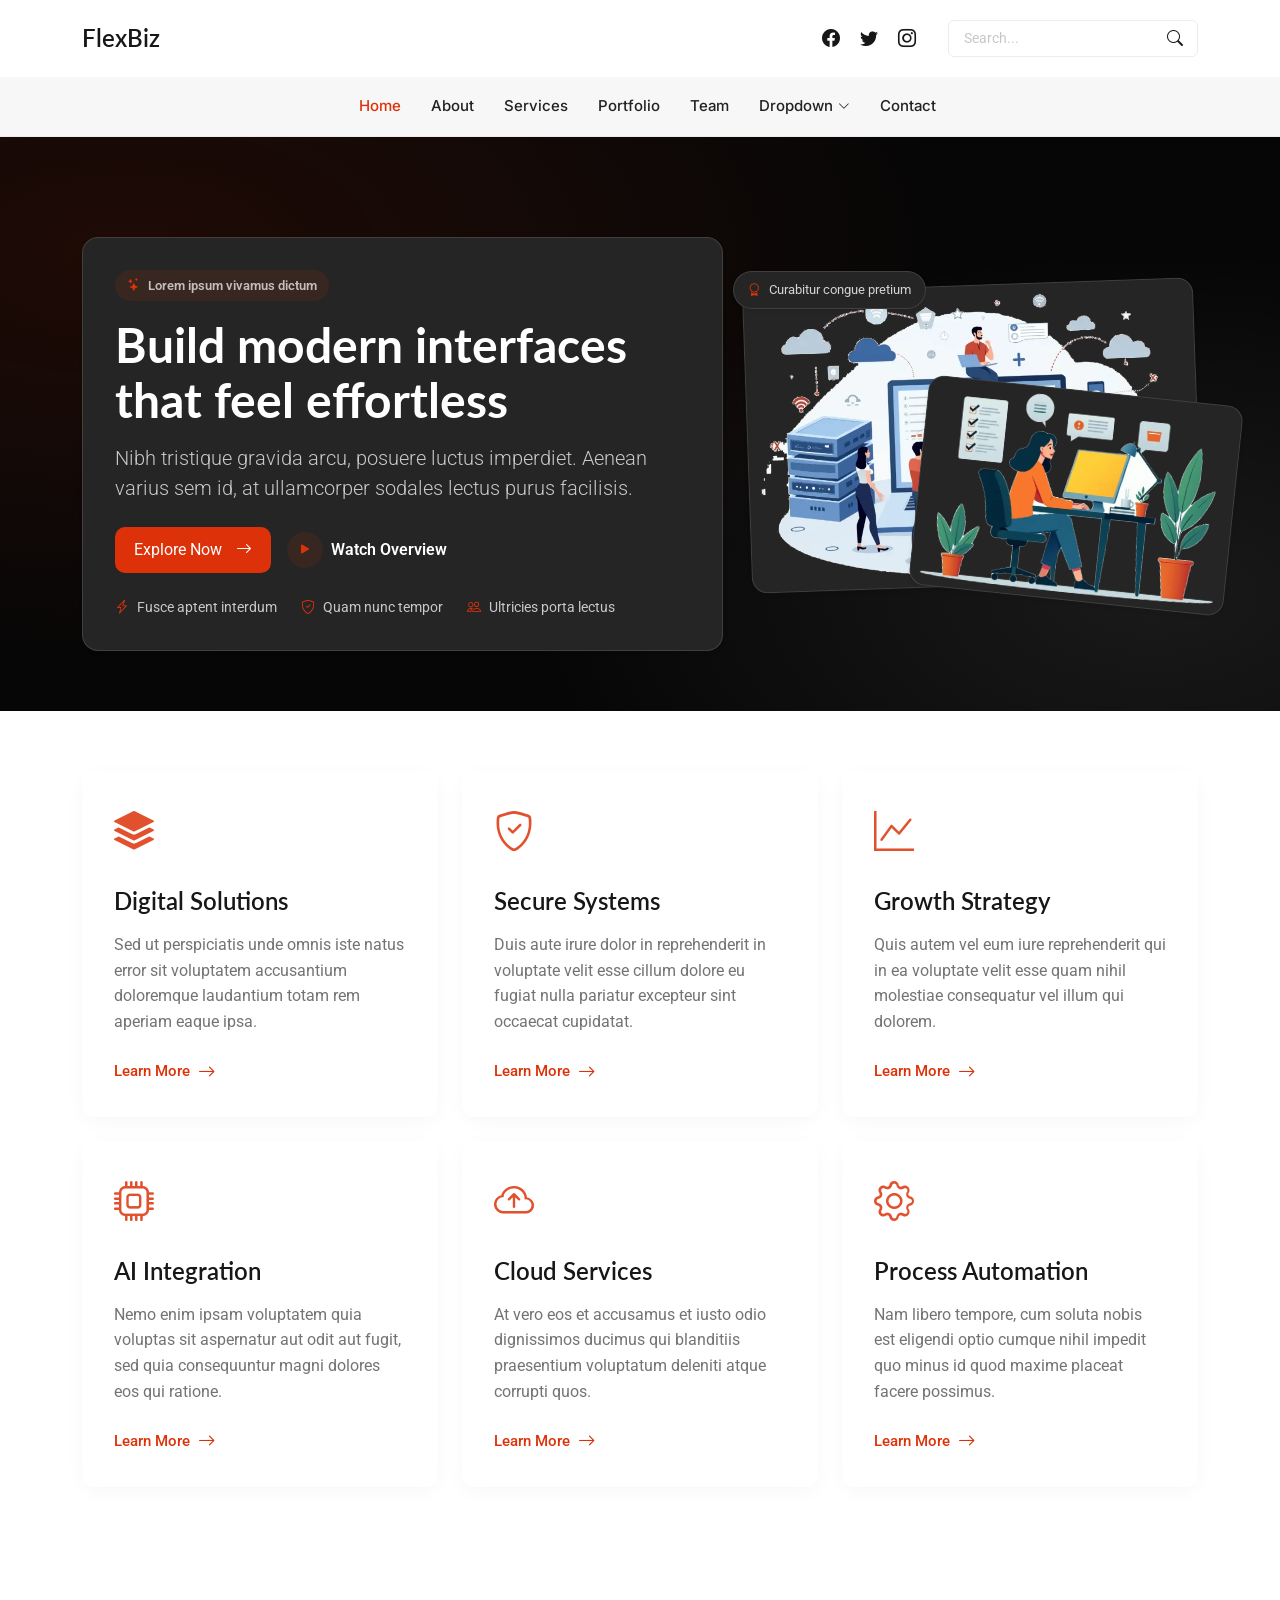
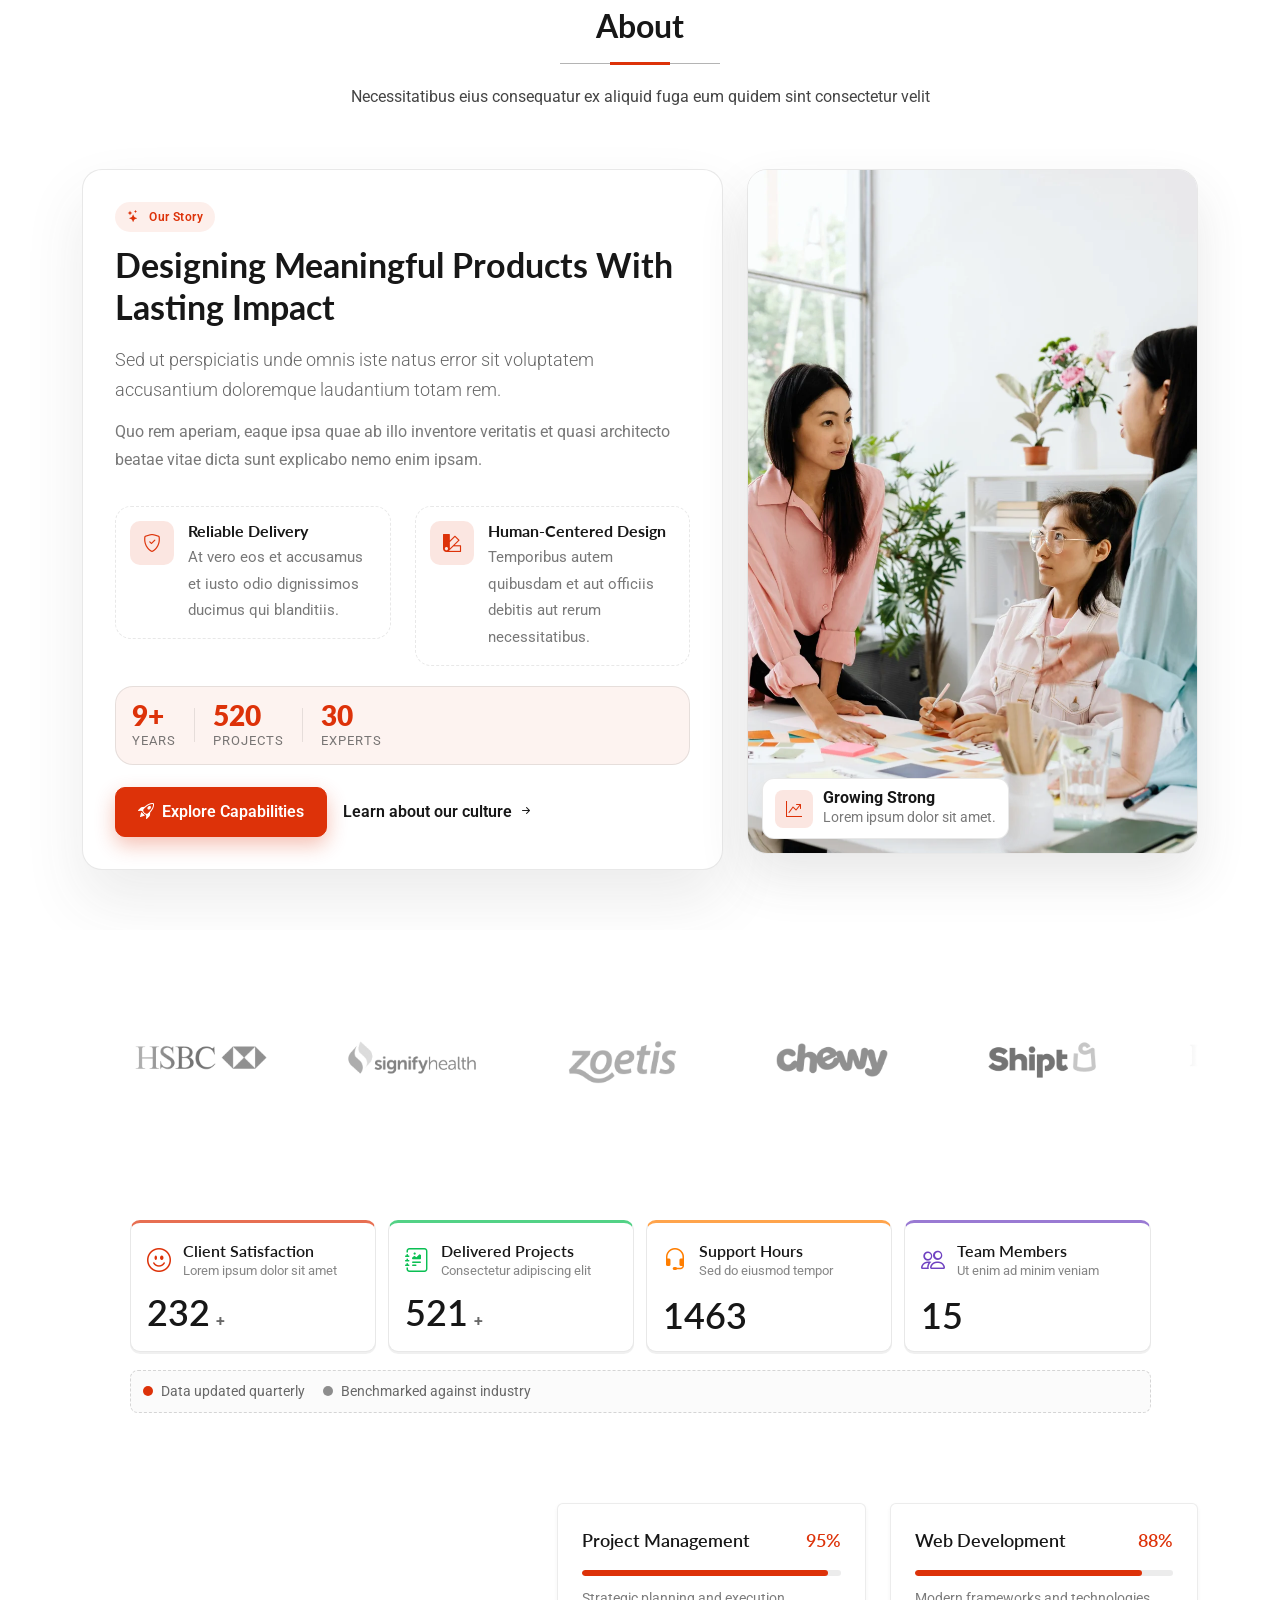
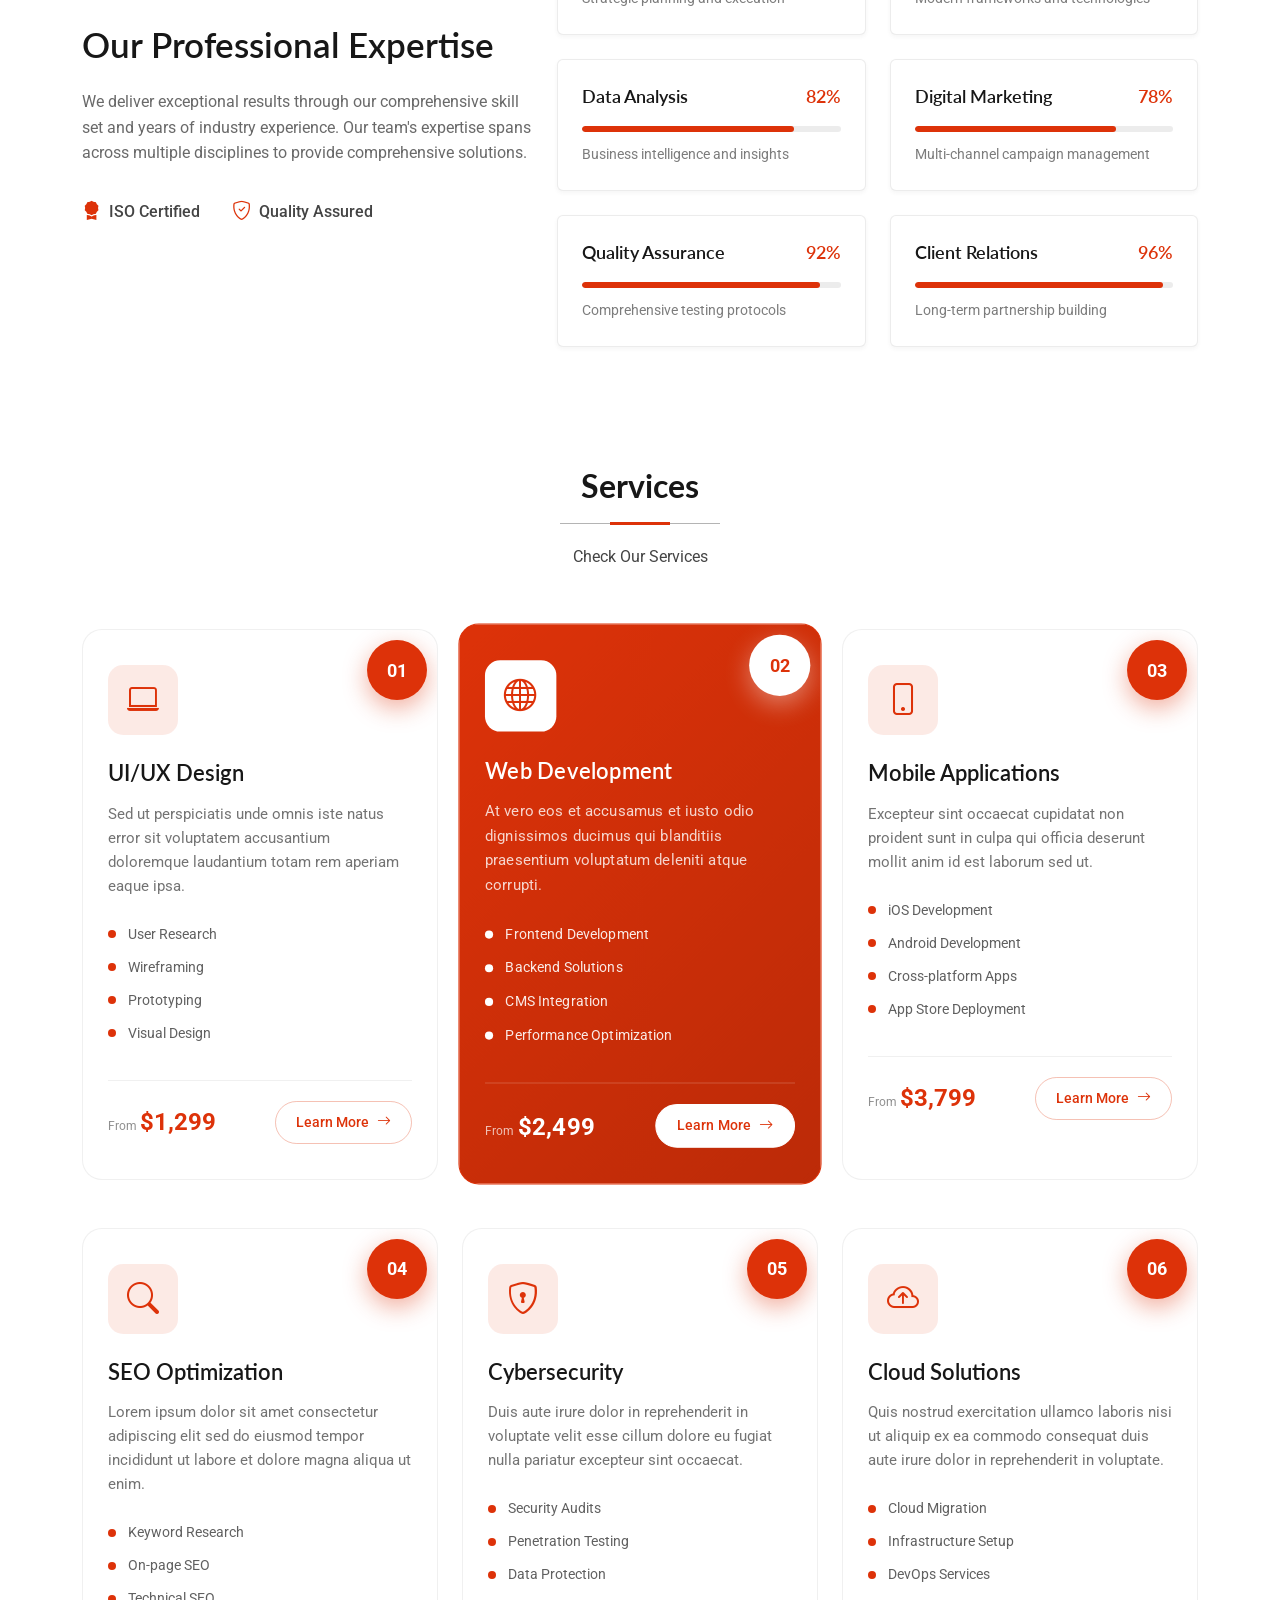
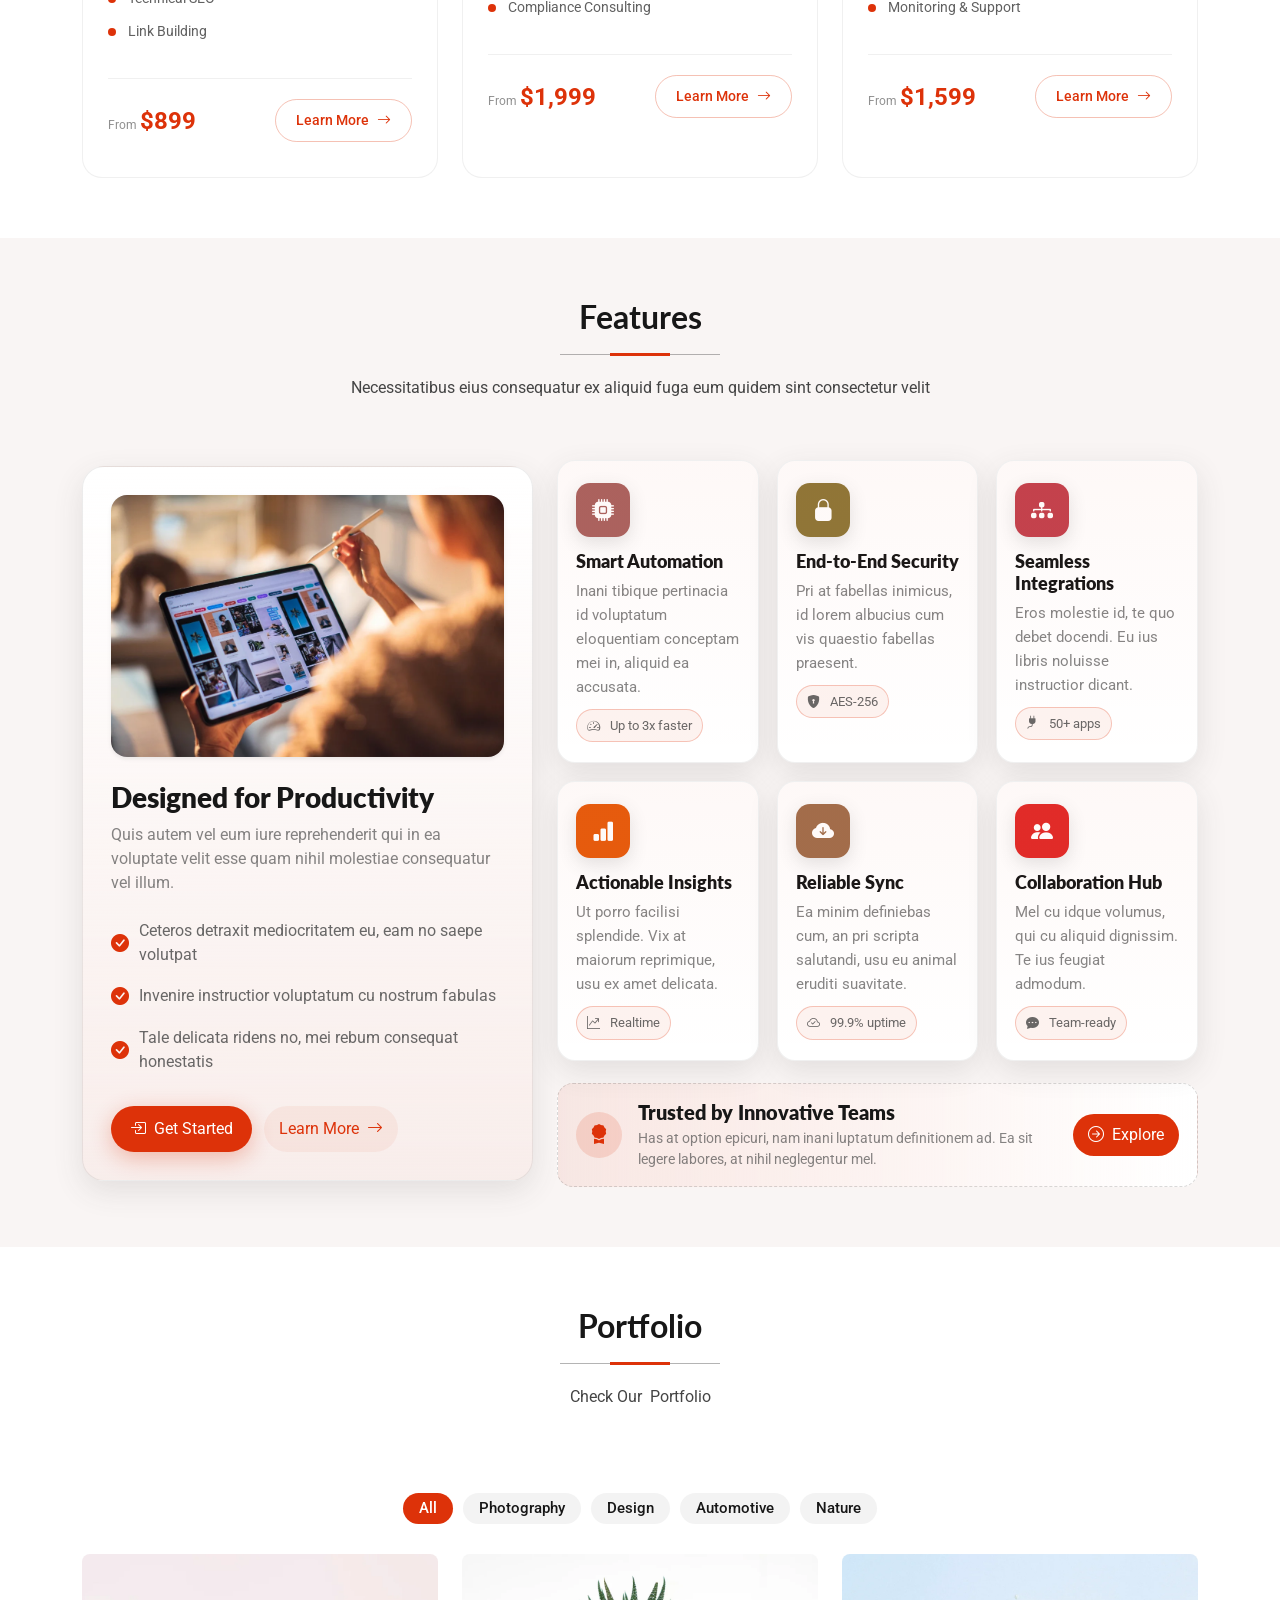
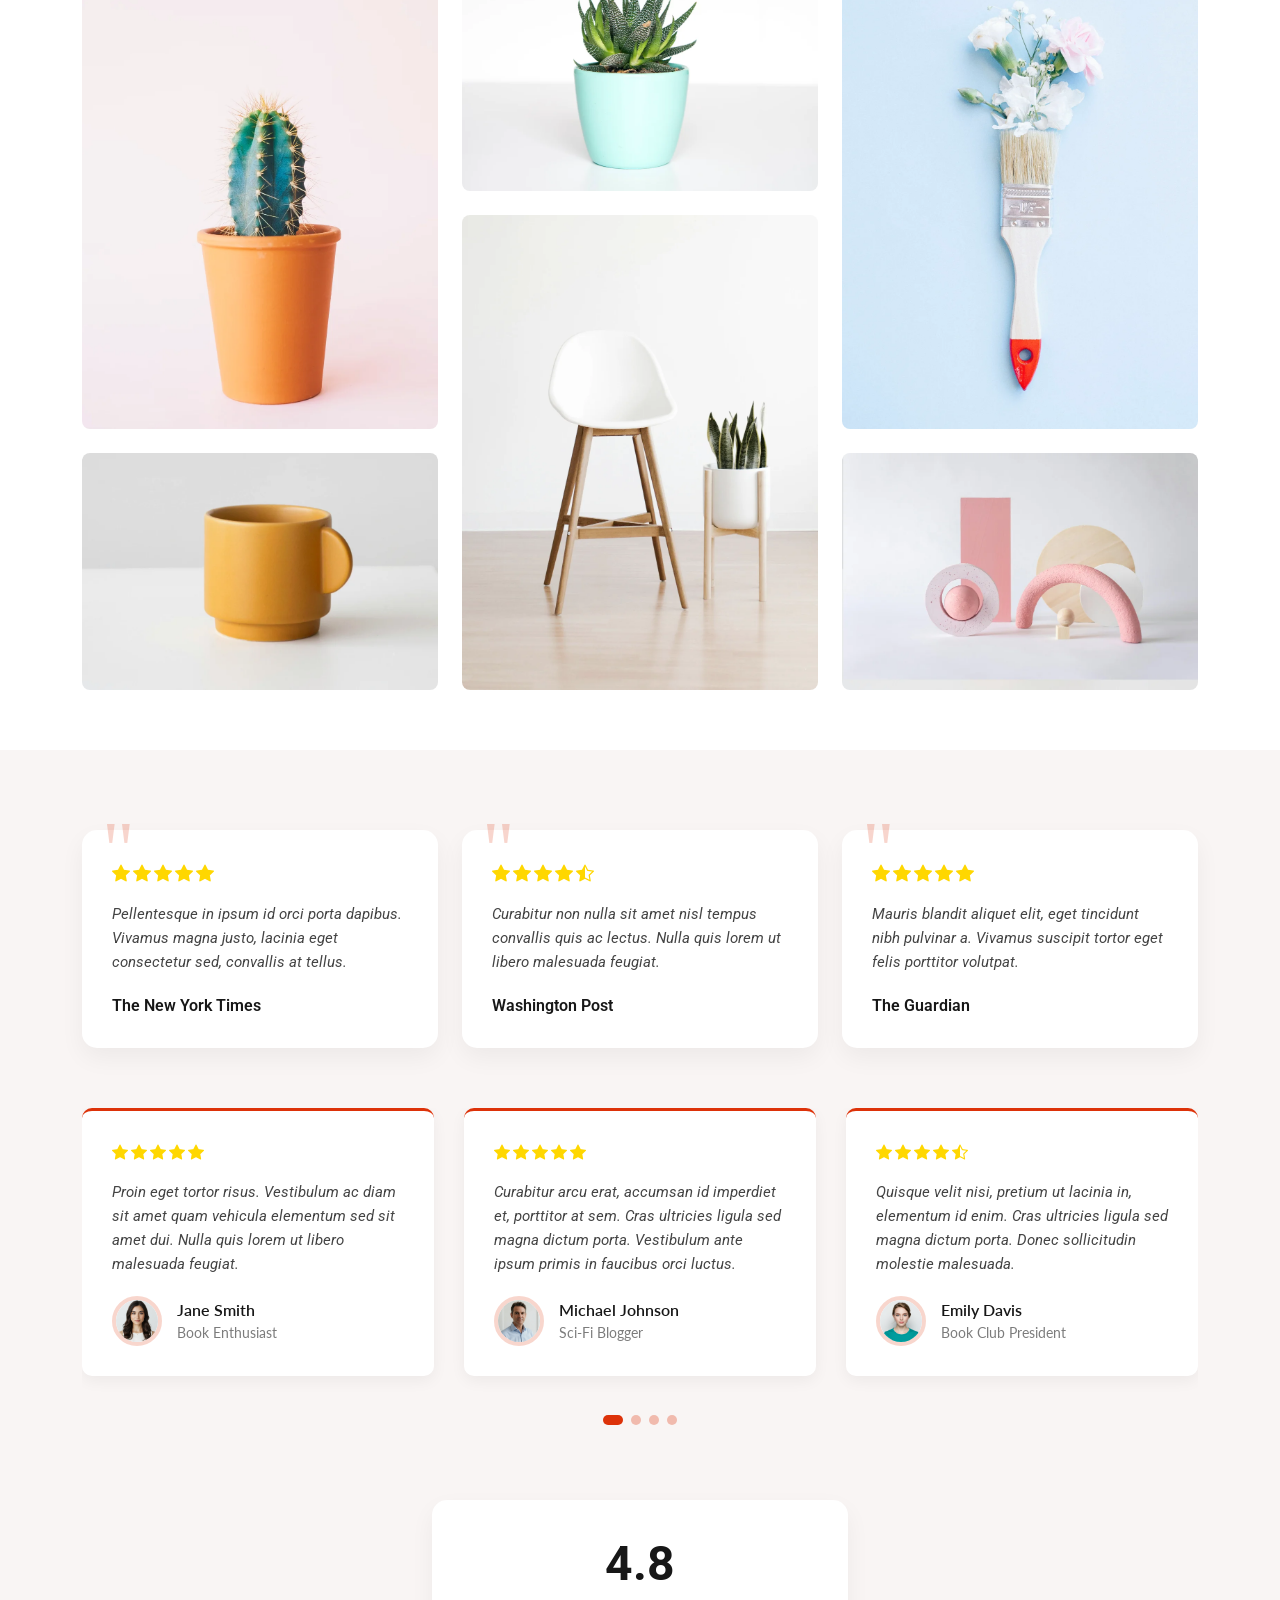
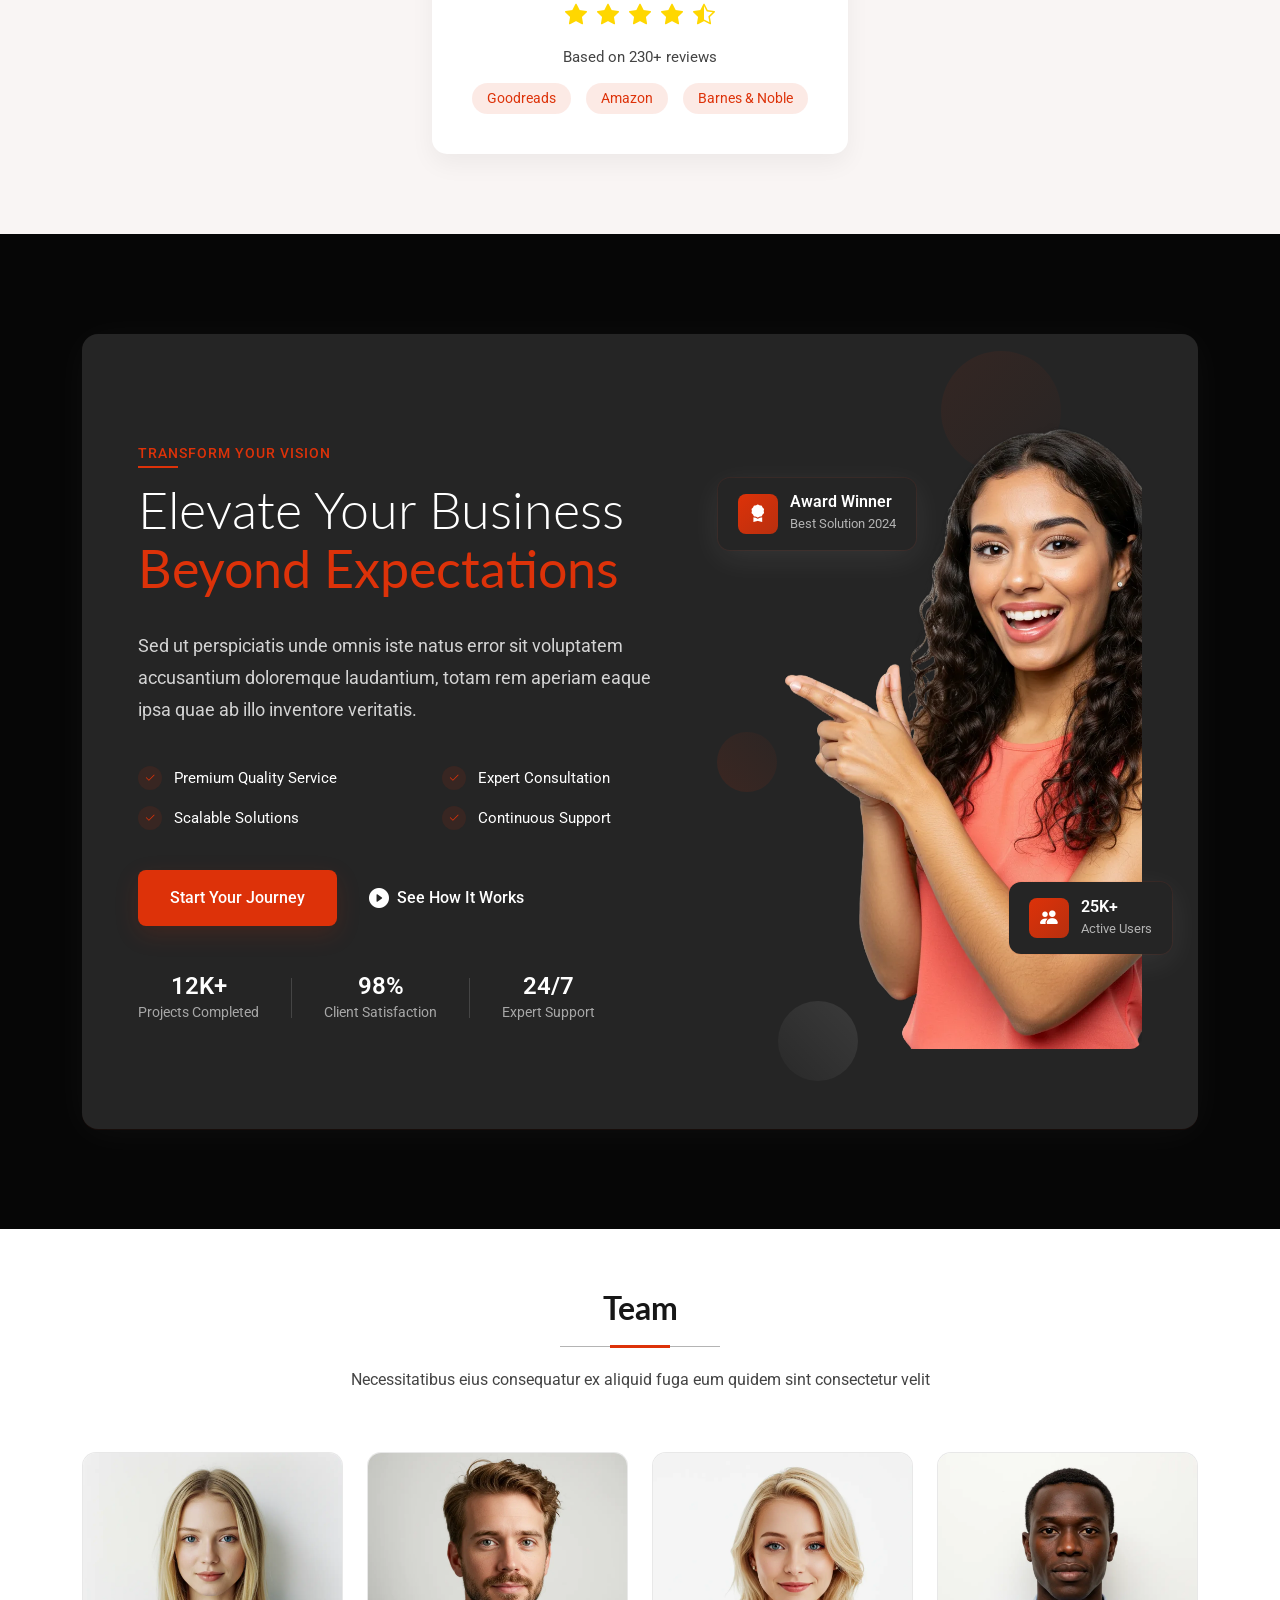
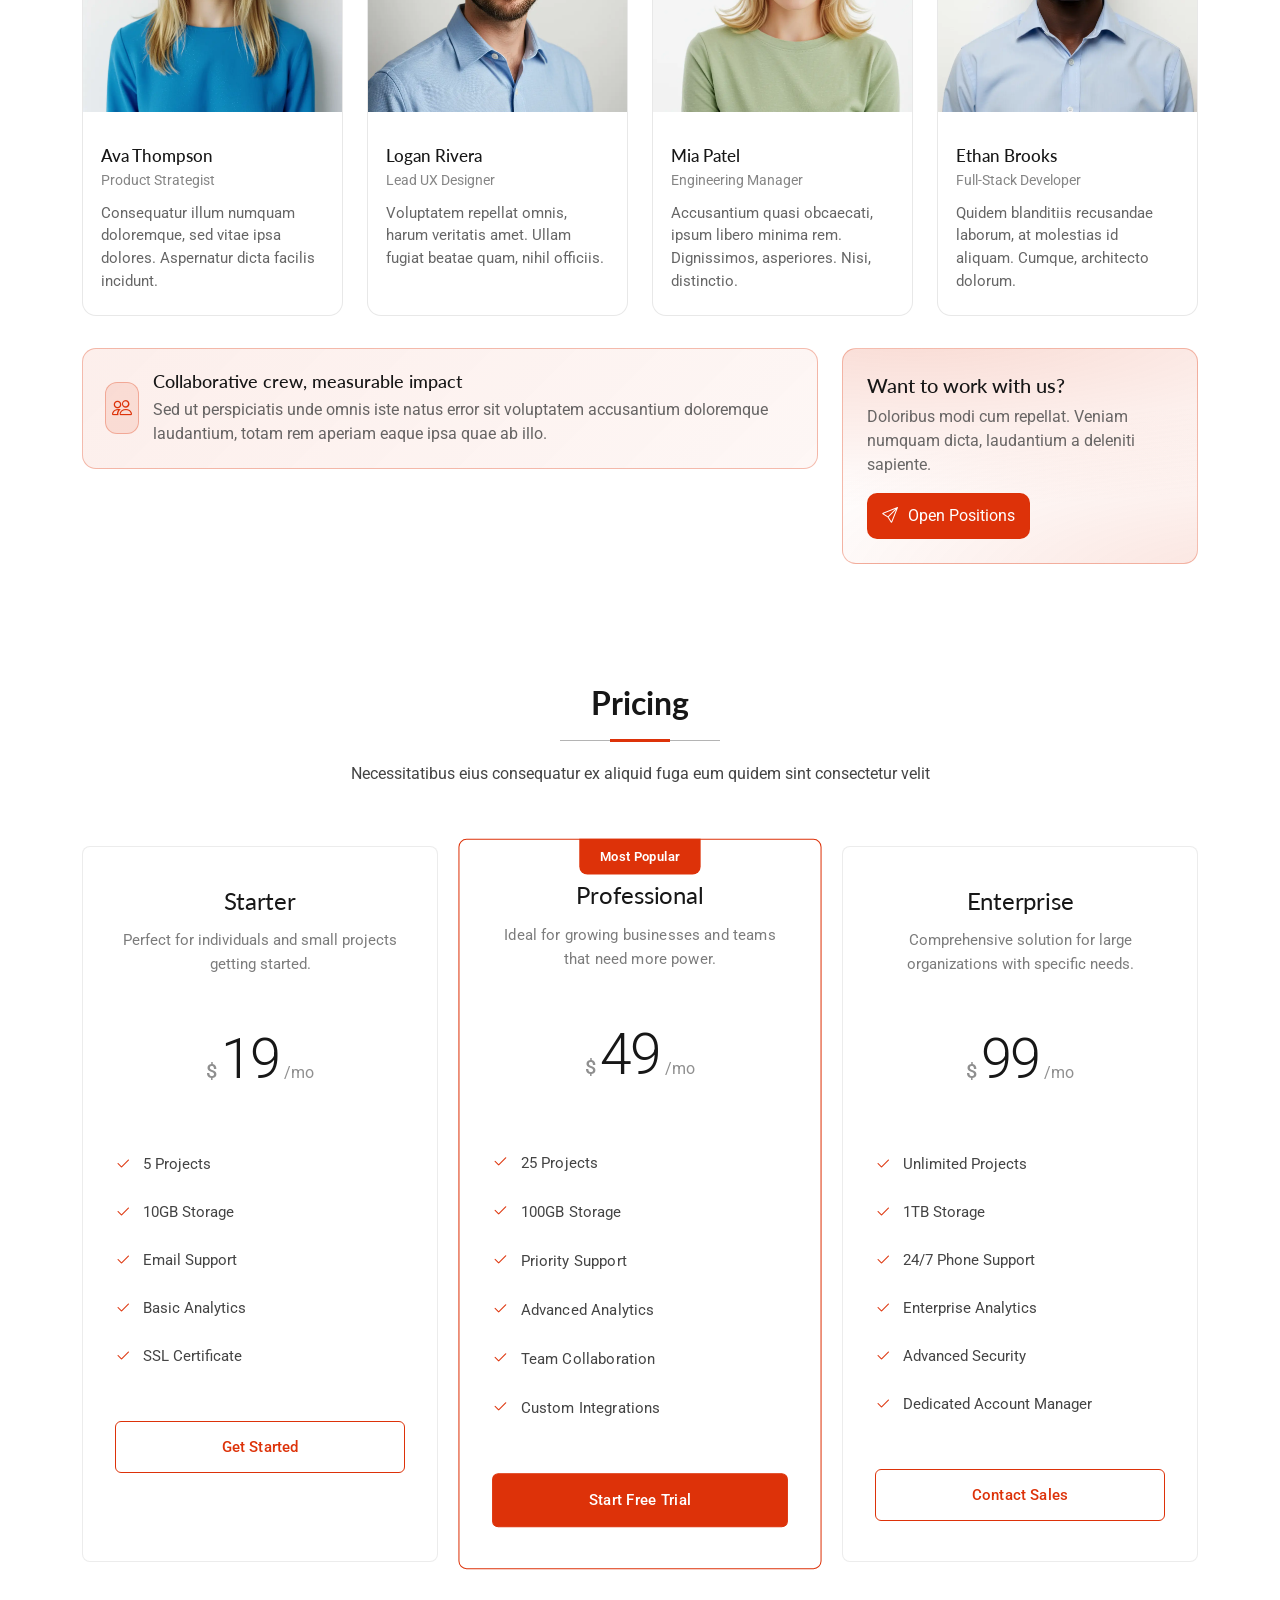
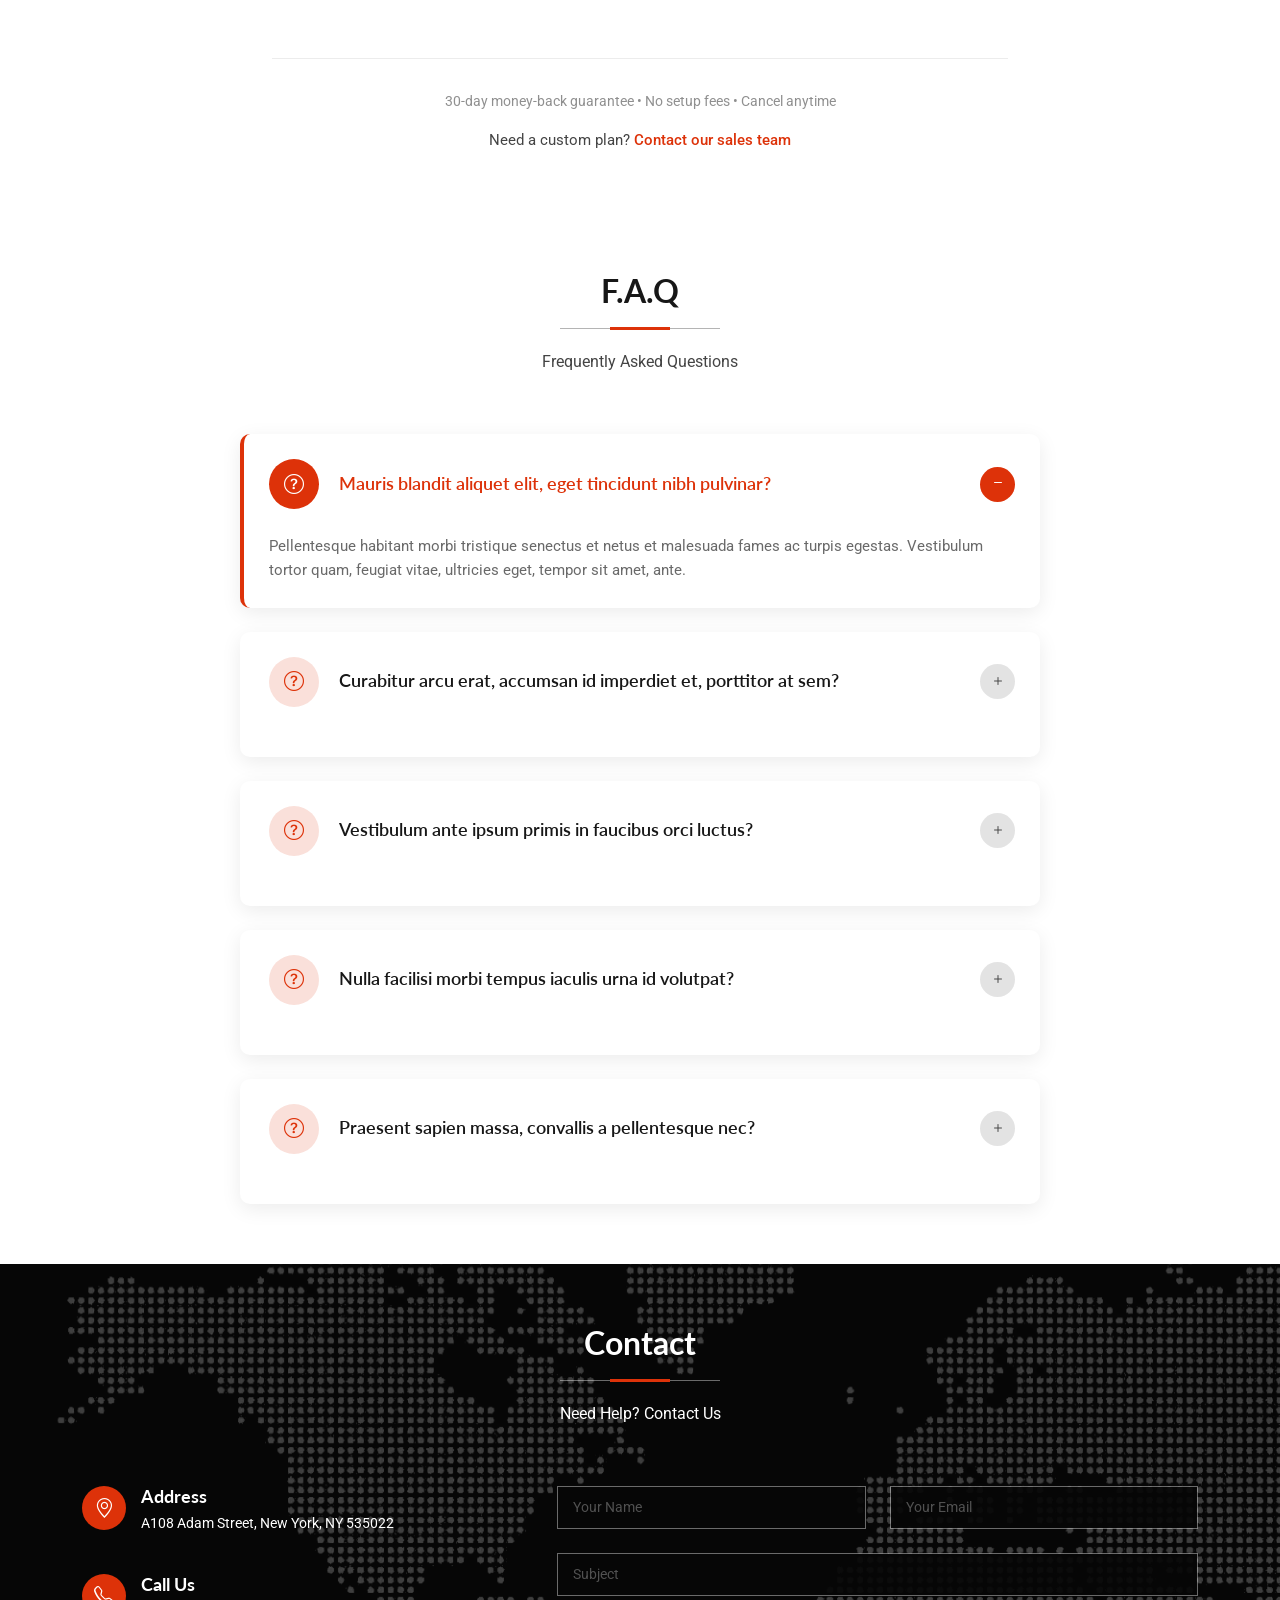
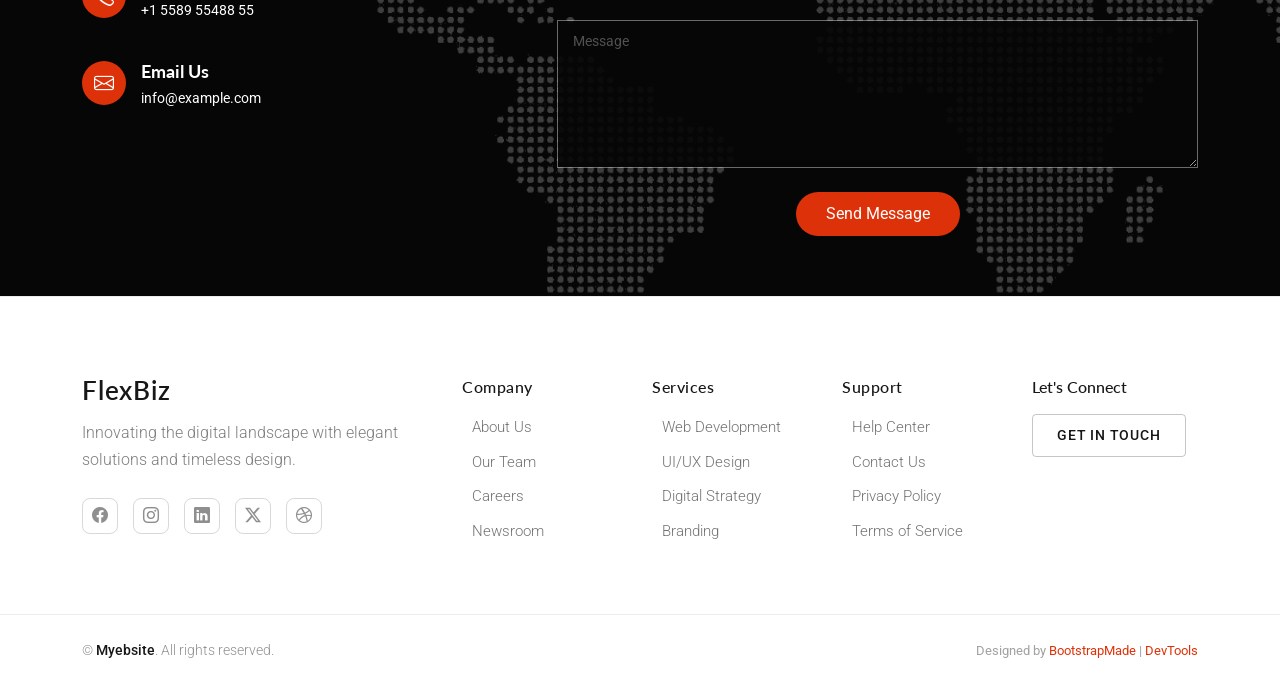
<file: public/FlexBiz/index.html>
<!DOCTYPE html>
<html lang="en">

<head>
  <meta charset="utf-8">
  <meta content="width=device-width, initial-scale=1.0" name="viewport">
  <title>Index - FlexBiz Bootstrap Template</title>
  <meta name="description" content="">
  <meta name="keywords" content="">

  <!-- Favicons -->
  <link href="assets/img/favicon.png" rel="icon">
  <link href="assets/img/apple-touch-icon.png" rel="apple-touch-icon">

  <!-- Fonts -->
  <link href="https://fonts.googleapis.com" rel="preconnect">
  <link href="https://fonts.gstatic.com" rel="preconnect" crossorigin>
  <link href="https://fonts.googleapis.com/css2?family=Roboto:ital,wght@0,100;0,300;0,400;0,500;0,700;0,900;1,100;1,300;1,400;1,500;1,700;1,900&family=Lato:ital,wght@0,100;0,300;0,400;0,700;0,900;1,100;1,300;1,400;1,700;1,900&family=Inter:wght@100;200;300;400;500;600;700;800;900&display=swap" rel="stylesheet">

  <!-- Vendor CSS Files -->
  <link href="assets/vendor/bootstrap/css/bootstrap.min.css" rel="stylesheet">
  <link href="assets/vendor/bootstrap-icons/bootstrap-icons.css" rel="stylesheet">
  <link href="assets/vendor/aos/aos.css" rel="stylesheet">
  <link href="assets/vendor/glightbox/css/glightbox.min.css" rel="stylesheet">
  <link href="assets/vendor/swiper/swiper-bundle.min.css" rel="stylesheet">

  <!-- Main CSS File -->
  <link href="assets/css/main.css" rel="stylesheet">

  <!-- =======================================================
  * Template Name: FlexBiz
  * Template URL: https://bootstrapmade.com/flexbiz-bootstrap-business-template/
  * Updated: Aug 04 2025 with Bootstrap v5.3.7
  * Author: BootstrapMade.com
  * License: https://bootstrapmade.com/license/
  ======================================================== -->
</head>

<body class="index-page">

  <header id="header" class="header sticky-top">
    <div class="container-fluid container-xl position-relative">

      <div class="top-row d-flex align-items-center justify-content-between">
        <a href="index.html" class="logo d-flex align-items-center">
          <!-- Uncomment the line below if you also wish to use an image logo -->
          <!-- <img src="assets/img/logo.webp" alt=""> -->
          <h1 class="sitename">FlexBiz</h1>
        </a>

        <div class="d-flex align-items-center">
          <div class="social-links">
            <a href="#" class="facebook"><i class="bi bi-facebook"></i></a>
            <a href="#" class="twitter"><i class="bi bi-twitter"></i></a>
            <a href="#" class="instagram"><i class="bi bi-instagram"></i></a>
          </div>

          <form class="search-form ms-4">
            <input type="text" placeholder="Search..." class="form-control">
            <button type="submit" class="btn"><i class="bi bi-search"></i></button>
          </form>
        </div>
      </div>

    </div>

    <div class="nav-wrap">
      <div class="container d-flex justify-content-center position-relative">
        <nav id="navmenu" class="navmenu">
          <ul>
            <li><a href="#hero" class="active">Home</a></li>
            <li><a href="#about">About</a></li>
            <li><a href="#services">Services</a></li>
            <li><a href="#portfolio">Portfolio</a></li>
            <li><a href="#team">Team</a></li>
            <li class="dropdown"><a href="#"><span>Dropdown</span> <i class="bi bi-chevron-down toggle-dropdown"></i></a>
              <ul>
                <li><a href="#">Dropdown 1</a></li>
                <li class="dropdown"><a href="#"><span>Deep Dropdown</span> <i class="bi bi-chevron-down toggle-dropdown"></i></a>
                  <ul>
                    <li><a href="#">Deep Dropdown 1</a></li>
                    <li><a href="#">Deep Dropdown 2</a></li>
                    <li><a href="#">Deep Dropdown 3</a></li>
                    <li><a href="#">Deep Dropdown 4</a></li>
                    <li><a href="#">Deep Dropdown 5</a></li>
                  </ul>
                </li>
                <li><a href="#">Dropdown 2</a></li>
                <li><a href="#">Dropdown 3</a></li>
                <li><a href="#">Dropdown 4</a></li>
              </ul>
            </li>
            <li><a href="#contact">Contact</a></li>
          </ul>
          <i class="mobile-nav-toggle d-xl-none bi bi-list"></i>
        </nav>
      </div>
    </div>

  </header>

  <main class="main">

    <!-- Hero Section -->
    <section id="hero" class="hero section dark-background">

      <div class="container" data-aos="fade-up" data-aos-delay="100">

        <div class="row align-items-center gy-5">
          <div class="col-lg-7">
            <div class="hero-card shadow-sm" data-aos="fade-right" data-aos-delay="150">
              <div class="eyebrow d-inline-flex align-items-center mb-3">
                <i class="bi bi-stars me-2"></i>
                <span>Lorem ipsum vivamus dictum</span>
              </div>
              <div class="content">
                <h2 class="display-5 fw-bold mb-3">Build modern interfaces that feel effortless</h2>
                <p class="lead mb-4">Nibh tristique gravida arcu, posuere luctus imperdiet. Aenean varius sem id, at ullamcorper sodales lectus purus facilisis.</p>
                <div class="d-flex flex-wrap gap-3">
                  <a href="#about" class="btn btn-primary-ghost">
                    <span>Explore Now</span>
                    <i class="bi bi-arrow-right ms-2"></i>
                  </a>
                  <a href="https://www.youtube.com/watch?v=Y7f98aduVJ8" class="glightbox btn-video d-inline-flex align-items-center">
                    <span class="play-icon d-inline-flex align-items-center justify-content-center me-2">
                      <i class="bi bi-play-fill"></i>
                    </span>
                    <span>Watch Overview</span>
                  </a>
                </div>
                <div class="mini-stats d-flex flex-wrap gap-4 mt-4" data-aos="zoom-in" data-aos-delay="250">
                  <div class="stat d-flex align-items-center">
                    <i class="bi bi-lightning-charge me-2"></i>
                    <span>Fusce aptent interdum</span>
                  </div>
                  <div class="stat d-flex align-items-center">
                    <i class="bi bi-shield-check me-2"></i>
                    <span>Quam nunc tempor</span>
                  </div>
                  <div class="stat d-flex align-items-center">
                    <i class="bi bi-people me-2"></i>
                    <span>Ultricies porta lectus</span>
                  </div>
                </div>
              </div>
            </div>
          </div>

          <div class="col-lg-5">
            <div class="media-stack" data-aos="zoom-in" data-aos-delay="200">
              <figure class="media primary shadow-sm">
                <img src="assets/img/illustration/illustration-8.webp" class="img-fluid" alt="Hero visual">
              </figure>
              <figure class="media secondary shadow-sm">
                <img src="assets/img/illustration/illustration-15.webp" class="img-fluid" alt="Supporting visual">
              </figure>
              <div class="floating-badge d-flex align-items-center shadow-sm" data-aos="fade-down" data-aos-delay="300">
                <i class="bi bi-award me-2"></i>
                <span>Curabitur congue pretium</span>
              </div>
            </div>
          </div>
        </div>

      </div>

    </section><!-- /Hero Section -->

    <!-- Featured Services Section -->
    <section id="featured-services" class="featured-services section">

      <div class="container" data-aos="fade-up" data-aos-delay="100">

        <div class="row g-4">

          <!-- Card 1 -->
          <div class="col-lg-4 col-md-6" data-aos="fade-up" data-aos-delay="100">
            <div class="service-item">
              <div class="icon">
                <i class="bi bi-stack"></i>
              </div>
              <h3>Digital Solutions</h3>
              <p>Sed ut perspiciatis unde omnis iste natus error sit voluptatem accusantium doloremque laudantium totam rem aperiam eaque ipsa.</p>
              <div class="card-links">
                <a href="#" class="link-item">
                  Learn More
                  <i class="bi bi-arrow-right"></i>
                </a>
              </div>
            </div>
          </div><!-- End Service Item -->

          <!-- Card 2 -->
          <div class="col-lg-4 col-md-6" data-aos="fade-up" data-aos-delay="200">
            <div class="service-item">
              <div class="icon">
                <i class="bi bi-shield-check"></i>
              </div>
              <h3>Secure Systems</h3>
              <p>Duis aute irure dolor in reprehenderit in voluptate velit esse cillum dolore eu fugiat nulla pariatur excepteur sint occaecat cupidatat.</p>
              <div class="card-links">
                <a href="#" class="link-item">
                  Learn More
                  <i class="bi bi-arrow-right"></i>
                </a>
              </div>
            </div>
          </div><!-- End Service Item -->

          <!-- Card 3 -->
          <div class="col-lg-4 col-md-6" data-aos="fade-up" data-aos-delay="300">
            <div class="service-item">
              <div class="icon">
                <i class="bi bi-graph-up"></i>
              </div>
              <h3>Growth Strategy</h3>
              <p>Quis autem vel eum iure reprehenderit qui in ea voluptate velit esse quam nihil molestiae consequatur vel illum qui dolorem.</p>
              <div class="card-links">
                <a href="#" class="link-item">
                  Learn More
                  <i class="bi bi-arrow-right"></i>
                </a>
              </div>
            </div>
          </div><!-- End Service Item -->

          <!-- Card 4 -->
          <div class="col-lg-4 col-md-6" data-aos="fade-up" data-aos-delay="100">
            <div class="service-item">
              <div class="icon">
                <i class="bi bi-cpu"></i>
              </div>
              <h3>AI Integration</h3>
              <p>Nemo enim ipsam voluptatem quia voluptas sit aspernatur aut odit aut fugit, sed quia consequuntur magni dolores eos qui ratione.</p>
              <div class="card-links">
                <a href="#" class="link-item">
                  Learn More
                  <i class="bi bi-arrow-right"></i>
                </a>
              </div>
            </div>
          </div><!-- End Service Item -->

          <!-- Card 5 -->
          <div class="col-lg-4 col-md-6" data-aos="fade-up" data-aos-delay="200">
            <div class="service-item">
              <div class="icon">
                <i class="bi bi-cloud-arrow-up"></i>
              </div>
              <h3>Cloud Services</h3>
              <p>At vero eos et accusamus et iusto odio dignissimos ducimus qui blanditiis praesentium voluptatum deleniti atque corrupti quos.</p>
              <div class="card-links">
                <a href="#" class="link-item">
                  Learn More
                  <i class="bi bi-arrow-right"></i>
                </a>
              </div>
            </div>
          </div><!-- End Service Item -->

          <!-- Card 6 -->
          <div class="col-lg-4 col-md-6" data-aos="fade-up" data-aos-delay="300">
            <div class="service-item">
              <div class="icon">
                <i class="bi bi-gear"></i>
              </div>
              <h3>Process Automation</h3>
              <p>Nam libero tempore, cum soluta nobis est eligendi optio cumque nihil impedit quo minus id quod maxime placeat facere possimus.</p>
              <div class="card-links">
                <a href="#" class="link-item">
                  Learn More
                  <i class="bi bi-arrow-right"></i>
                </a>
              </div>
            </div>
          </div><!-- End Service Item -->

        </div>

      </div>

    </section><!-- /Featured Services Section -->

    <!-- About Section -->
    <section id="about" class="about section">

      <!-- Section Title -->
      <div class="container section-title" data-aos="fade-up">
        <h2>About</h2>
        <p>Necessitatibus eius consequatur ex aliquid fuga eum quidem sint consectetur velit</p>
      </div><!-- End Section Title -->

      <div class="container" data-aos="fade-up" data-aos-delay="100">

        <div class="row g-4 align-items-stretch">

          <div class="col-lg-5 order-lg-2" data-aos="fade-left" data-aos-delay="200">
            <aside class="showcase">
              <figure class="showcase-main">
                <img src="assets/img/about/about-portrait-7.webp" alt="Our Journey" class="img-fluid">
                <figcaption class="badge-note" data-aos="zoom-in" data-aos-delay="350">
                  <i class="bi bi-graph-up-arrow"></i>
                  <div>
                    <strong>Growing Strong</strong>
                    <small>Lorem ipsum dolor sit amet.</small>
                  </div>
                </figcaption>
              </figure>
            </aside>
          </div>

          <div class="col-lg-7 order-lg-1" data-aos="fade-right" data-aos-delay="200">
            <article class="intro-card">
              <div class="intro-head">
                <span class="kicker"><i class="bi bi-stars me-1"></i>Our Story</span>
                <h2>Designing Meaningful Products With Lasting Impact</h2>
              </div>

              <div class="intro-body">
                <p class="lead">Sed ut perspiciatis unde omnis iste natus error sit voluptatem accusantium doloremque laudantium totam rem.</p>
                <p>Quo rem aperiam, eaque ipsa quae ab illo inventore veritatis et quasi architecto beatae vitae dicta sunt explicabo nemo enim ipsam.</p>

                <div class="feature-list row gy-3">
                  <div class="col-md-6" data-aos="fade-up" data-aos-delay="250">
                    <div class="feature-item">
                      <i class="bi bi-shield-check"></i>
                      <div class="text">
                        <h6>Reliable Delivery</h6>
                        <p>At vero eos et accusamus et iusto odio dignissimos ducimus qui blanditiis.</p>
                      </div>
                    </div>
                  </div>
                  <div class="col-md-6" data-aos="fade-up" data-aos-delay="300">
                    <div class="feature-item">
                      <i class="bi bi-palette2"></i>
                      <div class="text">
                        <h6>Human-Centered Design</h6>
                        <p>Temporibus autem quibusdam et aut officiis debitis aut rerum necessitatibus.</p>
                      </div>
                    </div>
                  </div>
                </div>

                <div class="metric-band" data-aos="fade-up" data-aos-delay="350">
                  <div class="metric">
                    <span class="value">9+</span>
                    <span class="label">Years</span>
                  </div>
                  <div class="divider"></div>
                  <div class="metric">
                    <span class="value">520</span>
                    <span class="label">Projects</span>
                  </div>
                  <div class="divider"></div>
                  <div class="metric">
                    <span class="value">30</span>
                    <span class="label">Experts</span>
                  </div>
                </div>

                <div class="actions d-flex flex-wrap align-items-center gap-3" data-aos="fade-up" data-aos-delay="400">
                  <a href="#" class="btn btn-accent">
                    <i class="bi bi-rocket-takeoff me-1"></i> Explore Capabilities
                  </a>
                  <a href="#" class="link-more">
                    Learn about our culture <i class="bi bi-arrow-right-short"></i>
                  </a>
                </div>
              </div>
            </article>
          </div>

        </div>

      </div>

    </section><!-- /About Section -->

    <!-- Clients Section -->
    <section id="clients" class="clients section">

      <div class="container" data-aos="fade-up">
        <div class="clients-wrapper">
          <div class="clients-track">
            <div class="client-logo">
              <img src="assets/img/clients/clients-2.webp" class="img-fluid" alt="Client 1" loading="lazy">
            </div>

            <div class="client-logo">
              <img src="assets/img/clients/clients-5.webp" class="img-fluid" alt="Client 2" loading="lazy">
            </div>

            <div class="client-logo">
              <img src="assets/img/clients/clients-8.webp" class="img-fluid" alt="Client 3" loading="lazy">
            </div>

            <div class="client-logo">
              <img src="assets/img/clients/clients-11.webp" class="img-fluid" alt="Client 4" loading="lazy">
            </div>

            <div class="client-logo">
              <img src="assets/img/clients/clients-14.webp" class="img-fluid" alt="Client 5" loading="lazy">
            </div>

            <div class="client-logo">
              <img src="assets/img/clients/clients-3.webp" class="img-fluid" alt="Client 6" loading="lazy">
            </div>

            <div class="client-logo">
              <img src="assets/img/clients/clients-6.webp" class="img-fluid" alt="Client 7" loading="lazy">
            </div>

            <div class="client-logo">
              <img src="assets/img/clients/clients-9.webp" class="img-fluid" alt="Client 8" loading="lazy">
            </div>
          </div>
        </div>

      </div>

    </section><!-- /Clients Section -->

    <!-- Stats Section -->
    <section id="stats" class="stats section">

      <div class="container" data-aos="fade-up" data-aos-delay="100">

        <div class="row justify-content-center">
          <div class="col-lg-11">
            <div class="stats-board">
              <article class="stat-tile" data-aos="fade-up" data-aos-delay="150">
                <div class="tile-head">
                  <i class="bi bi-emoji-smile"></i>
                  <div class="label">
                    <h6 class="title">Client Satisfaction</h6>
                    <small class="hint">Lorem ipsum dolor sit amet</small>
                  </div>
                </div>
                <div class="tile-metric">
                  <span class="metric-number purecounter" data-purecounter-start="0" data-purecounter-end="232" data-purecounter-duration="1"></span>
                  <span class="metric-suffix">+</span>
                </div>
              </article><!-- End Stat Tile -->

              <article class="stat-tile" data-aos="fade-up" data-aos-delay="200">
                <div class="tile-head">
                  <i class="bi bi-journal-richtext"></i>
                  <div class="label">
                    <h6 class="title">Delivered Projects</h6>
                    <small class="hint">Consectetur adipiscing elit</small>
                  </div>
                </div>
                <div class="tile-metric">
                  <span class="metric-number purecounter" data-purecounter-start="0" data-purecounter-end="521" data-purecounter-duration="1"></span>
                  <span class="metric-suffix">+</span>
                </div>
              </article><!-- End Stat Tile -->

              <article class="stat-tile" data-aos="fade-up" data-aos-delay="250">
                <div class="tile-head">
                  <i class="bi bi-headset"></i>
                  <div class="label">
                    <h6 class="title">Support Hours</h6>
                    <small class="hint">Sed do eiusmod tempor</small>
                  </div>
                </div>
                <div class="tile-metric">
                  <span class="metric-number purecounter" data-purecounter-start="0" data-purecounter-end="1463" data-purecounter-duration="1"></span>
                </div>
              </article><!-- End Stat Tile -->

              <article class="stat-tile" data-aos="fade-up" data-aos-delay="300">
                <div class="tile-head">
                  <i class="bi bi-people"></i>
                  <div class="label">
                    <h6 class="title">Team Members</h6>
                    <small class="hint">Ut enim ad minim veniam</small>
                  </div>
                </div>
                <div class="tile-metric">
                  <span class="metric-number purecounter" data-purecounter-start="0" data-purecounter-end="15" data-purecounter-duration="1"></span>
                </div>
              </article><!-- End Stat Tile -->
            </div>

            <div class="legend-row" data-aos="fade-down" data-aos-delay="350">
              <div class="legend-item">
                <span class="dot dot-primary"></span>
                <span class="text">Data updated quarterly</span>
              </div>
              <div class="legend-item">
                <span class="dot dot-neutral"></span>
                <span class="text">Benchmarked against industry</span>
              </div>
            </div>
          </div>
        </div>

      </div>

    </section><!-- /Stats Section -->

    <!-- Skills Section -->
    <section id="skills" class="skills section">

      <div class="container" data-aos="fade-up" data-aos-delay="100">

        <div class="row align-items-center">

          <div class="col-lg-5">
            <div class="skills-header">
              <h3>Our Professional Expertise</h3>
              <p>
                We deliver exceptional results through our comprehensive skill set and years of industry experience. Our team's expertise spans across multiple disciplines to provide comprehensive solutions.
              </p>
              <div class="certifications">
                <div class="cert-item" data-aos="fade-right" data-aos-delay="200">
                  <i class="bi bi-award-fill"></i>
                  <span>ISO Certified</span>
                </div>
                <div class="cert-item" data-aos="fade-right" data-aos-delay="250">
                  <i class="bi bi-shield-check"></i>
                  <span>Quality Assured</span>
                </div>
              </div>
            </div>
          </div>

          <div class="col-lg-7">
            <div class="skills-grid skills-animation" data-aos="fade-left" data-aos-delay="200">

              <div class="skill-item">
                <div class="skill-header">
                  <h4>Project Management</h4>
                  <span class="skill-value">95%</span>
                </div>
                <div class="skill-bar progress">
                  <div class="progress-bar" role="progressbar" aria-valuenow="95" aria-valuemin="0" aria-valuemax="100"></div>
                </div>
                <p>Strategic planning and execution</p>
              </div><!-- End Skills Item -->

              <div class="skill-item">
                <div class="skill-header">
                  <h4>Web Development</h4>
                  <span class="skill-value">88%</span>
                </div>
                <div class="skill-bar progress">
                  <div class="progress-bar" role="progressbar" aria-valuenow="88" aria-valuemin="0" aria-valuemax="100"></div>
                </div>
                <p>Modern frameworks and technologies</p>
              </div><!-- End Skills Item -->

              <div class="skill-item">
                <div class="skill-header">
                  <h4>Data Analysis</h4>
                  <span class="skill-value">82%</span>
                </div>
                <div class="skill-bar progress">
                  <div class="progress-bar" role="progressbar" aria-valuenow="82" aria-valuemin="0" aria-valuemax="100"></div>
                </div>
                <p>Business intelligence and insights</p>
              </div><!-- End Skills Item -->

              <div class="skill-item">
                <div class="skill-header">
                  <h4>Digital Marketing</h4>
                  <span class="skill-value">78%</span>
                </div>
                <div class="skill-bar progress">
                  <div class="progress-bar" role="progressbar" aria-valuenow="78" aria-valuemin="0" aria-valuemax="100"></div>
                </div>
                <p>Multi-channel campaign management</p>
              </div><!-- End Skills Item -->

              <div class="skill-item">
                <div class="skill-header">
                  <h4>Quality Assurance</h4>
                  <span class="skill-value">92%</span>
                </div>
                <div class="skill-bar progress">
                  <div class="progress-bar" role="progressbar" aria-valuenow="92" aria-valuemin="0" aria-valuemax="100"></div>
                </div>
                <p>Comprehensive testing protocols</p>
              </div><!-- End Skills Item -->

              <div class="skill-item">
                <div class="skill-header">
                  <h4>Client Relations</h4>
                  <span class="skill-value">96%</span>
                </div>
                <div class="skill-bar progress">
                  <div class="progress-bar" role="progressbar" aria-valuenow="96" aria-valuemin="0" aria-valuemax="100"></div>
                </div>
                <p>Long-term partnership building</p>
              </div><!-- End Skills Item -->

            </div>
          </div>

        </div>

      </div>

    </section><!-- /Skills Section -->

    <!-- Services Section -->
    <section id="services" class="services section">

      <!-- Section Title -->
      <div class="container section-title" data-aos="fade-up">
        <h2>Services</h2>
        <p>Check Our Services</p>
      </div><!-- End Section Title -->

      <div class="container" data-aos="fade-up" data-aos-delay="100">

        <!-- Services Grid -->
        <div class="row gy-5">
          <div class="col-lg-4 col-md-6" data-aos="fade-up" data-aos-delay="100">
            <div class="service-card">
              <div class="service-number">01</div>
              <div class="service-icon-wrapper">
                <div class="service-icon">
                  <i class="bi bi-laptop"></i>
                </div>
              </div>
              <div class="service-content">
                <h4>UI/UX Design</h4>
                <p>Sed ut perspiciatis unde omnis iste natus error sit voluptatem accusantium doloremque laudantium totam rem aperiam eaque ipsa.</p>
                <ul class="service-list">
                  <li>User Research</li>
                  <li>Wireframing</li>
                  <li>Prototyping</li>
                  <li>Visual Design</li>
                </ul>
                <div class="service-pricing">
                  <span class="price-tag">$1,299</span>
                  <a href="#" class="service-btn">
                    <span>Learn More</span>
                    <i class="bi bi-arrow-right"></i>
                  </a>
                </div>
              </div>
            </div>
          </div>

          <div class="col-lg-4 col-md-6" data-aos="fade-up" data-aos-delay="200">
            <div class="service-card featured">
              <div class="service-number">02</div>
              <div class="service-icon-wrapper">
                <div class="service-icon">
                  <i class="bi bi-globe"></i>
                </div>
              </div>
              <div class="service-content">
                <h4>Web Development</h4>
                <p>At vero eos et accusamus et iusto odio dignissimos ducimus qui blanditiis praesentium voluptatum deleniti atque corrupti.</p>
                <ul class="service-list">
                  <li>Frontend Development</li>
                  <li>Backend Solutions</li>
                  <li>CMS Integration</li>
                  <li>Performance Optimization</li>
                </ul>
                <div class="service-pricing">
                  <span class="price-tag">$2,499</span>
                  <a href="#" class="service-btn">
                    <span>Learn More</span>
                    <i class="bi bi-arrow-right"></i>
                  </a>
                </div>
              </div>
            </div>
          </div>

          <div class="col-lg-4 col-md-6" data-aos="fade-up" data-aos-delay="300">
            <div class="service-card">
              <div class="service-number">03</div>
              <div class="service-icon-wrapper">
                <div class="service-icon">
                  <i class="bi bi-phone"></i>
                </div>
              </div>
              <div class="service-content">
                <h4>Mobile Applications</h4>
                <p>Excepteur sint occaecat cupidatat non proident sunt in culpa qui officia deserunt mollit anim id est laborum sed ut.</p>
                <ul class="service-list">
                  <li>iOS Development</li>
                  <li>Android Development</li>
                  <li>Cross-platform Apps</li>
                  <li>App Store Deployment</li>
                </ul>
                <div class="service-pricing">
                  <span class="price-tag">$3,799</span>
                  <a href="#" class="service-btn">
                    <span>Learn More</span>
                    <i class="bi bi-arrow-right"></i>
                  </a>
                </div>
              </div>
            </div>
          </div>

          <div class="col-lg-4 col-md-6" data-aos="fade-up" data-aos-delay="400">
            <div class="service-card">
              <div class="service-number">04</div>
              <div class="service-icon-wrapper">
                <div class="service-icon">
                  <i class="bi bi-search"></i>
                </div>
              </div>
              <div class="service-content">
                <h4>SEO Optimization</h4>
                <p>Lorem ipsum dolor sit amet consectetur adipiscing elit sed do eiusmod tempor incididunt ut labore et dolore magna aliqua ut enim.</p>
                <ul class="service-list">
                  <li>Keyword Research</li>
                  <li>On-page SEO</li>
                  <li>Technical SEO</li>
                  <li>Link Building</li>
                </ul>
                <div class="service-pricing">
                  <span class="price-tag">$899</span>
                  <a href="#" class="service-btn">
                    <span>Learn More</span>
                    <i class="bi bi-arrow-right"></i>
                  </a>
                </div>
              </div>
            </div>
          </div>

          <div class="col-lg-4 col-md-6" data-aos="fade-up" data-aos-delay="500">
            <div class="service-card">
              <div class="service-number">05</div>
              <div class="service-icon-wrapper">
                <div class="service-icon">
                  <i class="bi bi-shield-lock"></i>
                </div>
              </div>
              <div class="service-content">
                <h4>Cybersecurity</h4>
                <p>Duis aute irure dolor in reprehenderit in voluptate velit esse cillum dolore eu fugiat nulla pariatur excepteur sint occaecat.</p>
                <ul class="service-list">
                  <li>Security Audits</li>
                  <li>Penetration Testing</li>
                  <li>Data Protection</li>
                  <li>Compliance Consulting</li>
                </ul>
                <div class="service-pricing">
                  <span class="price-tag">$1,999</span>
                  <a href="#" class="service-btn">
                    <span>Learn More</span>
                    <i class="bi bi-arrow-right"></i>
                  </a>
                </div>
              </div>
            </div>
          </div>

          <div class="col-lg-4 col-md-6" data-aos="fade-up" data-aos-delay="600">
            <div class="service-card">
              <div class="service-number">06</div>
              <div class="service-icon-wrapper">
                <div class="service-icon">
                  <i class="bi bi-cloud-arrow-up"></i>
                </div>
              </div>
              <div class="service-content">
                <h4>Cloud Solutions</h4>
                <p>Quis nostrud exercitation ullamco laboris nisi ut aliquip ex ea commodo consequat duis aute irure dolor in reprehenderit in voluptate.</p>
                <ul class="service-list">
                  <li>Cloud Migration</li>
                  <li>Infrastructure Setup</li>
                  <li>DevOps Services</li>
                  <li>Monitoring &amp; Support</li>
                </ul>
                <div class="service-pricing">
                  <span class="price-tag">$1,599</span>
                  <a href="#" class="service-btn">
                    <span>Learn More</span>
                    <i class="bi bi-arrow-right"></i>
                  </a>
                </div>
              </div>
            </div>
          </div>
        </div>

      </div>

    </section><!-- /Services Section -->

    <!-- Features Section -->
    <section id="features" class="features section light-background">

      <!-- Section Title -->
      <div class="container section-title" data-aos="fade-up">
        <h2>Features</h2>
        <p>Necessitatibus eius consequatur ex aliquid fuga eum quidem sint consectetur velit</p>
      </div><!-- End Section Title -->

      <div class="container" data-aos="fade-up" data-aos-delay="100">

        <div class="row gy-5 align-items-center">

          <div class="col-lg-5">
            <article class="intro-panel" data-aos="fade-right" data-aos-delay="200">
              <figure class="preview-visual mb-4">
                <img src="assets/img/features/features-3.webp" alt="App preview" class="img-fluid rounded-4 shadow-sm">
              </figure>
              <div class="intro-content">
                <h3 class="intro-title">Designed for Productivity</h3>
                <p class="intro-text">Quis autem vel eum iure reprehenderit qui in ea voluptate velit esse quam nihil molestiae consequatur vel illum.</p>
                <ul class="intro-highlights list-unstyled mt-3">
                  <li><i class="bi bi-check-circle-fill"></i> Ceteros detraxit mediocritatem eu, eam no saepe volutpat</li>
                  <li><i class="bi bi-check-circle-fill"></i> Invenire instructior voluptatum cu nostrum fabulas</li>
                  <li><i class="bi bi-check-circle-fill"></i> Tale delicata ridens no, mei rebum consequat honestatis</li>
                </ul>
                <div class="mt-4">
                  <a href="#" class="btn cta-btn">
                    <i class="bi bi-box-arrow-in-right me-2"></i>Get Started
                  </a>
                  <a href="#" class="btn link-btn ms-2">
                    Learn More <i class="bi bi-arrow-right ms-1"></i>
                  </a>
                </div>
              </div>
            </article>
          </div>

          <div class="col-lg-7">
            <div class="feature-grid">
              <div class="feature-item" data-aos="zoom-in" data-aos-delay="200">
                <div class="f-icon badge-blue">
                  <i class="bi bi-cpu-fill"></i>
                </div>
                <div class="f-body">
                  <h4 class="f-title">Smart Automation</h4>
                  <p class="f-text">Inani tibique pertinacia id voluptatum eloquentiam conceptam mei in, aliquid ea accusata.</p>
                  <div class="f-meta">
                    <span><i class="bi bi-speedometer2 me-1"></i>Up to 3x faster</span>
                  </div>
                </div>
              </div><!-- End Feature Item -->

              <div class="feature-item" data-aos="zoom-in" data-aos-delay="250">
                <div class="f-icon badge-green">
                  <i class="bi bi-lock-fill"></i>
                </div>
                <div class="f-body">
                  <h4 class="f-title">End-to-End Security</h4>
                  <p class="f-text">Pri at fabellas inimicus, id lorem albucius cum vis quaestio fabellas praesent.</p>
                  <div class="f-meta">
                    <span><i class="bi bi-shield-lock-fill me-1"></i>AES-256</span>
                  </div>
                </div>
              </div><!-- End Feature Item -->

              <div class="feature-item" data-aos="zoom-in" data-aos-delay="300">
                <div class="f-icon badge-purple">
                  <i class="bi bi-diagram-3-fill"></i>
                </div>
                <div class="f-body">
                  <h4 class="f-title">Seamless Integrations</h4>
                  <p class="f-text">Eros molestie id, te quo debet docendi. Eu ius libris noluisse instructior dicant.</p>
                  <div class="f-meta">
                    <span><i class="bi bi-plug-fill me-1"></i>50+ apps</span>
                  </div>
                </div>
              </div><!-- End Feature Item -->

              <div class="feature-item" data-aos="zoom-in" data-aos-delay="350">
                <div class="f-icon badge-orange">
                  <i class="bi bi-bar-chart-fill"></i>
                </div>
                <div class="f-body">
                  <h4 class="f-title">Actionable Insights</h4>
                  <p class="f-text">Ut porro facilisi splendide. Vix at maiorum reprimique, usu ex amet delicata.</p>
                  <div class="f-meta">
                    <span><i class="bi bi-graph-up-arrow me-1"></i>Realtime</span>
                  </div>
                </div>
              </div><!-- End Feature Item -->

              <div class="feature-item" data-aos="zoom-in" data-aos-delay="400">
                <div class="f-icon badge-cyan">
                  <i class="bi bi-cloud-arrow-down-fill"></i>
                </div>
                <div class="f-body">
                  <h4 class="f-title">Reliable Sync</h4>
                  <p class="f-text">Ea minim definiebas cum, an pri scripta salutandi, usu eu animal eruditi suavitate.</p>
                  <div class="f-meta">
                    <span><i class="bi bi-cloud-check me-1"></i>99.9% uptime</span>
                  </div>
                </div>
              </div><!-- End Feature Item -->

              <div class="feature-item" data-aos="zoom-in" data-aos-delay="450">
                <div class="f-icon badge-pink">
                  <i class="bi bi-people-fill"></i>
                </div>
                <div class="f-body">
                  <h4 class="f-title">Collaboration Hub</h4>
                  <p class="f-text">Mel cu idque volumus, qui cu aliquid dignissim. Te ius feugiat admodum.</p>
                  <div class="f-meta">
                    <span><i class="bi bi-chat-dots-fill me-1"></i>Team-ready</span>
                  </div>
                </div>
              </div><!-- End Feature Item -->
            </div>

            <div class="assurance-banner" data-aos="fade-up" data-aos-delay="480">
              <div class="assurance-icon">
                <i class="bi bi-award-fill"></i>
              </div>
              <div class="assurance-content">
                <h5>Trusted by Innovative Teams</h5>
                <p>Has at option epicuri, nam inani luptatum definitionem ad. Ea sit legere labores, at nihil neglegentur mel.</p>
              </div>
              <a href="#" class="btn banner-btn">
                <i class="bi bi-arrow-right-circle me-1"></i> Explore
              </a>
            </div><!-- End Assurance Banner -->

          </div>

        </div>

      </div>

    </section><!-- /Features Section -->

    <!-- Portfolio Section -->
    <section id="portfolio" class="portfolio section">

      <!-- Section Title -->
      <div class="container section-title" data-aos="fade-up">
        <h2>Portfolio</h2>
        <p>Check Our&nbsp; Portfolio</p>
      </div><!-- End Section Title -->

      <div class="container">

        <div class="isotope-layout" data-default-filter="*" data-layout="masonry" data-sort="original-order">

          <div class="row" data-aos="fade-up" data-aos-delay="100">
            <div class="col-lg-12 d-flex justify-content-center mt-4">
              <ul class="portfolio-filters isotope-filters">
                <li data-filter="*" class="filter-active">All</li>
                <li data-filter=".filter-photography">Photography</li>
                <li data-filter=".filter-design">Design</li>
                <li data-filter=".filter-automotive">Automotive</li>
                <li data-filter=".filter-nature">Nature</li>
              </ul>
            </div>
          </div>

          <div class="row gy-4 portfolio-container isotope-container" data-aos="fade-up" data-aos-delay="200">

            <div class="col-lg-4 col-md-6 portfolio-item isotope-item filter-photography">
              <div class="portfolio-wrap">
                <img src="assets/img/portfolio/portfolio-portrait-1.webp" class="img-fluid" alt="Portfolio Image" loading="lazy">
                <div class="portfolio-info">
                  <h4>Capturing Moments</h4>
                  <p>Photography</p>
                  <div class="portfolio-links">
                    <a href="assets/img/portfolio/portfolio-portrait-1.webp" class="glightbox" title="Capturing Moments"><i class="bi bi-zoom-in"></i></a>
                    <a href="portfolio-details.html" title="More Details"><i class="bi bi-link-45deg"></i></a>
                  </div>
                </div>
              </div>
            </div><!-- End Portfolio Item -->

            <div class="col-lg-4 col-md-6 portfolio-item isotope-item filter-design">
              <div class="portfolio-wrap">
                <img src="assets/img/portfolio/portfolio-2.webp" class="img-fluid" alt="Portfolio Image" loading="lazy">
                <div class="portfolio-info">
                  <h4>Woodcraft Design</h4>
                  <p>Web Design</p>
                  <div class="portfolio-links">
                    <a href="assets/img/portfolio/portfolio-2.webp" class="glightbox" title="Woodcraft Design"><i class="bi bi-zoom-in"></i></a>
                    <a href="portfolio-details.html" title="More Details"><i class="bi bi-link-45deg"></i></a>
                  </div>
                </div>
              </div>
            </div><!-- End Portfolio Item -->

            <div class="col-lg-4 col-md-6 portfolio-item isotope-item filter-automotive">
              <div class="portfolio-wrap">
                <img src="assets/img/portfolio/portfolio-portrait-2.webp" class="img-fluid" alt="Portfolio Image" loading="lazy">
                <div class="portfolio-info">
                  <h4>Classic Beauty</h4>
                  <p>Automotive</p>
                  <div class="portfolio-links">
                    <a href="assets/img/portfolio/portfolio-portrait-2.webp" class="glightbox" title="Classic Beauty"><i class="bi bi-zoom-in"></i></a>
                    <a href="portfolio-details.html" title="More Details"><i class="bi bi-link-45deg"></i></a>
                  </div>
                </div>
              </div>
            </div><!-- End Portfolio Item -->

            <div class="col-lg-4 col-md-6 portfolio-item isotope-item filter-nature">
              <div class="portfolio-wrap">
                <img src="assets/img/portfolio/portfolio-portrait-4.webp" class="img-fluid" alt="Portfolio Image" loading="lazy">
                <div class="portfolio-info">
                  <h4>Natural Growth</h4>
                  <p>Nature</p>
                  <div class="portfolio-links">
                    <a href="assets/img/portfolio/portfolio-portrait-4.webp" class="glightbox" title="Natural Growth"><i class="bi bi-zoom-in"></i></a>
                    <a href="portfolio-details.html" title="More Details"><i class="bi bi-link-45deg"></i></a>
                  </div>
                </div>
              </div>
            </div><!-- End Portfolio Item -->

            <div class="col-lg-4 col-md-6 portfolio-item isotope-item filter-photography">
              <div class="portfolio-wrap">
                <img src="assets/img/portfolio/portfolio-5.webp" class="img-fluid" alt="Portfolio Image" loading="lazy">
                <div class="portfolio-info">
                  <h4>Urban Stories</h4>
                  <p>Photography</p>
                  <div class="portfolio-links">
                    <a href="assets/img/portfolio/portfolio-5.webp" class="glightbox" title="Urban Stories"><i class="bi bi-zoom-in"></i></a>
                    <a href="portfolio-details.html" title="More Details"><i class="bi bi-link-45deg"></i></a>
                  </div>
                </div>
              </div>
            </div><!-- End Portfolio Item -->

            <div class="col-lg-4 col-md-6 portfolio-item isotope-item filter-design">
              <div class="portfolio-wrap">
                <img src="assets/img/portfolio/portfolio-6.webp" class="img-fluid" alt="Portfolio Image" loading="lazy">
                <div class="portfolio-info">
                  <h4>Digital Experience</h4>
                  <p>Web Design</p>
                  <div class="portfolio-links">
                    <a href="assets/img/portfolio/portfolio-6.webp" class="glightbox" title="Digital Experience"><i class="bi bi-zoom-in"></i></a>
                    <a href="portfolio-details.html" title="More Details"><i class="bi bi-link-45deg"></i></a>
                  </div>
                </div>
              </div>
            </div><!-- End Portfolio Item -->

          </div><!-- End Portfolio Container -->

        </div>

      </div>

    </section><!-- /Portfolio Section -->

    <!-- Testimonials Section -->
    <section id="testimonials" class="testimonials section light-background">

      <div class="container" data-aos="fade-up" data-aos-delay="100">

        <div class="row">
          <div class="col-12">
            <div class="critic-reviews" data-aos="fade-up" data-aos-delay="300">
              <div class="row">
                <div class="col-md-4">
                  <div class="critic-review">
                    <div class="review-quote">"</div>
                    <div class="stars">
                      <i class="bi bi-star-fill"></i>
                      <i class="bi bi-star-fill"></i>
                      <i class="bi bi-star-fill"></i>
                      <i class="bi bi-star-fill"></i>
                      <i class="bi bi-star-fill"></i>
                    </div>
                    <p>Pellentesque in ipsum id orci porta dapibus. Vivamus magna justo, lacinia eget consectetur sed, convallis at tellus.</p>
                    <div class="critic-info">
                      <div class="critic-name">The New York Times</div>
                    </div>
                  </div>
                </div>
                <div class="col-md-4">
                  <div class="critic-review">
                    <div class="review-quote">"</div>
                    <div class="stars">
                      <i class="bi bi-star-fill"></i>
                      <i class="bi bi-star-fill"></i>
                      <i class="bi bi-star-fill"></i>
                      <i class="bi bi-star-fill"></i>
                      <i class="bi bi-star-half"></i>
                    </div>
                    <p>Curabitur non nulla sit amet nisl tempus convallis quis ac lectus. Nulla quis lorem ut libero malesuada feugiat.</p>
                    <div class="critic-info">
                      <div class="critic-name">Washington Post</div>
                    </div>
                  </div>
                </div>
                <div class="col-md-4">
                  <div class="critic-review">
                    <div class="review-quote">"</div>
                    <div class="stars">
                      <i class="bi bi-star-fill"></i>
                      <i class="bi bi-star-fill"></i>
                      <i class="bi bi-star-fill"></i>
                      <i class="bi bi-star-fill"></i>
                      <i class="bi bi-star-fill"></i>
                    </div>
                    <p>Mauris blandit aliquet elit, eget tincidunt nibh pulvinar a. Vivamus suscipit tortor eget felis porttitor volutpat.</p>
                    <div class="critic-info">
                      <div class="critic-name">The Guardian</div>
                    </div>
                  </div>
                </div>
              </div>
            </div>

            <div class="testimonials-container">
              <div class="swiper testimonials-slider init-swiper" data-aos="fade-up" data-aos-delay="400">
                <script type="application/json" class="swiper-config">
                  {
                    "loop": true,
                    "speed": 600,
                    "autoplay": {
                      "delay": 5000
                    },
                    "slidesPerView": 1,
                    "spaceBetween": 30,
                    "pagination": {
                      "el": ".swiper-pagination",
                      "type": "bullets",
                      "clickable": true
                    },
                    "breakpoints": {
                      "768": {
                        "slidesPerView": 2
                      },
                      "992": {
                        "slidesPerView": 3
                      }
                    }
                  }
                </script>

                <div class="swiper-wrapper">
                  <div class="swiper-slide">
                    <div class="testimonial-item">
                      <div class="stars">
                        <i class="bi bi-star-fill"></i>
                        <i class="bi bi-star-fill"></i>
                        <i class="bi bi-star-fill"></i>
                        <i class="bi bi-star-fill"></i>
                        <i class="bi bi-star-fill"></i>
                      </div>
                      <p>
                        Proin eget tortor risus. Vestibulum ac diam sit amet quam vehicula elementum sed sit amet dui. Nulla quis lorem ut libero malesuada feugiat.
                      </p>
                      <div class="testimonial-profile">
                        <img src="assets/img/person/person-f-1.webp" alt="Reviewer" class="img-fluid rounded-circle">
                        <div>
                          <h3>Jane Smith</h3>
                          <h4>Book Enthusiast</h4>
                        </div>
                      </div>
                    </div>
                  </div><!-- End testimonial item -->

                  <div class="swiper-slide">
                    <div class="testimonial-item">
                      <div class="stars">
                        <i class="bi bi-star-fill"></i>
                        <i class="bi bi-star-fill"></i>
                        <i class="bi bi-star-fill"></i>
                        <i class="bi bi-star-fill"></i>
                        <i class="bi bi-star-fill"></i>
                      </div>
                      <p>
                        Curabitur arcu erat, accumsan id imperdiet et, porttitor at sem. Cras ultricies ligula sed magna dictum porta. Vestibulum ante ipsum primis in faucibus orci luctus.
                      </p>
                      <div class="testimonial-profile">
                        <img src="assets/img/person/person-m-2.webp" alt="Reviewer" class="img-fluid rounded-circle">
                        <div>
                          <h3>Michael Johnson</h3>
                          <h4>Sci-Fi Blogger</h4>
                        </div>
                      </div>
                    </div>
                  </div><!-- End testimonial item -->

                  <div class="swiper-slide">
                    <div class="testimonial-item">
                      <div class="stars">
                        <i class="bi bi-star-fill"></i>
                        <i class="bi bi-star-fill"></i>
                        <i class="bi bi-star-fill"></i>
                        <i class="bi bi-star-fill"></i>
                        <i class="bi bi-star-half"></i>
                      </div>
                      <p>
                        Quisque velit nisi, pretium ut lacinia in, elementum id enim. Cras ultricies ligula sed magna dictum porta. Donec sollicitudin molestie malesuada.
                      </p>
                      <div class="testimonial-profile">
                        <img src="assets/img/person/person-f-3.webp" alt="Reviewer" class="img-fluid rounded-circle">
                        <div>
                          <h3>Emily Davis</h3>
                          <h4>Book Club President</h4>
                        </div>
                      </div>
                    </div>
                  </div><!-- End testimonial item -->

                  <div class="swiper-slide">
                    <div class="testimonial-item">
                      <div class="stars">
                        <i class="bi bi-star-fill"></i>
                        <i class="bi bi-star-fill"></i>
                        <i class="bi bi-star-fill"></i>
                        <i class="bi bi-star-fill"></i>
                        <i class="bi bi-star-fill"></i>
                      </div>
                      <p>
                        Mauris blandit aliquet elit, eget tincidunt nibh pulvinar a. Curabitur aliquet quam id dui posuere blandit. Lorem ipsum dolor sit amet, consectetur.
                      </p>
                      <div class="testimonial-profile">
                        <img src="assets/img/person/person-m-4.webp" alt="Reviewer" class="img-fluid rounded-circle">
                        <div>
                          <h3>Robert Wilson</h3>
                          <h4>Literary Reviewer</h4>
                        </div>
                      </div>
                    </div>
                  </div><!-- End testimonial item -->

                </div>
                <div class="swiper-pagination"></div>
              </div>
            </div>
          </div>
        </div>

        <div class="row">
          <div class="col-12 text-center" data-aos="fade-up">
            <div class="overall-rating">
              <div class="rating-number">4.8</div>
              <div class="rating-stars">
                <i class="bi bi-star-fill"></i>
                <i class="bi bi-star-fill"></i>
                <i class="bi bi-star-fill"></i>
                <i class="bi bi-star-fill"></i>
                <i class="bi bi-star-half"></i>
              </div>
              <p>Based on 230+ reviews</p>
              <div class="rating-platforms">
                <span>Goodreads</span>
                <span>Amazon</span>
                <span>Barnes &amp; Noble</span>
              </div>
            </div>
          </div>
        </div>
      </div>
    </section><!-- /Testimonials Section -->

    <!-- Call To Action Section -->
    <section id="call-to-action" class="call-to-action section dark-background">

      <div class="container" data-aos="fade-up" data-aos-delay="100">

        <div class="cta-wrapper">
          <div class="content-block">
            <div class="row align-items-center">
              <div class="col-lg-7">
                <div class="text-content" data-aos="fade-right" data-aos-delay="200">
                  <div class="section-label" data-aos="fade-up" data-aos-delay="250">
                    <span>Transform Your Vision</span>
                  </div>

                  <h2 data-aos="fade-up" data-aos-delay="300">
                    Elevate Your Business
                    <span class="accent-text">Beyond Expectations</span>
                  </h2>

                  <p data-aos="fade-up" data-aos-delay="350">Sed ut perspiciatis unde omnis iste natus error sit voluptatem accusantium doloremque laudantium, totam rem aperiam eaque ipsa quae ab illo inventore veritatis.</p>

                  <div class="benefits-list" data-aos="fade-up" data-aos-delay="400">
                    <div class="benefit-row">
                      <div class="benefit-item">
                        <div class="check-icon">
                          <i class="bi bi-check2"></i>
                        </div>
                        <span>Premium Quality Service</span>
                      </div>
                      <div class="benefit-item">
                        <div class="check-icon">
                          <i class="bi bi-check2"></i>
                        </div>
                        <span>Expert Consultation</span>
                      </div>
                    </div>
                    <div class="benefit-row">
                      <div class="benefit-item">
                        <div class="check-icon">
                          <i class="bi bi-check2"></i>
                        </div>
                        <span>Scalable Solutions</span>
                      </div>
                      <div class="benefit-item">
                        <div class="check-icon">
                          <i class="bi bi-check2"></i>
                        </div>
                        <span>Continuous Support</span>
                      </div>
                    </div>
                  </div>

                  <div class="action-group" data-aos="fade-up" data-aos-delay="450">
                    <a href="#" class="btn btn-primary-action">Start Your Journey</a>
                    <a href="https://www.youtube.com/watch?v=Y7f98aduVJ8" class="btn btn-text-link glightbox">
                      <i class="bi bi-play-circle-fill"></i>
                      See How It Works
                    </a>
                  </div>

                  <div class="trust-indicators" data-aos="fade-up" data-aos-delay="500">
                    <div class="indicator">
                      <div class="metric">12K+</div>
                      <div class="label">Projects Completed</div>
                    </div>
                    <div class="separator"></div>
                    <div class="indicator">
                      <div class="metric">98%</div>
                      <div class="label">Client Satisfaction</div>
                    </div>
                    <div class="separator"></div>
                    <div class="indicator">
                      <div class="metric">24/7</div>
                      <div class="label">Expert Support</div>
                    </div>
                  </div>
                </div>
              </div>

              <div class="col-lg-5">
                <div class="visual-section" data-aos="fade-left" data-aos-delay="300">
                  <div class="image-container">
                    <img src="assets/img/cta/cta-4.webp" alt="Business Growth" class="main-visual">

                    <div class="floating-badge badge-1" data-aos="zoom-in" data-aos-delay="600">
                      <div class="badge-icon">
                        <i class="bi bi-award-fill"></i>
                      </div>
                      <div class="badge-text">
                        <div class="badge-title">Award Winner</div>
                        <div class="badge-subtitle">Best Solution 2024</div>
                      </div>
                    </div>

                    <div class="floating-badge badge-2" data-aos="zoom-in" data-aos-delay="700">
                      <div class="badge-icon">
                        <i class="bi bi-people-fill"></i>
                      </div>
                      <div class="badge-text">
                        <div class="badge-title">25K+</div>
                        <div class="badge-subtitle">Active Users</div>
                      </div>
                    </div>
                  </div>

                  <div class="decorative-elements">
                    <div class="element element-1"></div>
                    <div class="element element-2"></div>
                    <div class="element element-3"></div>
                  </div>
                </div>
              </div>
            </div>
          </div>
        </div>

      </div>

    </section><!-- /Call To Action Section -->

    <!-- Team Section -->
    <section id="team" class="team section">

      <!-- Section Title -->
      <div class="container section-title" data-aos="fade-up">
        <h2>Team</h2>
        <p>Necessitatibus eius consequatur ex aliquid fuga eum quidem sint consectetur velit</p>
      </div><!-- End Section Title -->

      <div class="container" data-aos="fade-up" data-aos-delay="100">

        <div class="row g-4 align-items-stretch">

          <div class="col-md-6 col-lg-3">
            <article class="member-card h-100" data-aos="zoom-in" data-aos-delay="150">
              <figure class="member-media">
                <img src="assets/img/person/person-f-9.webp" class="img-fluid" alt="Team member portrait">
                <ul class="social-list">
                  <li><a href="#" aria-label="Twitter"><i class="bi bi-twitter"></i></a></li>
                  <li><a href="#" aria-label="LinkedIn"><i class="bi bi-linkedin"></i></a></li>
                  <li><a href="#" aria-label="Github"><i class="bi bi-github"></i></a></li>
                </ul>
              </figure>
              <div class="member-content">
                <h3 class="member-name">Ava Thompson</h3>
                <p class="member-role">Product Strategist</p>
                <p class="member-bio">Consequatur illum numquam doloremque, sed vitae ipsa dolores. Aspernatur dicta facilis incidunt.</p>
              </div>
            </article><!-- End Team Member -->
          </div>

          <div class="col-md-6 col-lg-3">
            <article class="member-card h-100" data-aos="zoom-in" data-aos-delay="200">
              <figure class="member-media">
                <img src="assets/img/person/person-m-7.webp" class="img-fluid" alt="Team member portrait">
                <ul class="social-list">
                  <li><a href="#" aria-label="Twitter"><i class="bi bi-twitter"></i></a></li>
                  <li><a href="#" aria-label="LinkedIn"><i class="bi bi-linkedin"></i></a></li>
                  <li><a href="#" aria-label="Dribbble"><i class="bi bi-dribbble"></i></a></li>
                </ul>
              </figure>
              <div class="member-content">
                <h3 class="member-name">Logan Rivera</h3>
                <p class="member-role">Lead UX Designer</p>
                <p class="member-bio">Voluptatem repellat omnis, harum veritatis amet. Ullam fugiat beatae quam, nihil officiis.</p>
              </div>
            </article><!-- End Team Member -->
          </div>

          <div class="col-md-6 col-lg-3">
            <article class="member-card h-100" data-aos="zoom-in" data-aos-delay="250">
              <figure class="member-media">
                <img src="assets/img/person/person-f-12.webp" class="img-fluid" alt="Team member portrait">
                <ul class="social-list">
                  <li><a href="#" aria-label="Instagram"><i class="bi bi-instagram"></i></a></li>
                  <li><a href="#" aria-label="LinkedIn"><i class="bi bi-linkedin"></i></a></li>
                  <li><a href="#" aria-label="Behance"><i class="bi bi-behance"></i></a></li>
                </ul>
              </figure>
              <div class="member-content">
                <h3 class="member-name">Mia Patel</h3>
                <p class="member-role">Engineering Manager</p>
                <p class="member-bio">Accusantium quasi obcaecati, ipsum libero minima rem. Dignissimos, asperiores. Nisi, distinctio.</p>
              </div>
            </article><!-- End Team Member -->
          </div>

          <div class="col-md-6 col-lg-3">
            <article class="member-card h-100" data-aos="zoom-in" data-aos-delay="300">
              <figure class="member-media">
                <img src="assets/img/person/person-m-11.webp" class="img-fluid" alt="Team member portrait">
                <ul class="social-list">
                  <li><a href="#" aria-label="Facebook"><i class="bi bi-facebook"></i></a></li>
                  <li><a href="#" aria-label="LinkedIn"><i class="bi bi-linkedin"></i></a></li>
                  <li><a href="#" aria-label="Github"><i class="bi bi-github"></i></a></li>
                </ul>
              </figure>
              <div class="member-content">
                <h3 class="member-name">Ethan Brooks</h3>
                <p class="member-role">Full‑Stack Developer</p>
                <p class="member-bio">Quidem blanditiis recusandae laborum, at molestias id aliquam. Cumque, architecto dolorum.</p>
              </div>
            </article><!-- End Team Member -->
          </div>

        </div>

        <div class="row g-4 mt-2">
          <div class="col-lg-8">
            <div class="team-highlight d-flex align-items-center" data-aos="fade-right" data-aos-delay="200">
              <div class="icon-wrap">
                <i class="bi bi-people"></i>
              </div>
              <div class="copy">
                <h4 class="title">Collaborative crew, measurable impact</h4>
                <p class="desc mb-0">Sed ut perspiciatis unde omnis iste natus error sit voluptatem accusantium doloremque laudantium, totam rem aperiam eaque ipsa quae ab illo.</p>
              </div>
            </div>
          </div>

          <div class="col-lg-4 d-flex align-items-stretch">
            <aside class="join-card w-100" data-aos="fade-left" data-aos-delay="250">
              <div class="join-content">
                <h5 class="mb-2">Want to work with us?</h5>
                <p class="mb-3">Doloribus modi cum repellat. Veniam numquam dicta, laudantium a deleniti sapiente.</p>
                <a href="#" class="btn btn-join">
                  <i class="bi bi-send me-1"></i>
                  Open Positions
                </a>
              </div>
            </aside>
          </div>
        </div>

      </div>

    </section><!-- /Team Section -->

    <!-- Pricing Section -->
    <section id="pricing" class="pricing section">

      <!-- Section Title -->
      <div class="container section-title" data-aos="fade-up">
        <h2>Pricing</h2>
        <p>Necessitatibus eius consequatur ex aliquid fuga eum quidem sint consectetur velit</p>
      </div><!-- End Section Title -->

      <div class="container" data-aos="fade-up" data-aos-delay="100">

        <div class="row justify-content-center g-4">

          <div class="col-lg-4 col-md-6" data-aos="fade-up" data-aos-delay="300">
            <div class="pricing-card starter">
              <div class="plan-header">
                <h3 class="plan-name">Starter</h3>
                <p class="plan-description">Perfect for individuals and small projects getting started.</p>
              </div>
              <div class="pricing-display">
                <div class="price">
                  <span class="currency">$</span>
                  <span class="amount">19</span>
                  <span class="period">/mo</span>
                </div>
              </div>
              <div class="features-list">
                <div class="feature">
                  <i class="bi bi-check2"></i>
                  <span>5 Projects</span>
                </div>
                <div class="feature">
                  <i class="bi bi-check2"></i>
                  <span>10GB Storage</span>
                </div>
                <div class="feature">
                  <i class="bi bi-check2"></i>
                  <span>Email Support</span>
                </div>
                <div class="feature">
                  <i class="bi bi-check2"></i>
                  <span>Basic Analytics</span>
                </div>
                <div class="feature">
                  <i class="bi bi-check2"></i>
                  <span>SSL Certificate</span>
                </div>
              </div>
              <a href="#" class="btn-plan">Get Started</a>
            </div>
          </div><!-- End Starter Plan -->

          <div class="col-lg-4 col-md-6" data-aos="fade-up" data-aos-delay="400">
            <div class="pricing-card professional featured">
              <div class="plan-header">
                <div class="featured-badge">Most Popular</div>
                <h3 class="plan-name">Professional</h3>
                <p class="plan-description">Ideal for growing businesses and teams that need more power.</p>
              </div>
              <div class="pricing-display">
                <div class="price">
                  <span class="currency">$</span>
                  <span class="amount">49</span>
                  <span class="period">/mo</span>
                </div>
              </div>
              <div class="features-list">
                <div class="feature">
                  <i class="bi bi-check2"></i>
                  <span>25 Projects</span>
                </div>
                <div class="feature">
                  <i class="bi bi-check2"></i>
                  <span>100GB Storage</span>
                </div>
                <div class="feature">
                  <i class="bi bi-check2"></i>
                  <span>Priority Support</span>
                </div>
                <div class="feature">
                  <i class="bi bi-check2"></i>
                  <span>Advanced Analytics</span>
                </div>
                <div class="feature">
                  <i class="bi bi-check2"></i>
                  <span>Team Collaboration</span>
                </div>
                <div class="feature">
                  <i class="bi bi-check2"></i>
                  <span>Custom Integrations</span>
                </div>
              </div>
              <a href="#" class="btn-plan">Start Free Trial</a>
            </div>
          </div><!-- End Professional Plan -->

          <div class="col-lg-4 col-md-6" data-aos="fade-up" data-aos-delay="500">
            <div class="pricing-card enterprise">
              <div class="plan-header">
                <h3 class="plan-name">Enterprise</h3>
                <p class="plan-description">Comprehensive solution for large organizations with specific needs.</p>
              </div>
              <div class="pricing-display">
                <div class="price">
                  <span class="currency">$</span>
                  <span class="amount">99</span>
                  <span class="period">/mo</span>
                </div>
              </div>
              <div class="features-list">
                <div class="feature">
                  <i class="bi bi-check2"></i>
                  <span>Unlimited Projects</span>
                </div>
                <div class="feature">
                  <i class="bi bi-check2"></i>
                  <span>1TB Storage</span>
                </div>
                <div class="feature">
                  <i class="bi bi-check2"></i>
                  <span>24/7 Phone Support</span>
                </div>
                <div class="feature">
                  <i class="bi bi-check2"></i>
                  <span>Enterprise Analytics</span>
                </div>
                <div class="feature">
                  <i class="bi bi-check2"></i>
                  <span>Advanced Security</span>
                </div>
                <div class="feature">
                  <i class="bi bi-check2"></i>
                  <span>Dedicated Account Manager</span>
                </div>
              </div>
              <a href="#" class="btn-plan">Contact Sales</a>
            </div>
          </div><!-- End Enterprise Plan -->

        </div>

        <div class="row justify-content-center mt-5">
          <div class="col-lg-8 text-center" data-aos="fade-up" data-aos-delay="600">
            <div class="pricing-footer">
              <p class="guarantee-text">30-day money-back guarantee • No setup fees • Cancel anytime</p>
              <p class="contact-text">Need a custom plan? <a href="#">Contact our sales team</a></p>
            </div>
          </div>
        </div>

      </div>

    </section><!-- /Pricing Section -->

    <!-- Faq Section -->
    <section id="faq" class="faq section">

      <!-- Section Title -->
      <div class="container section-title" data-aos="fade-up">
        <h2>F.A.Q</h2>
        <p>Frequently Asked Questions</p>
      </div><!-- End Section Title -->

      <div class="container" data-aos="fade-up" data-aos-delay="100">

        <div class="row justify-content-center">
          <div class="col-lg-10">

            <div class="faq-wrapper">

              <div class="faq-item faq-active">
                <div class="faq-header">
                  <div class="faq-icon">
                    <i class="bi bi-question-circle"></i>
                  </div>
                  <h4>Mauris blandit aliquet elit, eget tincidunt nibh pulvinar?</h4>
                  <div class="faq-toggle">
                    <i class="bi bi-plus"></i>
                    <i class="bi bi-dash"></i>
                  </div>
                </div>
                <div class="faq-content">
                  <div class="content-inner">
                    <p>Pellentesque habitant morbi tristique senectus et netus et malesuada fames ac turpis egestas. Vestibulum tortor quam, feugiat vitae, ultricies eget, tempor sit amet, ante.</p>
                  </div>
                </div>
              </div><!-- End FAQ Item -->

              <div class="faq-item">
                <div class="faq-header">
                  <div class="faq-icon">
                    <i class="bi bi-question-circle"></i>
                  </div>
                  <h4>Curabitur arcu erat, accumsan id imperdiet et, porttitor at sem?</h4>
                  <div class="faq-toggle">
                    <i class="bi bi-plus"></i>
                    <i class="bi bi-dash"></i>
                  </div>
                </div>
                <div class="faq-content">
                  <div class="content-inner">
                    <p>Donec rutrum congue leo eget malesuada. Sed porttitor lectus nibh. Vestibulum ac diam sit amet quam vehicula elementum sed sit amet dui. Proin eget tortor risus. Curabitur aliquet quam id dui posuere blandit.</p>
                  </div>
                </div>
              </div><!-- End FAQ Item -->

              <div class="faq-item">
                <div class="faq-header">
                  <div class="faq-icon">
                    <i class="bi bi-question-circle"></i>
                  </div>
                  <h4>Vestibulum ante ipsum primis in faucibus orci luctus?</h4>
                  <div class="faq-toggle">
                    <i class="bi bi-plus"></i>
                    <i class="bi bi-dash"></i>
                  </div>
                </div>
                <div class="faq-content">
                  <div class="content-inner">
                    <p>Lorem ipsum dolor sit amet, consectetur adipiscing elit, sed do eiusmod tempor incididunt ut labore et dolore magna aliqua. Ut enim ad minim veniam, quis nostrud exercitation ullamco laboris.</p>
                  </div>
                </div>
              </div><!-- End FAQ Item -->

              <div class="faq-item">
                <div class="faq-header">
                  <div class="faq-icon">
                    <i class="bi bi-question-circle"></i>
                  </div>
                  <h4>Nulla facilisi morbi tempus iaculis urna id volutpat?</h4>
                  <div class="faq-toggle">
                    <i class="bi bi-plus"></i>
                    <i class="bi bi-dash"></i>
                  </div>
                </div>
                <div class="faq-content">
                  <div class="content-inner">
                    <p>Sed ut perspiciatis unde omnis iste natus error sit voluptatem accusantium doloremque laudantium. Totam rem aperiam, eaque ipsa quae ab illo inventore veritatis.</p>
                  </div>
                </div>
              </div><!-- End FAQ Item -->

              <div class="faq-item">
                <div class="faq-header">
                  <div class="faq-icon">
                    <i class="bi bi-question-circle"></i>
                  </div>
                  <h4>Praesent sapien massa, convallis a pellentesque nec?</h4>
                  <div class="faq-toggle">
                    <i class="bi bi-plus"></i>
                    <i class="bi bi-dash"></i>
                  </div>
                </div>
                <div class="faq-content">
                  <div class="content-inner">
                    <p>At vero eos et accusamus et iusto odio dignissimos ducimus qui blanditiis praesentium voluptatum deleniti atque corrupti quos dolores et quas molestias excepturi sint.</p>
                  </div>
                </div>
              </div><!-- End FAQ Item -->

            </div>

          </div>
        </div>

      </div>

    </section><!-- /Faq Section -->

    <!-- Contact Section -->
    <section id="contact" class="contact section dark-background">

      <!-- Section Title -->
      <div class="container section-title" data-aos="fade-up">
        <h2>Contact</h2>
        <p>Need Help? Contact Us</p>
      </div><!-- End Section Title -->

      <div class="container position-relative" data-aos="fade-up" data-aos-delay="100">

        <div class="row gy-4">

          <div class="col-lg-5">
            <div class="info-item d-flex">
              <i class="bi bi-geo-alt flex-shrink-0"></i>
              <div>
                <h3>Address</h3>
                <p>A108 Adam Street, New York, NY 535022</p>
              </div>
            </div><!-- End Info Item -->

            <div class="info-item d-flex">
              <i class="bi bi-telephone flex-shrink-0"></i>
              <div>
                <h3>Call Us</h3>
                <p>+1 5589 55488 55</p>
              </div>
            </div><!-- End Info Item -->

            <div class="info-item d-flex">
              <i class="bi bi-envelope flex-shrink-0"></i>
              <div>
                <h3>Email Us</h3>
                <p>info@example.com</p>
              </div>
            </div><!-- End Info Item -->

          </div>

          <div class="col-lg-7">
            <form action="forms/contact.php" method="post" class="php-email-form" data-aos="fade-up" data-aos-delay="200">
              <div class="row gy-4">

                <div class="col-md-6">
                  <input type="text" name="name" class="form-control" placeholder="Your Name" required="">
                </div>

                <div class="col-md-6 ">
                  <input type="email" class="form-control" name="email" placeholder="Your Email" required="">
                </div>

                <div class="col-md-12">
                  <input type="text" class="form-control" name="subject" placeholder="Subject" required="">
                </div>

                <div class="col-md-12">
                  <textarea class="form-control" name="message" rows="6" placeholder="Message" required=""></textarea>
                </div>

                <div class="col-md-12 text-center">
                  <div class="loading">Loading</div>
                  <div class="error-message"></div>
                  <div class="sent-message">Your message has been sent. Thank you!</div>

                  <button type="submit">Send Message</button>
                </div>

              </div>
            </form>
          </div><!-- End Contact Form -->

        </div>

      </div>

    </section><!-- /Contact Section -->

  </main>

  <footer id="footer" class="footer position-relative">

    <div class="container">
      <div class="row gy-5">

        <div class="col-lg-4">
          <div class="footer-brand">
            <a href="index.html" class="logo d-flex align-items-center mb-3">
              <span class="sitename">FlexBiz</span>
            </a>
            <p class="tagline">Innovating the digital landscape with elegant solutions and timeless design.</p>

            <div class="social-links mt-4">
              <a href="#" aria-label="Facebook"><i class="bi bi-facebook"></i></a>
              <a href="#" aria-label="Instagram"><i class="bi bi-instagram"></i></a>
              <a href="#" aria-label="LinkedIn"><i class="bi bi-linkedin"></i></a>
              <a href="#" aria-label="Twitter"><i class="bi bi-twitter-x"></i></a>
              <a href="#" aria-label="Dribbble"><i class="bi bi-dribbble"></i></a>
            </div>
          </div>
        </div>

        <div class="col-lg-6">
          <div class="footer-links-grid">
            <div class="row">
              <div class="col-6 col-md-4">
                <h5>Company</h5>
                <ul class="list-unstyled">
                  <li><a href="#">About Us</a></li>
                  <li><a href="#">Our Team</a></li>
                  <li><a href="#">Careers</a></li>
                  <li><a href="#">Newsroom</a></li>
                </ul>
              </div>
              <div class="col-6 col-md-4">
                <h5>Services</h5>
                <ul class="list-unstyled">
                  <li><a href="#">Web Development</a></li>
                  <li><a href="#">UI/UX Design</a></li>
                  <li><a href="#">Digital Strategy</a></li>
                  <li><a href="#">Branding</a></li>
                </ul>
              </div>
              <div class="col-6 col-md-4">
                <h5>Support</h5>
                <ul class="list-unstyled">
                  <li><a href="#">Help Center</a></li>
                  <li><a href="#">Contact Us</a></li>
                  <li><a href="#">Privacy Policy</a></li>
                  <li><a href="#">Terms of Service</a></li>
                </ul>
              </div>
            </div>
          </div>
        </div>

        <div class="col-lg-2">
          <div class="footer-cta">
            <h5>Let's Connect</h5>
            <a href="contact.html" class="btn btn-outline">Get in Touch</a>
          </div>
        </div>

      </div>
    </div>

    <div class="footer-bottom">
      <div class="container">
        <div class="row">
          <div class="col-12">
            <div class="footer-bottom-content">
              <p class="mb-0">© <span class="sitename">Myebsite</span>. All rights reserved.</p>
              <div class="credits">
                <!-- All the links in the footer should remain intact. -->
                <!-- You can delete the links only if you've purchased the pro version. -->
                <!-- Licensing information: https://bootstrapmade.com/license/ -->
                <!-- Purchase the pro version with working PHP/AJAX contact form: [buy-url] -->
                Designed by <a href="https://bootstrapmade.com/">BootstrapMade</a> | <a href="https://bootstrapmade.com/tools/">DevTools</a>
              </div>
            </div>
          </div>
        </div>
      </div>
    </div>

  </footer>

  <!-- Scroll Top -->
  <a href="#" id="scroll-top" class="scroll-top d-flex align-items-center justify-content-center"><i class="bi bi-arrow-up-short"></i></a>

  <!-- Preloader -->
  <div id="preloader">
    <div></div>
    <div></div>
    <div></div>
    <div></div>
  </div>

  <!-- Vendor JS Files -->
  <script src="assets/vendor/bootstrap/js/bootstrap.bundle.min.js"></script>
  <script src="assets/vendor/php-email-form/validate.js"></script>
  <script src="assets/vendor/aos/aos.js"></script>
  <script src="assets/vendor/glightbox/js/glightbox.min.js"></script>
  <script src="assets/vendor/purecounter/purecounter_vanilla.js"></script>
  <script src="assets/vendor/waypoints/noframework.waypoints.js"></script>
  <script src="assets/vendor/imagesloaded/imagesloaded.pkgd.min.js"></script>
  <script src="assets/vendor/isotope-layout/isotope.pkgd.min.js"></script>
  <script src="assets/vendor/swiper/swiper-bundle.min.js"></script>

  <!-- Main JS File -->
  <script src="assets/js/main.js"></script>

</body>

</html>
</file>
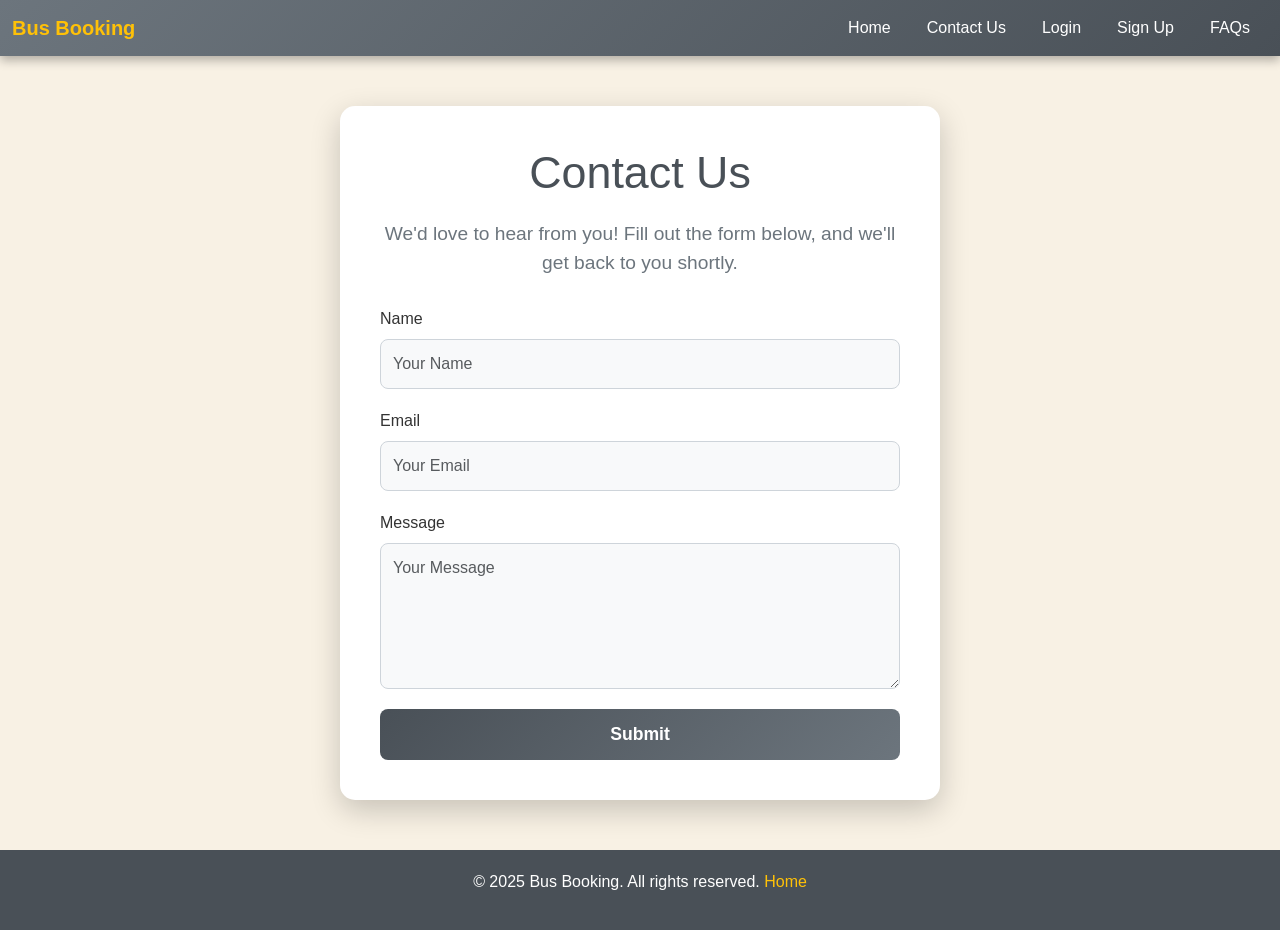
<file: public/bus-ticket-ui-main/contact.html>
<!DOCTYPE html>
<html lang="en">
  <head>
    <meta charset="UTF-8" />
    <meta name="viewport" content="width=device-width, initial-scale=1.0" />
    <title>Contact Us - Bus Booking</title>
    <link
      href="https://cdn.jsdelivr.net/npm/bootstrap@5.3.0/dist/css/bootstrap.min.css"
      rel="stylesheet"
    />
    <link rel="stylesheet" href="styles.css" />
    <style>
      .contact-card {
        background: #ffffff;
        color: #333;
        border-radius: 15px;
        box-shadow: 0 10px 30px rgba(0, 0, 0, 0.2);
        padding: 40px;
        max-width: 600px;
        width: 90%;
        margin: 50px auto;
      }
      .contact-card h1 {
        font-size: 2.8rem;
        margin-bottom: 20px;
        color: #495057;
        text-align: center;
      }
      .contact-card p {
        font-size: 1.2rem;
        margin-bottom: 30px;
        text-align: center;
        color: #6c757d;
      }
      .contact-card .form-control {
        background: #f8f9fa;
        border: 1px solid #ced4da;
        border-radius: 8px;
        padding: 12px;
        margin-bottom: 20px;
        font-size: 1rem;
        transition: border-color 0.3s ease, box-shadow 0.3s ease;
      }
      .contact-card .form-control:focus {
        border-color: #495057;
        box-shadow: 0 0 8px rgba(73, 80, 87, 0.5);
      }
      .contact-card button {
        background: linear-gradient(135deg, #495057, #6c757d);
        border: none;
        color: white;
        padding: 12px 25px;
        border-radius: 8px;
        font-size: 1.1rem;
        font-weight: bold;
        width: 100%;
        transition: background 0.3s ease, transform 0.3s ease;
      }
      .contact-card button:hover {
        background: linear-gradient(135deg, #6c757d, #495057);
        transform: translateY(-3px);
      }
    </style>
  </head>
  <body>
    <!-- Navbar -->
    <nav class="navbar navbar-expand-lg">
      <div class="container-fluid">
        <a class="navbar-brand" href="index.html">Bus Booking</a>
        <button
          class="navbar-toggler"
          type="button"
          data-bs-toggle="collapse"
          data-bs-target="#navbarNav"
          aria-controls="navbarNav"
          aria-expanded="false"
          aria-label="Toggle navigation"
        >
          <span class="navbar-toggler-icon"></span>
        </button>
        <div class="collapse navbar-collapse" id="navbarNav">
          <ul class="navbar-nav ms-auto">
            <li class="nav-item">
              <a class="nav-link" href="index.html">Home</a>
            </li>
            <li class="nav-item">
              <a class="nav-link active" href="contact.html">Contact Us</a>
            </li>
            <li class="nav-item">
              <a class="nav-link" href="login.html">Login</a>
            </li>
            <li class="nav-item">
              <a class="nav-link" href="signup.html">Sign Up</a>
            </li>
            <li class="nav-item">
              <a class="nav-link" href="faqs.html">FAQs</a>
            </li>
          </ul>
        </div>
      </div>
    </nav>

    <!-- Contact Section -->
    <div class="contact-card">
      <h1>Contact Us</h1>
      <p>
        We'd love to hear from you! Fill out the form below, and we'll get back
        to you shortly.
      </p>
      <form>
        <div class="mb-3">
          <label for="name" class="form-label">Name</label>
          <input
            type="text"
            class="form-control"
            id="name"
            placeholder="Your Name"
            required
          />
        </div>
        <div class="mb-3">
          <label for="email" class="form-label">Email</label>
          <input
            type="email"
            class="form-control"
            id="email"
            placeholder="Your Email"
            required
          />
        </div>
        <div class="mb-3">
          <label for="message" class="form-label">Message</label>
          <textarea
            class="form-control"
            id="message"
            rows="5"
            placeholder="Your Message"
            required
          ></textarea>
        </div>
        <button type="submit" class="btn">Submit</button>
      </form>
    </div>

    <!-- Footer -->
    <footer>
      <p>
        &copy; 2025 Bus Booking. All rights reserved.
        <a href="index.html">Home</a>
      </p>
    </footer>

    <script src="https://cdn.jsdelivr.net/npm/bootstrap@5.3.0/dist/js/bootstrap.bundle.min.js"></script>
  </body>
</html>
</file>
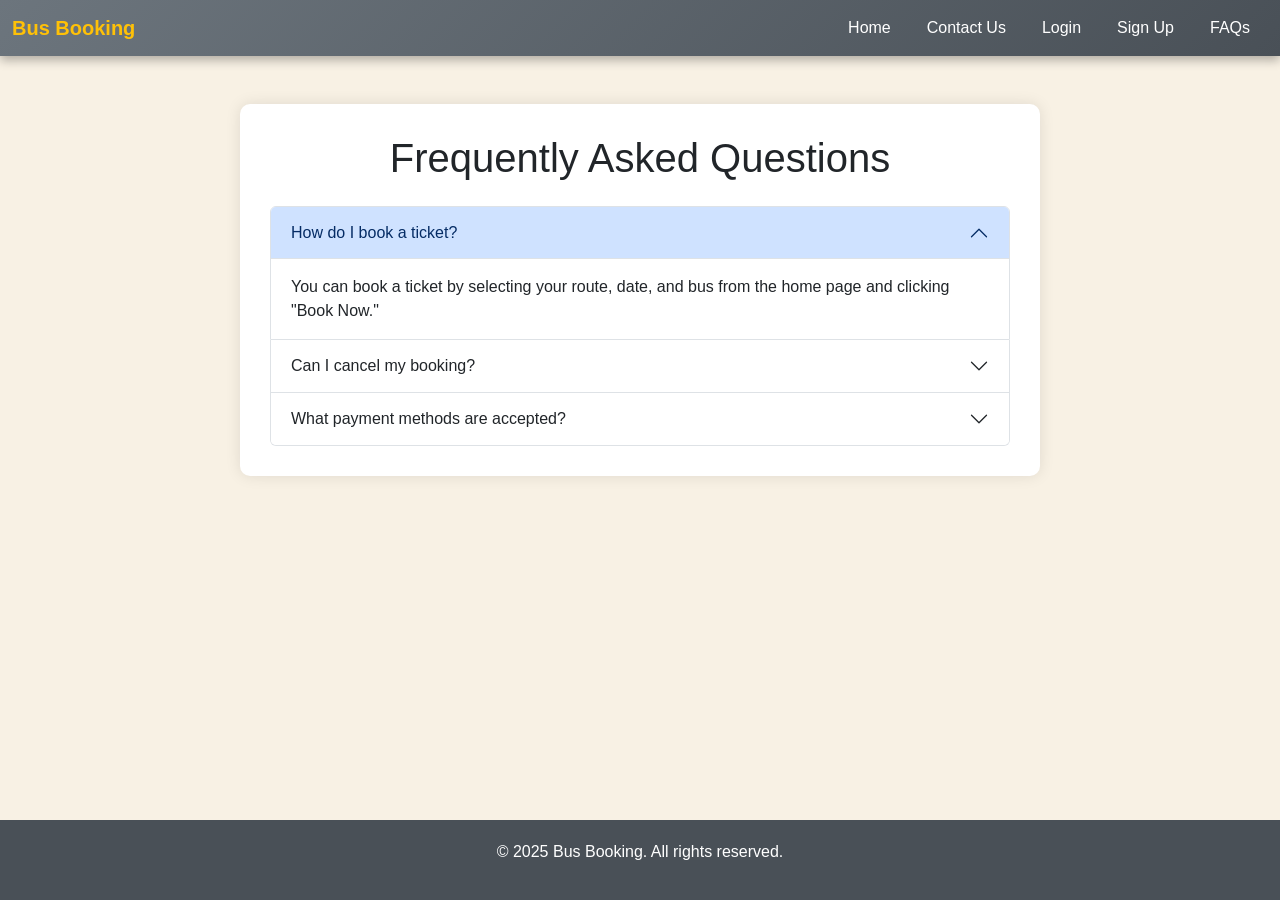
<file: public/bus-ticket-ui-main/faqs.html>
<!DOCTYPE html>
<html lang="en">
<head>
    <meta charset="UTF-8">
    <meta name="viewport" content="width=device-width, initial-scale=1.0">
    <title>FAQs</title>
    <link href="https://cdn.jsdelivr.net/npm/bootstrap@5.3.0/dist/css/bootstrap.min.css" rel="stylesheet">
    <link href="https://cdnjs.cloudflare.com/ajax/libs/animate.css/4.1.1/animate.min.css" rel="stylesheet">
    <link rel="stylesheet" href="styles.css">
    <style>
        .container {
            background: #ffffff;
            padding: 30px;
            border-radius: 10px;
            box-shadow: 0 0 15px rgba(0, 0, 0, 0.1);
            max-width: 800px;
            margin: auto;
            margin-bottom: 50px; /* Added bottom margin for spacing */
        }
    </style> 
</head>
<body>
    <!-- Navbar -->
    <nav class="navbar navbar-expand-lg">
        <div class="container-fluid">
            <a class="navbar-brand" href="index.html">Bus Booking</a>
            <button class="navbar-toggler" type="button" data-bs-toggle="collapse" data-bs-target="#navbarNav" aria-controls="navbarNav" aria-expanded="false" aria-label="Toggle navigation">
                <span class="navbar-toggler-icon"></span>
            </button>
            <div class="collapse navbar-collapse" id="navbarNav">
                <ul class="navbar-nav ms-auto">
                    <li class="nav-item"><a class="nav-link" href="index.html">Home</a></li>
                    <li class="nav-item"><a class="nav-link" href="contact.html">Contact Us</a></li>
                    <li class="nav-item"><a class="nav-link" href="login.html">Login</a></li>
                    <li class="nav-item"><a class="nav-link" href="signup.html">Sign Up</a></li>
                    <li class="nav-item"><a class="nav-link active" href="faqs.html">FAQs</a></li>
                </ul>
            </div>
        </div>
    </nav>

    <!-- Main Content -->
    <div class="container mt-5 animate__animated animate__fadeIn">
        <h1 class="text-center mb-4">Frequently Asked Questions</h1>
        <div class="accordion" id="faqAccordion">
            <div class="accordion-item">
                <h2 class="accordion-header" id="headingOne">
                    <button class="accordion-button" type="button" data-bs-toggle="collapse" data-bs-target="#collapseOne" aria-expanded="true" aria-controls="collapseOne">
                        How do I book a ticket?
                    </button>
                </h2>
                <div id="collapseOne" class="accordion-collapse collapse show" aria-labelledby="headingOne" data-bs-parent="#faqAccordion">
                    <div class="accordion-body">
                        You can book a ticket by selecting your route, date, and bus from the home page and clicking "Book Now."
                    </div>
                </div>
            </div>
            <div class="accordion-item">
                <h2 class="accordion-header" id="headingTwo">
                    <button class="accordion-button collapsed" type="button" data-bs-toggle="collapse" data-bs-target="#collapseTwo" aria-expanded="false" aria-controls="collapseTwo">
                        Can I cancel my booking?
                    </button>
                </h2>
                <div id="collapseTwo" class="accordion-collapse collapse" aria-labelledby="headingTwo" data-bs-parent="#faqAccordion">
                    <div class="accordion-body">
                        Yes, you can cancel your booking from your account dashboard. Cancellation charges may apply.
                    </div>
                </div>
            </div>
            <div class="accordion-item">
                <h2 class="accordion-header" id="headingThree">
                    <button class="accordion-button collapsed" type="button" data-bs-toggle="collapse" data-bs-target="#collapseThree" aria-expanded="false" aria-controls="collapseThree">
                        What payment methods are accepted?
                    </button>
                </h2>
                <div id="collapseThree" class="accordion-collapse collapse" aria-labelledby="headingThree" data-bs-parent="#faqAccordion">
                    <div class="accordion-body">
                        We accept all major credit/debit cards, UPI, and net banking.
                    </div>
                </div>
            </div>
        </div>
    </div>

    <!-- Footer -->
    <footer class="footer">
        <p>&copy; 2025 Bus Booking. All rights reserved.</p>
    </footer>

    <script src="https://cdn.jsdelivr.net/npm/bootstrap@5.3.0/dist/js/bootstrap.bundle.min.js"></script>
</body>
</html>
</file>
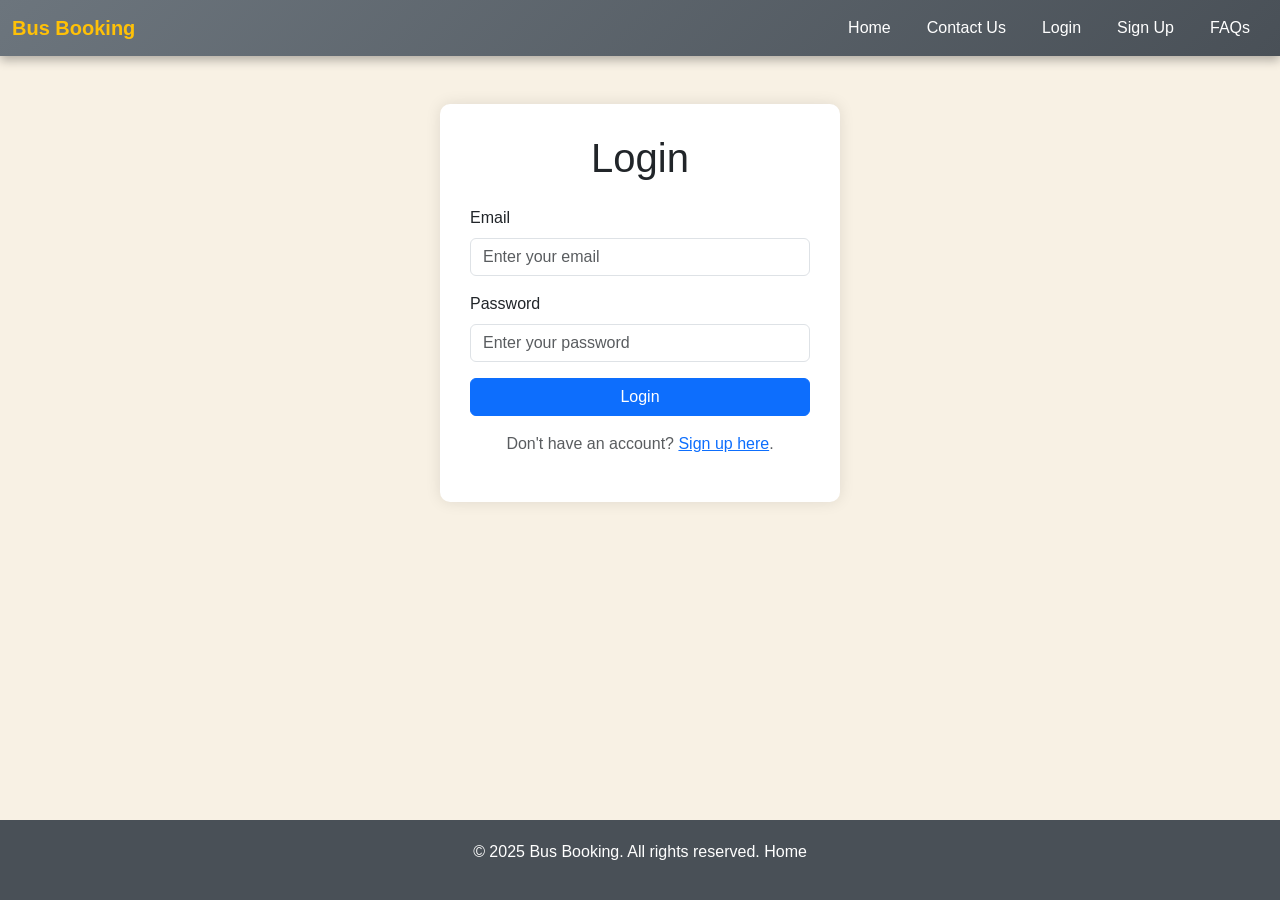
<file: public/bus-ticket-ui-main/login.html>
<!DOCTYPE html>
<html lang="en">
<head>
    <meta charset="UTF-8">
    <meta name="viewport" content="width=device-width, initial-scale=1.0">
    <title>Login</title>
    <link href="https://cdn.jsdelivr.net/npm/bootstrap@5.3.0/dist/css/bootstrap.min.css" rel="stylesheet">
    <link href="https://cdnjs.cloudflare.com/ajax/libs/animate.css/4.1.1/animate.min.css" rel="stylesheet">
    <link rel="stylesheet" href="styles.css">
    <style>
        .container {
            background: #ffffff;
            padding: 30px;
            border-radius: 10px;
            box-shadow: 0 0 15px rgba(0, 0, 0, 0.1);
            max-width: 400px;
            margin: auto;
            margin-bottom: 50px; 
        }
    </style>
</head>
<body>
    <nav class="navbar navbar-expand-lg">
        <div class="container-fluid">
            <a class="navbar-brand" href="index.html">Bus Booking</a>
            <button class="navbar-toggler" type="button" data-bs-toggle="collapse" data-bs-target="#navbarNav" aria-controls="navbarNav" aria-expanded="false" aria-label="Toggle navigation">
                <span class="navbar-toggler-icon"></span>
            </button>
            <div class="collapse navbar-collapse" id="navbarNav">
                <ul class="navbar-nav ms-auto">
                    <li class="nav-item"><a class="nav-link" href="index.html">Home</a></li>
                    <li class="nav-item"><a class="nav-link" href="contact.html">Contact Us</a></li>
                    <li class="nav-item"><a class="nav-link" href="login.html">Login</a></li>
                    <li class="nav-item"><a class="nav-link active" href="signup.html">Sign Up</a></li>
                    <li class="nav-item"><a class="nav-link" href="faqs.html">FAQs</a></li>
                </ul>
            </div>
        </div>
    </nav>
    <!-- Main Content -->
    <div class="container mt-5 animate__animated animate__fadeIn">
                <h1 class="text-center mb-4">Login</h1>
                <form action="index.html" method="get">
                    <div class="mb-3">
                        <label for="email" class="form-label">Email</label>
                        <input type="email" class="form-control" id="email" placeholder="Enter your email" required>
                    </div>
                    <div class="mb-3">
                        <label for="password" class="form-label">Password</label>
                        <input type="password" class="form-control" id="password" placeholder="Enter your password" required>
                    </div>
                    <button type="submit" class="btn btn-primary w-100">Login</button>
                </form>
                <p class="text-center mt-3 text-muted">Don't have an account? <a href="signup.html" class="text-primary">Sign up here</a>.</p>

    </div>

    <!-- Footer -->
    <footer class="footer">
        <p>&copy; 2025 Bus Booking. All rights reserved. <a href="index.html" class="text-white">Home</a></p>
    </footer>

    <script src="https://cdn.jsdelivr.net/npm/bootstrap@5.3.0/dist/js/bootstrap.bundle.min.js"></script>
</body>
</html>
</file>
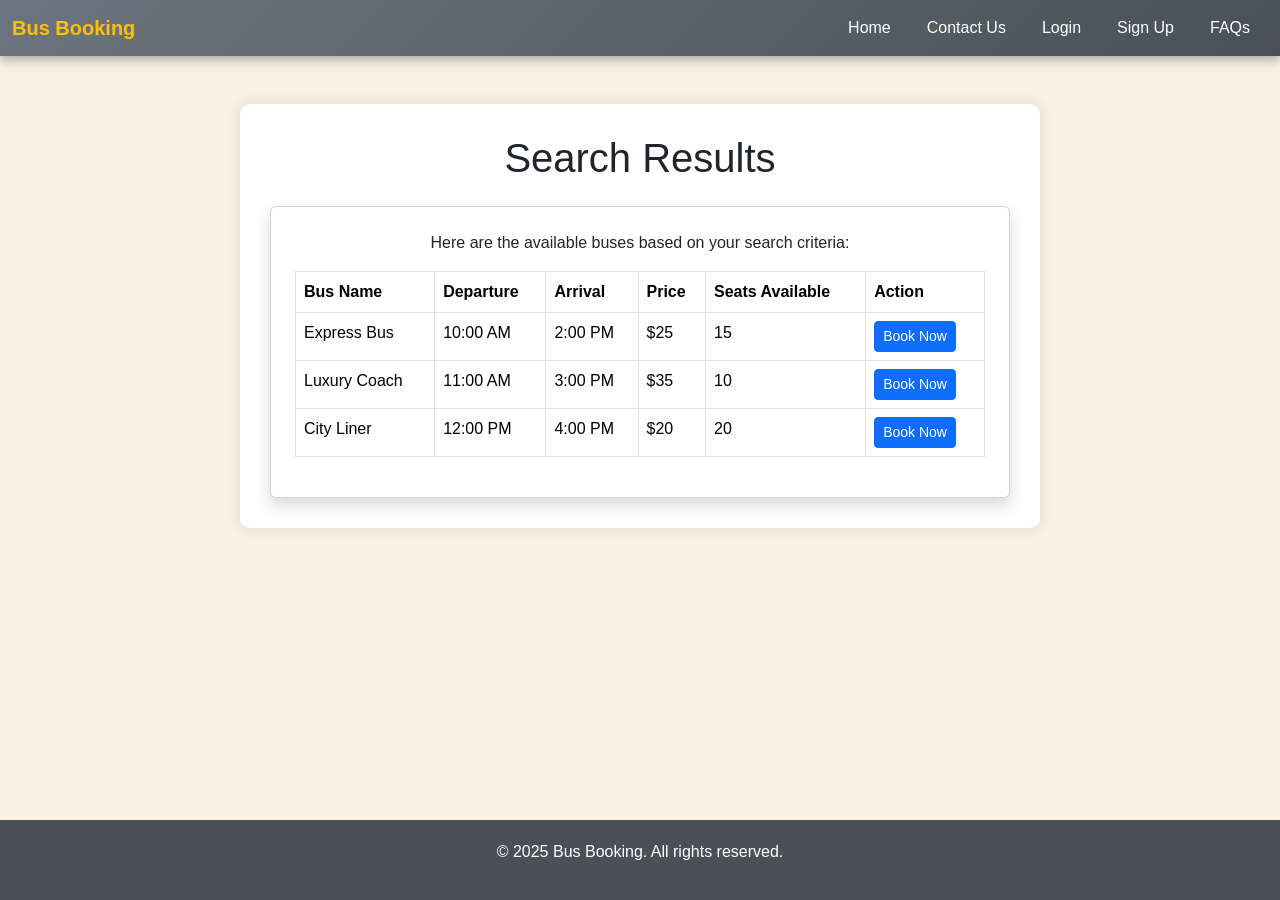
<file: public/bus-ticket-ui-main/search_result.html>
<!DOCTYPE html>
<html lang="en">
<head>
    <meta charset="UTF-8">
    <meta name="viewport" content="width=device-width, initial-scale=1.0">
    <title>Search Results</title>
    <link href="https://cdn.jsdelivr.net/npm/bootstrap@5.3.0/dist/css/bootstrap.min.css" rel="stylesheet">
    <link href="https://cdnjs.cloudflare.com/ajax/libs/animate.css/4.1.1/animate.min.css" rel="stylesheet">
    <style>
        body {
            font-family: 'Poppins', sans-serif;
            background: #f8f1e4;
            min-height: 100vh;
            margin: 0;
            display: flex;
            flex-direction: column;
        }
        .container {
            background: #ffffff;
            padding: 30px;
            border-radius: 10px;
            box-shadow: 0 0 15px rgba(0, 0, 0, 0.1);
            max-width: 800px;
            margin: auto;
            margin-bottom: 50px;
        }
        .navbar {
            background: linear-gradient(135deg, #6c757d, #495057);
            box-shadow: 0 4px 10px rgba(0, 0, 0, 0.3);
        }
        .navbar-brand {
            font-weight: bold;
            color: #ffc107 !important;
        }
        .navbar-nav .nav-link {
            color: #fff !important;
            margin: 0 10px;
        }
        .navbar-nav .nav-link:hover {
            color: #ffc107 !important;
        }
        .footer {
            background: #495057;
            color: white;
            text-align: center;
            padding: 20px 0;
            margin-top: auto;
        }
        .footer a {
            color: #ffc107;
            text-decoration: none;
        }
        .footer a:hover {
            text-decoration: underline;
        }
    </style>
</head>
<body>
    <!-- Navbar -->
    <nav class="navbar navbar-expand-lg">
        <div class="container-fluid">
            <a class="navbar-brand" href="index.html">Bus Booking</a>
            <button class="navbar-toggler" type="button" data-bs-toggle="collapse" data-bs-target="#navbarNav" aria-controls="navbarNav" aria-expanded="false" aria-label="Toggle navigation">
                <span class="navbar-toggler-icon"></span>
            </button>
            <div class="collapse navbar-collapse" id="navbarNav">
                <ul class="navbar-nav ms-auto">
                    <li class="nav-item"><a class="nav-link" href="index.html">Home</a></li>
                    <li class="nav-item"><a class="nav-link" href="contact.html">Contact Us</a></li>
                    <li class="nav-item"><a class="nav-link" href="login.html">Login</a></li>
                    <li class="nav-item"><a class="nav-link" href="signup.html">Sign Up</a></li>
                    <li class="nav-item"><a class="nav-link" href="faqs.html">FAQs</a></li>
                </ul>
            </div>
        </div>
    </nav>

    <!-- Main Content -->
    <div class="container mt-5 animate__animated animate__fadeIn">
        <h1 class="text-center mb-4">Search Results</h1>
        <div class="card p-4 shadow">
            <p class="text-center">Here are the available buses based on your search criteria:</p>
            <table class="table table-bordered">
                <thead>
                    <tr>
                        <th>Bus Name</th>
                        <th>Departure</th>
                        <th>Arrival</th>
                        <th>Price</th>
                        <th>Seats Available</th>
                        <th>Action</th>
                    </tr>
                </thead>
                <tbody>
                    <tr>
                        <td>Express Bus</td>
                        <td>10:00 AM</td>
                        <td>2:00 PM</td>
                        <td>$25</td>
                        <td>15</td>
                        <td><button class="btn btn-primary btn-sm">Book Now</button></td>
                    </tr>
                    <tr>
                        <td>Luxury Coach</td>
                        <td>11:00 AM</td>
                        <td>3:00 PM</td>
                        <td>$35</td>
                        <td>10</td>
                        <td><button class="btn btn-primary btn-sm">Book Now</button></td>
                    </tr>
                    <tr>
                        <td>City Liner</td>
                        <td>12:00 PM</td>
                        <td>4:00 PM</td>
                        <td>$20</td>
                        <td>20</td>
                        <td><button class="btn btn-primary btn-sm">Book Now</button></td>
                    </tr>
                </tbody>
            </table>
        </div>
    </div>

    <!-- Footer -->
    <footer class="footer">
        <p>&copy; 2025 Bus Booking. All rights reserved.</p>
    </footer>

    <script src="https://cdn.jsdelivr.net/npm/bootstrap@5.3.0/dist/js/bootstrap.bundle.min.js"></script>
</body>
</html>
</file>
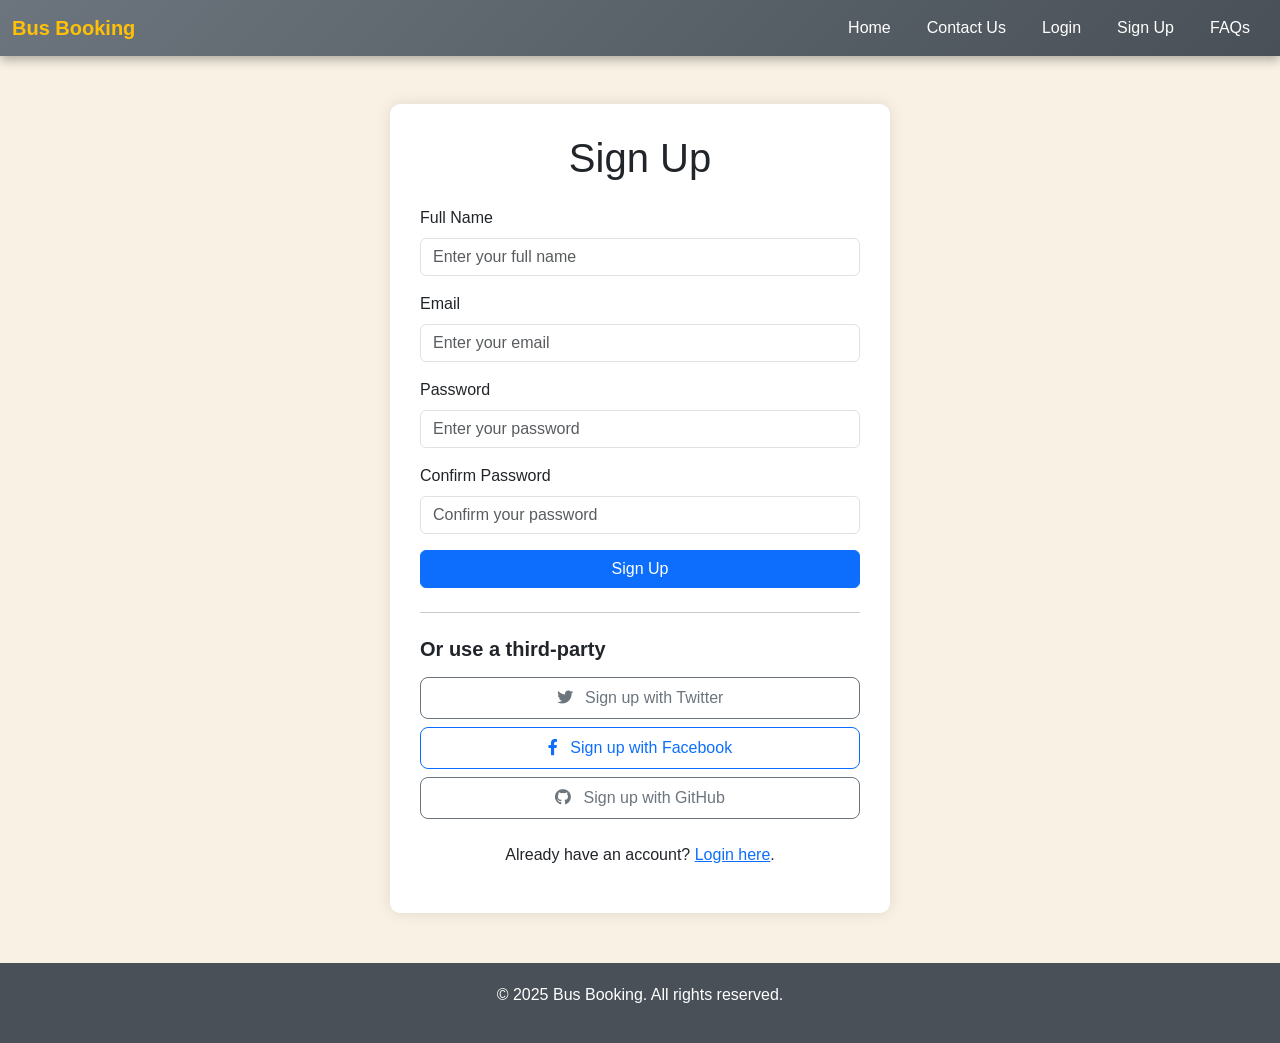
<file: public/bus-ticket-ui-main/signup.html>
<!DOCTYPE html>
<html lang="en">
<head>
    <meta charset="UTF-8">
    <meta name="viewport" content="width=device-width, initial-scale=1.0">
    <title>Sign Up</title>
    <link href="https://cdn.jsdelivr.net/npm/bootstrap@5.3.0/dist/css/bootstrap.min.css" rel="stylesheet">
    <link href="https://cdnjs.cloudflare.com/ajax/libs/animate.css/4.1.1/animate.min.css" rel="stylesheet">
    <link href="https://cdnjs.cloudflare.com/ajax/libs/font-awesome/5.15.4/css/all.min.css" rel="stylesheet"/>
    <link rel="stylesheet" href="styles.css">
    <style>
        .container {
            background: #ffffff;
            padding: 30px;
            border-radius: 10px;
            box-shadow: 0 0 15px rgba(0, 0, 0, 0.1);
            max-width: 500px;
            margin: auto;
            margin-bottom: 50px; 
        }
    </style>
</head>
<body>
    <!-- Navbar -->
    <nav class="navbar navbar-expand-lg">
        <div class="container-fluid">
            <a class="navbar-brand" href="index.html">Bus Booking</a>
            <button class="navbar-toggler" type="button" data-bs-toggle="collapse" data-bs-target="#navbarNav" aria-controls="navbarNav" aria-expanded="false" aria-label="Toggle navigation">
                <span class="navbar-toggler-icon"></span>
            </button>
            <div class="collapse navbar-collapse" id="navbarNav">
                <ul class="navbar-nav ms-auto">
                    <li class="nav-item"><a class="nav-link" href="index.html">Home</a></li>
                    <li class="nav-item"><a class="nav-link" href="contact.html">Contact Us</a></li>
                    <li class="nav-item"><a class="nav-link" href="login.html">Login</a></li>
                    <li class="nav-item"><a class="nav-link active" href="signup.html">Sign Up</a></li>
                    <li class="nav-item"><a class="nav-link" href="faqs.html">FAQs</a></li>
                </ul>
            </div>
        </div>
    </nav>

    <!-- Main Content -->
    <div class="container mt-5 animate__animated animate__fadeIn">
        <h1 class="text-center mb-4">Sign Up</h1>
        <form action="index.html" method="get">
            <div class="mb-3">
                <label for="name" class="form-label">Full Name</label>
                <input type="text" class="form-control" id="name" placeholder="Enter your full name" required>
            </div>
            <div class="mb-3">
                <label for="email" class="form-label">Email</label>
                <input type="email" class="form-control" id="email" placeholder="Enter your email" required>
            </div>
            <div class="mb-3">
                <label for="password" class="form-label">Password</label>
                <input type="password" class="form-control" id="password" placeholder="Enter your password" required>
            </div>
            <div class="mb-3">
                <label for="confirmPassword" class="form-label">Confirm Password</label>
                <input type="password" class="form-control" id="confirmPassword" placeholder="Confirm your password" required>
            </div>
            <button type="submit" class="btn btn-primary w-100">Sign Up</button>
            <hr class="my-4">
            <h2 class="fs-5 fw-bold mb-3">Or use a third-party</h2>
  
<button class="w-100 py-2 mb-2 btn btn-outline-secondary rounded-3" type="submit">
    <i class="fab fa-twitter me-2"></i> Sign up with Twitter
  </button>
  
  <button class="w-100 py-2 mb-2 btn btn-outline-primary rounded-3" type="submit">
    <i class="fab fa-facebook-f me-2"></i> Sign up with Facebook
  </button>
  
  <button class="w-100 py-2 mb-2 btn btn-outline-secondary rounded-3" type="submit">
    <i class="fab fa-github me-2"></i> Sign up with GitHub
  </button>
        </form>
        <p class="text-center mt-3">Already have an account? <a href="login.html">Login here</a>.</p>
    </div>

    <!-- Footer -->
    <footer class="footer">
        <p>&copy; 2025 Bus Booking. All rights reserved.</p>
    </footer>

    <script src="https://cdn.jsdelivr.net/npm/bootstrap@5.3.0/dist/js/bootstrap.bundle.min.js"></script>
</body>
</html>
</file>
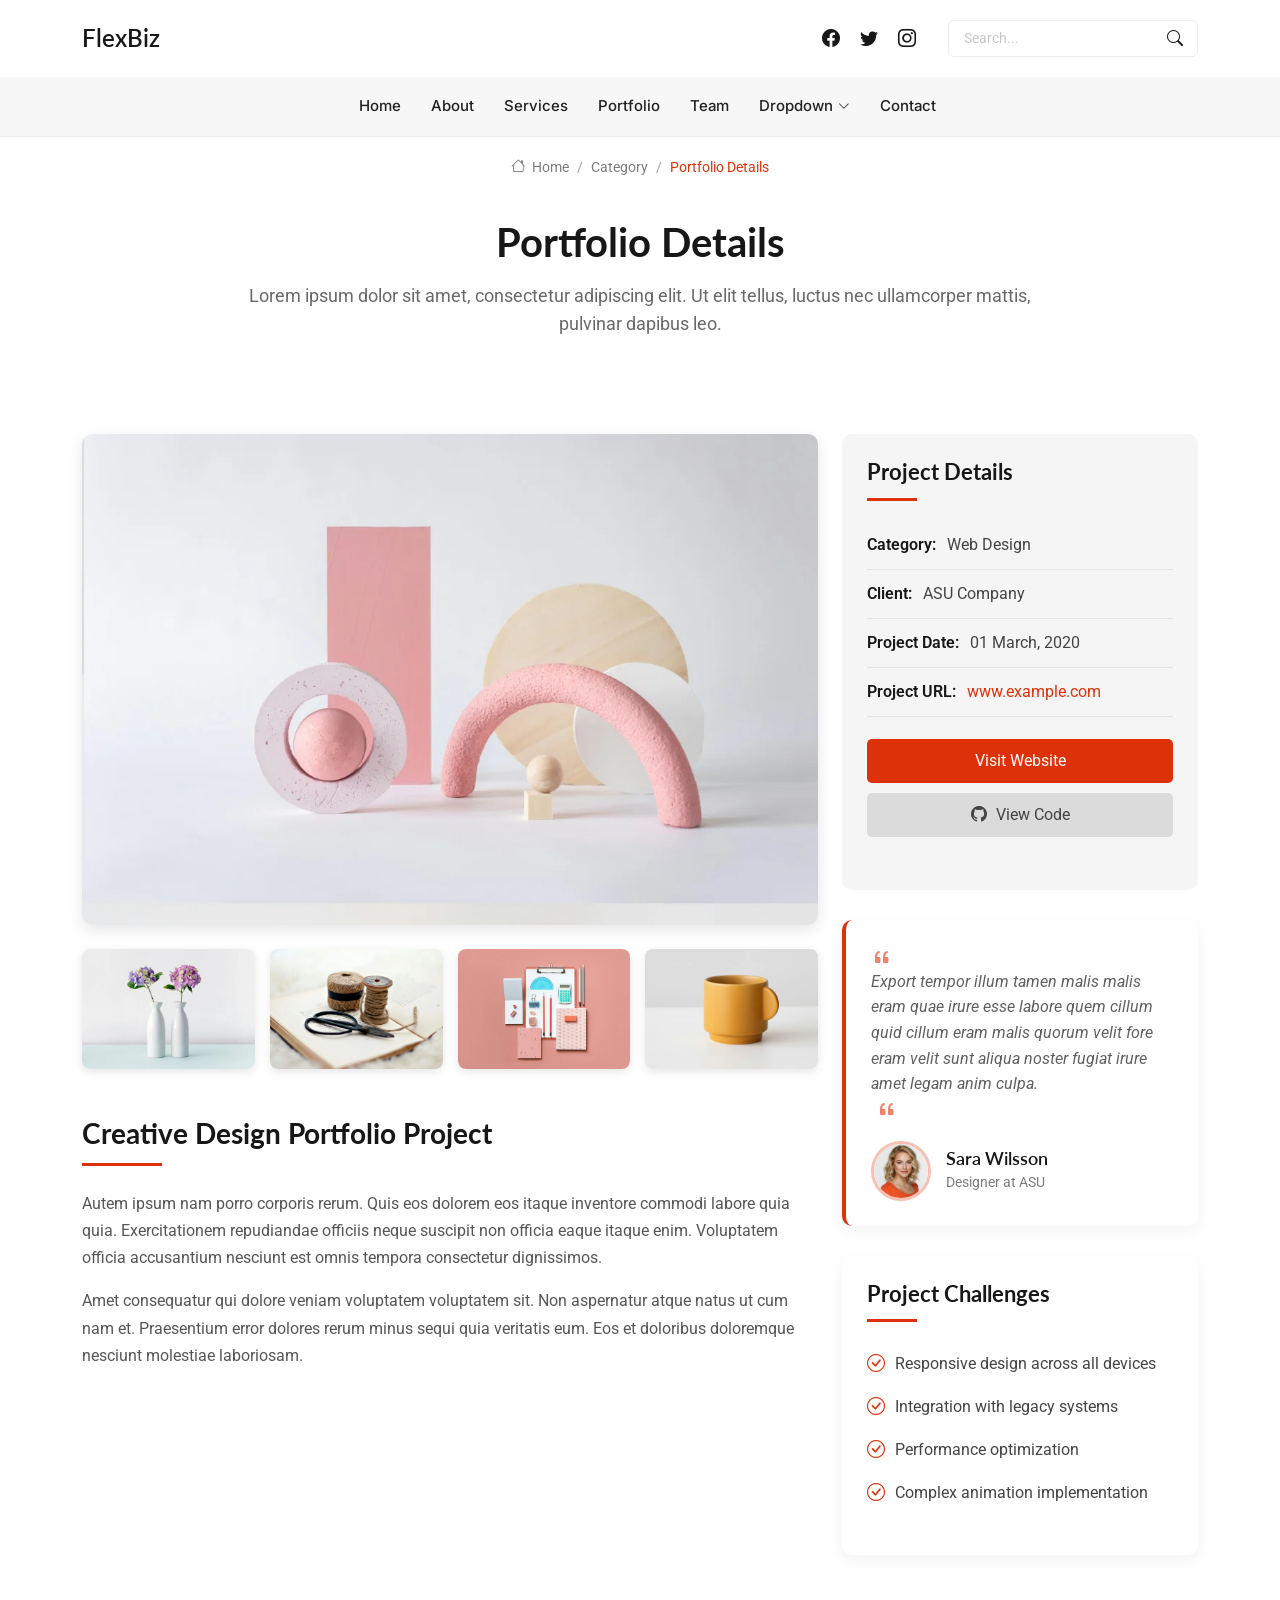
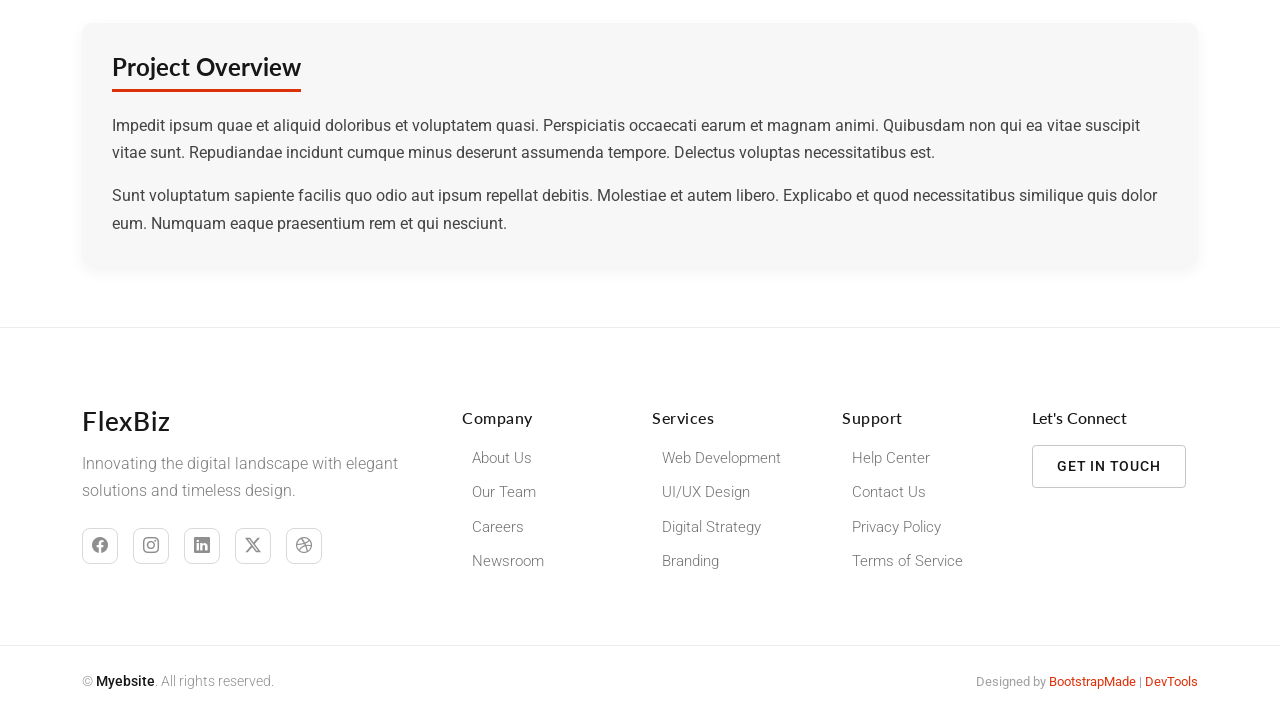
<file: public/FlexBiz/portfolio-details.html>
<!DOCTYPE html>
<html lang="en">

<head>
  <meta charset="utf-8">
  <meta content="width=device-width, initial-scale=1.0" name="viewport">
  <title>Portfolio Details - FlexBiz Bootstrap Template</title>
  <meta name="description" content="">
  <meta name="keywords" content="">

  <!-- Favicons -->
  <link href="assets/img/favicon.png" rel="icon">
  <link href="assets/img/apple-touch-icon.png" rel="apple-touch-icon">

  <!-- Fonts -->
  <link href="https://fonts.googleapis.com" rel="preconnect">
  <link href="https://fonts.gstatic.com" rel="preconnect" crossorigin>
  <link href="https://fonts.googleapis.com/css2?family=Roboto:ital,wght@0,100;0,300;0,400;0,500;0,700;0,900;1,100;1,300;1,400;1,500;1,700;1,900&family=Lato:ital,wght@0,100;0,300;0,400;0,700;0,900;1,100;1,300;1,400;1,700;1,900&family=Inter:wght@100;200;300;400;500;600;700;800;900&display=swap" rel="stylesheet">

  <!-- Vendor CSS Files -->
  <link href="assets/vendor/bootstrap/css/bootstrap.min.css" rel="stylesheet">
  <link href="assets/vendor/bootstrap-icons/bootstrap-icons.css" rel="stylesheet">
  <link href="assets/vendor/aos/aos.css" rel="stylesheet">
  <link href="assets/vendor/glightbox/css/glightbox.min.css" rel="stylesheet">
  <link href="assets/vendor/swiper/swiper-bundle.min.css" rel="stylesheet">

  <!-- Main CSS File -->
  <link href="assets/css/main.css" rel="stylesheet">

  <!-- =======================================================
  * Template Name: FlexBiz
  * Template URL: https://bootstrapmade.com/flexbiz-bootstrap-business-template/
  * Updated: Aug 04 2025 with Bootstrap v5.3.7
  * Author: BootstrapMade.com
  * License: https://bootstrapmade.com/license/
  ======================================================== -->
</head>

<body class="portfolio-details-page">

  <header id="header" class="header sticky-top">
    <div class="container-fluid container-xl position-relative">

      <div class="top-row d-flex align-items-center justify-content-between">
        <a href="index.html" class="logo d-flex align-items-center">
          <!-- Uncomment the line below if you also wish to use an image logo -->
          <!-- <img src="assets/img/logo.webp" alt=""> -->
          <h1 class="sitename">FlexBiz</h1>
        </a>

        <div class="d-flex align-items-center">
          <div class="social-links">
            <a href="#" class="facebook"><i class="bi bi-facebook"></i></a>
            <a href="#" class="twitter"><i class="bi bi-twitter"></i></a>
            <a href="#" class="instagram"><i class="bi bi-instagram"></i></a>
          </div>

          <form class="search-form ms-4">
            <input type="text" placeholder="Search..." class="form-control">
            <button type="submit" class="btn"><i class="bi bi-search"></i></button>
          </form>
        </div>
      </div>

    </div>

    <div class="nav-wrap">
      <div class="container d-flex justify-content-center position-relative">
        <nav id="navmenu" class="navmenu">
          <ul>
            <li><a href="#hero">Home</a></li>
            <li><a href="#about">About</a></li>
            <li><a href="#services">Services</a></li>
            <li><a href="#portfolio">Portfolio</a></li>
            <li><a href="#team">Team</a></li>
            <li class="dropdown"><a href="#"><span>Dropdown</span> <i class="bi bi-chevron-down toggle-dropdown"></i></a>
              <ul>
                <li><a href="#">Dropdown 1</a></li>
                <li class="dropdown"><a href="#"><span>Deep Dropdown</span> <i class="bi bi-chevron-down toggle-dropdown"></i></a>
                  <ul>
                    <li><a href="#">Deep Dropdown 1</a></li>
                    <li><a href="#">Deep Dropdown 2</a></li>
                    <li><a href="#">Deep Dropdown 3</a></li>
                    <li><a href="#">Deep Dropdown 4</a></li>
                    <li><a href="#">Deep Dropdown 5</a></li>
                  </ul>
                </li>
                <li><a href="#">Dropdown 2</a></li>
                <li><a href="#">Dropdown 3</a></li>
                <li><a href="#">Dropdown 4</a></li>
              </ul>
            </li>
            <li><a href="#contact">Contact</a></li>
          </ul>
          <i class="mobile-nav-toggle d-xl-none bi bi-list"></i>
        </nav>
      </div>
    </div>

  </header>

  <main class="main">

    <!-- Page Title -->
    <div class="page-title">
      <div class="breadcrumbs">
        <nav aria-label="breadcrumb">
          <ol class="breadcrumb">
            <li class="breadcrumb-item"><a href="#"><i class="bi bi-house"></i> Home</a></li>
            <li class="breadcrumb-item"><a href="#">Category</a></li>
            <li class="breadcrumb-item active current">Portfolio Details</li>
          </ol>
        </nav>
      </div>

      <div class="title-wrapper">
        <h1>Portfolio Details</h1>
        <p>Lorem ipsum dolor sit amet, consectetur adipiscing elit. Ut elit tellus, luctus nec ullamcorper mattis, pulvinar dapibus leo.</p>
      </div>
    </div><!-- End Page Title -->

    <!-- Portfolio Details Section -->
    <section id="portfolio-details" class="portfolio-details section">

      <div class="container" data-aos="fade-up">

        <div class="row">
          <div class="col-lg-8">
            <div class="portfolio-showcase" data-aos="fade-up" data-aos-delay="200">
              <div class="main-image">
                <img src="assets/img/portfolio/portfolio-6.webp" class="img-fluid" alt="">
              </div>

              <div class="gallery-grid">
                <div class="gallery-item" data-aos="zoom-in" data-aos-delay="100">
                  <a href="assets/img/portfolio/portfolio-10.webp" class="glightbox">
                    <img src="assets/img/portfolio/portfolio-10.webp" class="img-fluid" alt="">
                  </a>
                </div>
                <div class="gallery-item" data-aos="zoom-in" data-aos-delay="150">
                  <a href="assets/img/portfolio/portfolio-7.webp" class="glightbox">
                    <img src="assets/img/portfolio/portfolio-7.webp" class="img-fluid" alt="">
                  </a>
                </div>
                <div class="gallery-item" data-aos="zoom-in" data-aos-delay="200">
                  <a href="assets/img/portfolio/portfolio-4.webp" class="glightbox">
                    <img src="assets/img/portfolio/portfolio-4.webp" class="img-fluid" alt="">
                  </a>
                </div>
                <div class="gallery-item" data-aos="zoom-in" data-aos-delay="250">
                  <a href="assets/img/portfolio/portfolio-5.webp" class="glightbox">
                    <img src="assets/img/portfolio/portfolio-5.webp" class="img-fluid" alt="">
                  </a>
                </div>
              </div>
            </div>

            <div class="portfolio-description" data-aos="fade-up" data-aos-delay="300">
              <h2>Creative Design Portfolio Project</h2>
              <p>
                Autem ipsum nam porro corporis rerum. Quis eos dolorem eos itaque inventore commodi labore quia quia. Exercitationem repudiandae officiis neque suscipit non officia eaque itaque enim. Voluptatem officia accusantium nesciunt est omnis tempora consectetur dignissimos.
              </p>
              <p>
                Amet consequatur qui dolore veniam voluptatem voluptatem sit. Non aspernatur atque natus ut cum nam et. Praesentium error dolores rerum minus sequi quia veritatis eum. Eos et doloribus doloremque nesciunt molestiae laboriosam.
              </p>
            </div>
          </div>

          <div class="col-lg-4">
            <div class="sidebar">
              <div class="portfolio-info" data-aos="fade-left" data-aos-delay="200">
                <h3>Project Details</h3>
                <ul>
                  <li><span>Category:</span> Web Design</li>
                  <li><span>Client:</span> ASU Company</li>
                  <li><span>Project Date:</span> 01 March, 2020</li>
                  <li><span>Project URL:</span> <a href="#">www.example.com</a></li>
                  <li class="buttons">
                    <a href="#" class="btn-visit">Visit Website</a>
                    <a href="#" class="btn-github"><i class="bi bi-github"></i> View Code</a>
                  </li>
                </ul>
              </div>

              <div class="client-testimonial" data-aos="fade-left" data-aos-delay="300">
                <div class="testimonial-content">
                  <i class="bi bi-quote quote-icon-left"></i>
                  <p>Export tempor illum tamen malis malis eram quae irure esse labore quem cillum quid cillum eram malis quorum velit fore eram velit sunt aliqua noster fugiat irure amet legam anim culpa.</p>
                  <i class="bi bi-quote quote-icon-right"></i>
                </div>
                <div class="client-info">
                  <img src="assets/img/person/person-f-5.webp" class="testimonial-img" alt="">
                  <div>
                    <h4>Sara Wilsson</h4>
                    <span>Designer at ASU</span>
                  </div>
                </div>
              </div>

              <div class="project-challenges" data-aos="fade-left" data-aos-delay="400">
                <h3>Project Challenges</h3>
                <ul>
                  <li><i class="bi bi-check-circle"></i> Responsive design across all devices</li>
                  <li><i class="bi bi-check-circle"></i> Integration with legacy systems</li>
                  <li><i class="bi bi-check-circle"></i> Performance optimization</li>
                  <li><i class="bi bi-check-circle"></i> Complex animation implementation</li>
                </ul>
              </div>
            </div>
          </div>
        </div>

        <div class="row mt-5">
          <div class="col-12" data-aos="fade-up" data-aos-delay="400">
            <div class="additional-context">
              <h3>Project Overview</h3>
              <p>Impedit ipsum quae et aliquid doloribus et voluptatem quasi. Perspiciatis occaecati earum et magnam animi. Quibusdam non qui ea vitae suscipit vitae sunt. Repudiandae incidunt cumque minus deserunt assumenda tempore. Delectus voluptas necessitatibus est.</p>
              <p>Sunt voluptatum sapiente facilis quo odio aut ipsum repellat debitis. Molestiae et autem libero. Explicabo et quod necessitatibus similique quis dolor eum. Numquam eaque praesentium rem et qui nesciunt.</p>
            </div>
          </div>
        </div>

      </div>

    </section><!-- /Portfolio Details Section -->

  </main>

  <footer id="footer" class="footer position-relative">

    <div class="container">
      <div class="row gy-5">

        <div class="col-lg-4">
          <div class="footer-brand">
            <a href="index.html" class="logo d-flex align-items-center mb-3">
              <span class="sitename">FlexBiz</span>
            </a>
            <p class="tagline">Innovating the digital landscape with elegant solutions and timeless design.</p>

            <div class="social-links mt-4">
              <a href="#" aria-label="Facebook"><i class="bi bi-facebook"></i></a>
              <a href="#" aria-label="Instagram"><i class="bi bi-instagram"></i></a>
              <a href="#" aria-label="LinkedIn"><i class="bi bi-linkedin"></i></a>
              <a href="#" aria-label="Twitter"><i class="bi bi-twitter-x"></i></a>
              <a href="#" aria-label="Dribbble"><i class="bi bi-dribbble"></i></a>
            </div>
          </div>
        </div>

        <div class="col-lg-6">
          <div class="footer-links-grid">
            <div class="row">
              <div class="col-6 col-md-4">
                <h5>Company</h5>
                <ul class="list-unstyled">
                  <li><a href="#">About Us</a></li>
                  <li><a href="#">Our Team</a></li>
                  <li><a href="#">Careers</a></li>
                  <li><a href="#">Newsroom</a></li>
                </ul>
              </div>
              <div class="col-6 col-md-4">
                <h5>Services</h5>
                <ul class="list-unstyled">
                  <li><a href="#">Web Development</a></li>
                  <li><a href="#">UI/UX Design</a></li>
                  <li><a href="#">Digital Strategy</a></li>
                  <li><a href="#">Branding</a></li>
                </ul>
              </div>
              <div class="col-6 col-md-4">
                <h5>Support</h5>
                <ul class="list-unstyled">
                  <li><a href="#">Help Center</a></li>
                  <li><a href="#">Contact Us</a></li>
                  <li><a href="#">Privacy Policy</a></li>
                  <li><a href="#">Terms of Service</a></li>
                </ul>
              </div>
            </div>
          </div>
        </div>

        <div class="col-lg-2">
          <div class="footer-cta">
            <h5>Let's Connect</h5>
            <a href="contact.html" class="btn btn-outline">Get in Touch</a>
          </div>
        </div>

      </div>
    </div>

    <div class="footer-bottom">
      <div class="container">
        <div class="row">
          <div class="col-12">
            <div class="footer-bottom-content">
              <p class="mb-0">© <span class="sitename">Myebsite</span>. All rights reserved.</p>
              <div class="credits">
                <!-- All the links in the footer should remain intact. -->
                <!-- You can delete the links only if you've purchased the pro version. -->
                <!-- Licensing information: https://bootstrapmade.com/license/ -->
                <!-- Purchase the pro version with working PHP/AJAX contact form: [buy-url] -->
                Designed by <a href="https://bootstrapmade.com/">BootstrapMade</a> | <a href="https://bootstrapmade.com/tools/">DevTools</a>
              </div>
            </div>
          </div>
        </div>
      </div>
    </div>

  </footer>

  <!-- Scroll Top -->
  <a href="#" id="scroll-top" class="scroll-top d-flex align-items-center justify-content-center"><i class="bi bi-arrow-up-short"></i></a>

  <!-- Preloader -->
  <div id="preloader">
    <div></div>
    <div></div>
    <div></div>
    <div></div>
  </div>

  <!-- Vendor JS Files -->
  <script src="assets/vendor/bootstrap/js/bootstrap.bundle.min.js"></script>
  <script src="assets/vendor/php-email-form/validate.js"></script>
  <script src="assets/vendor/aos/aos.js"></script>
  <script src="assets/vendor/glightbox/js/glightbox.min.js"></script>
  <script src="assets/vendor/purecounter/purecounter_vanilla.js"></script>
  <script src="assets/vendor/waypoints/noframework.waypoints.js"></script>
  <script src="assets/vendor/imagesloaded/imagesloaded.pkgd.min.js"></script>
  <script src="assets/vendor/isotope-layout/isotope.pkgd.min.js"></script>
  <script src="assets/vendor/swiper/swiper-bundle.min.js"></script>

  <!-- Main JS File -->
  <script src="assets/js/main.js"></script>

</body>

</html>
</file>
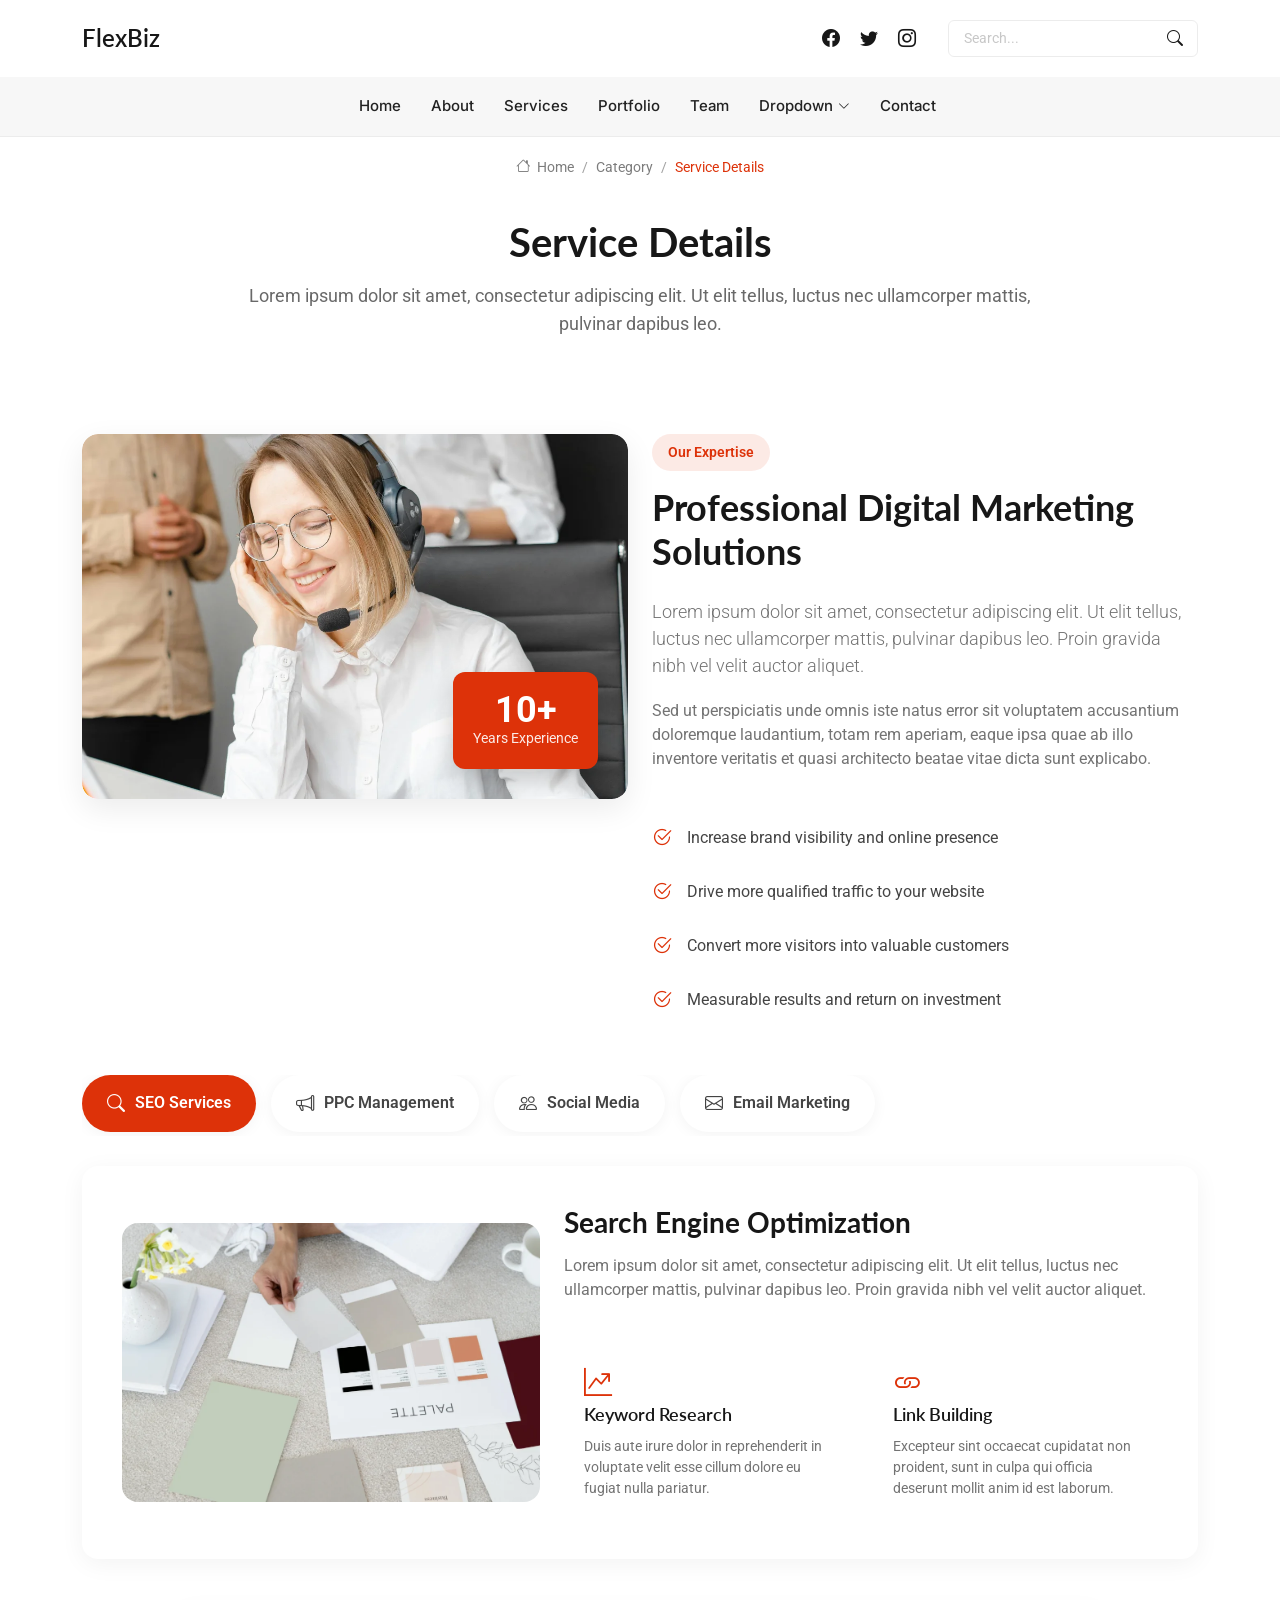
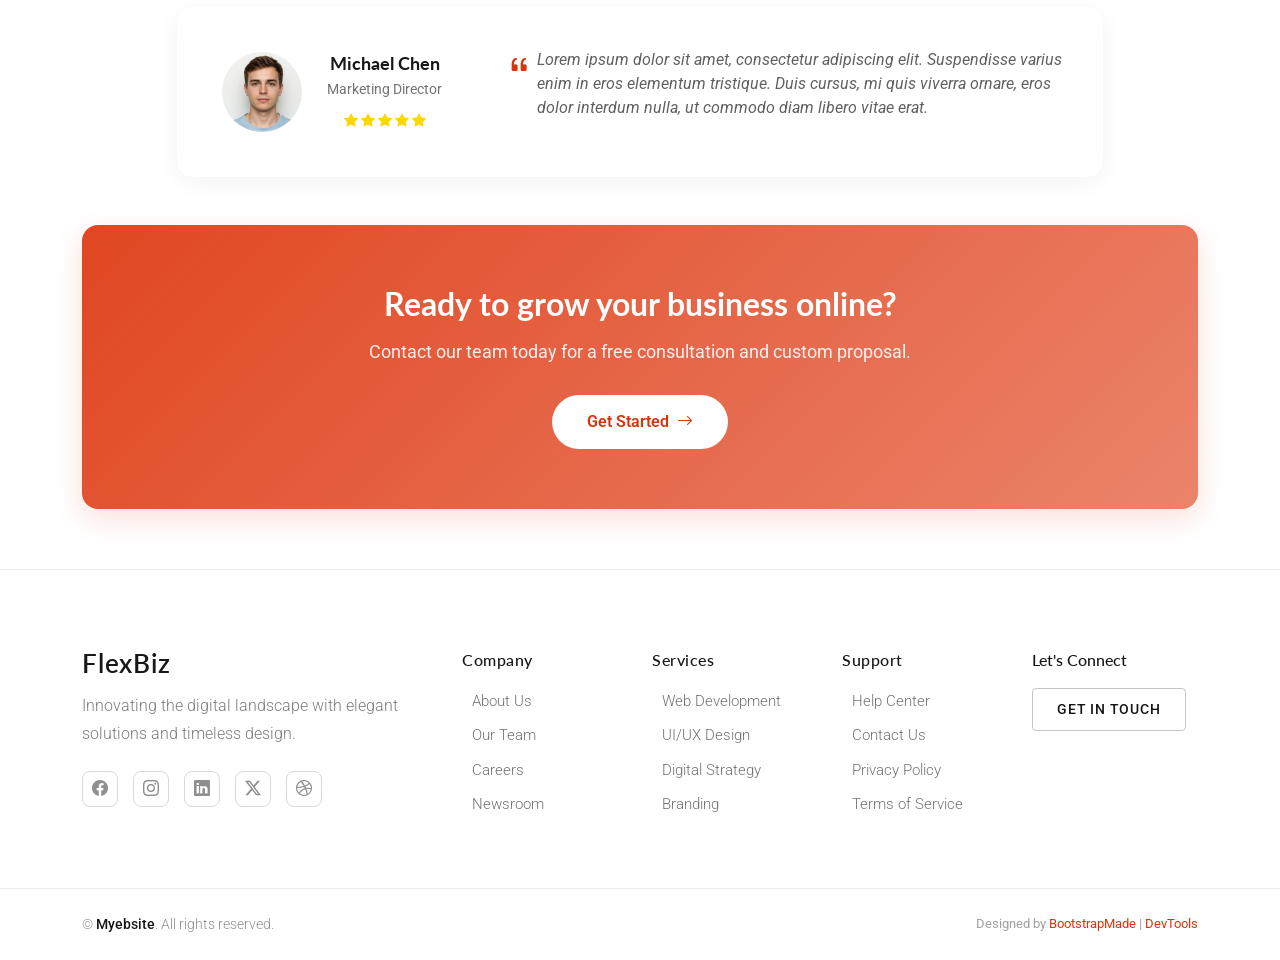
<file: public/FlexBiz/service-details.html>
<!DOCTYPE html>
<html lang="en">

<head>
  <meta charset="utf-8">
  <meta content="width=device-width, initial-scale=1.0" name="viewport">
  <title>Service Details - FlexBiz Bootstrap Template</title>
  <meta name="description" content="">
  <meta name="keywords" content="">

  <!-- Favicons -->
  <link href="assets/img/favicon.png" rel="icon">
  <link href="assets/img/apple-touch-icon.png" rel="apple-touch-icon">

  <!-- Fonts -->
  <link href="https://fonts.googleapis.com" rel="preconnect">
  <link href="https://fonts.gstatic.com" rel="preconnect" crossorigin>
  <link href="https://fonts.googleapis.com/css2?family=Roboto:ital,wght@0,100;0,300;0,400;0,500;0,700;0,900;1,100;1,300;1,400;1,500;1,700;1,900&family=Lato:ital,wght@0,100;0,300;0,400;0,700;0,900;1,100;1,300;1,400;1,700;1,900&family=Inter:wght@100;200;300;400;500;600;700;800;900&display=swap" rel="stylesheet">

  <!-- Vendor CSS Files -->
  <link href="assets/vendor/bootstrap/css/bootstrap.min.css" rel="stylesheet">
  <link href="assets/vendor/bootstrap-icons/bootstrap-icons.css" rel="stylesheet">
  <link href="assets/vendor/aos/aos.css" rel="stylesheet">
  <link href="assets/vendor/glightbox/css/glightbox.min.css" rel="stylesheet">
  <link href="assets/vendor/swiper/swiper-bundle.min.css" rel="stylesheet">

  <!-- Main CSS File -->
  <link href="assets/css/main.css" rel="stylesheet">

  <!-- =======================================================
  * Template Name: FlexBiz
  * Template URL: https://bootstrapmade.com/flexbiz-bootstrap-business-template/
  * Updated: Aug 04 2025 with Bootstrap v5.3.7
  * Author: BootstrapMade.com
  * License: https://bootstrapmade.com/license/
  ======================================================== -->
</head>

<body class="service-details-page">

  <header id="header" class="header sticky-top">
    <div class="container-fluid container-xl position-relative">

      <div class="top-row d-flex align-items-center justify-content-between">
        <a href="index.html" class="logo d-flex align-items-center">
          <!-- Uncomment the line below if you also wish to use an image logo -->
          <!-- <img src="assets/img/logo.webp" alt=""> -->
          <h1 class="sitename">FlexBiz</h1>
        </a>

        <div class="d-flex align-items-center">
          <div class="social-links">
            <a href="#" class="facebook"><i class="bi bi-facebook"></i></a>
            <a href="#" class="twitter"><i class="bi bi-twitter"></i></a>
            <a href="#" class="instagram"><i class="bi bi-instagram"></i></a>
          </div>

          <form class="search-form ms-4">
            <input type="text" placeholder="Search..." class="form-control">
            <button type="submit" class="btn"><i class="bi bi-search"></i></button>
          </form>
        </div>
      </div>

    </div>

    <div class="nav-wrap">
      <div class="container d-flex justify-content-center position-relative">
        <nav id="navmenu" class="navmenu">
          <ul>
            <li><a href="#hero">Home</a></li>
            <li><a href="#about">About</a></li>
            <li><a href="#services">Services</a></li>
            <li><a href="#portfolio">Portfolio</a></li>
            <li><a href="#team">Team</a></li>
            <li class="dropdown"><a href="#"><span>Dropdown</span> <i class="bi bi-chevron-down toggle-dropdown"></i></a>
              <ul>
                <li><a href="#">Dropdown 1</a></li>
                <li class="dropdown"><a href="#"><span>Deep Dropdown</span> <i class="bi bi-chevron-down toggle-dropdown"></i></a>
                  <ul>
                    <li><a href="#">Deep Dropdown 1</a></li>
                    <li><a href="#">Deep Dropdown 2</a></li>
                    <li><a href="#">Deep Dropdown 3</a></li>
                    <li><a href="#">Deep Dropdown 4</a></li>
                    <li><a href="#">Deep Dropdown 5</a></li>
                  </ul>
                </li>
                <li><a href="#">Dropdown 2</a></li>
                <li><a href="#">Dropdown 3</a></li>
                <li><a href="#">Dropdown 4</a></li>
              </ul>
            </li>
            <li><a href="#contact">Contact</a></li>
          </ul>
          <i class="mobile-nav-toggle d-xl-none bi bi-list"></i>
        </nav>
      </div>
    </div>

  </header>

  <main class="main">

    <!-- Page Title -->
    <div class="page-title">
      <div class="breadcrumbs">
        <nav aria-label="breadcrumb">
          <ol class="breadcrumb">
            <li class="breadcrumb-item"><a href="#"><i class="bi bi-house"></i> Home</a></li>
            <li class="breadcrumb-item"><a href="#">Category</a></li>
            <li class="breadcrumb-item active current">Service Details</li>
          </ol>
        </nav>
      </div>

      <div class="title-wrapper">
        <h1>Service Details</h1>
        <p>Lorem ipsum dolor sit amet, consectetur adipiscing elit. Ut elit tellus, luctus nec ullamcorper mattis, pulvinar dapibus leo.</p>
      </div>
    </div><!-- End Page Title -->

    <!-- Service Details Section -->
    <section id="service-details" class="service-details section">

      <div class="container" data-aos="fade-up" data-aos-delay="100">

        <div class="row gy-5">

          <div class="col-lg-6">
            <div class="service-main-image" data-aos="zoom-in" data-aos-delay="200">
              <img src="assets/img/services/services-4.webp" alt="" class="img-fluid rounded-4">
              <div class="experience-badge">
                <span>10+</span>
                <p>Years Experience</p>
              </div>
            </div>
          </div>

          <div class="col-lg-6">
            <div class="service-main-content">
              <div class="section-header" data-aos="fade-up">
                <span class="section-subtitle">Our Expertise</span>
                <h2>Professional Digital Marketing Solutions</h2>
              </div>
              <p class="lead" data-aos="fade-up" data-aos-delay="100">
                Lorem ipsum dolor sit amet, consectetur adipiscing elit. Ut elit tellus, luctus nec ullamcorper mattis, pulvinar dapibus leo. Proin gravida nibh vel velit auctor aliquet.
              </p>
              <p data-aos="fade-up" data-aos-delay="200">
                Sed ut perspiciatis unde omnis iste natus error sit voluptatem accusantium doloremque laudantium, totam rem aperiam, eaque ipsa quae ab illo inventore veritatis et quasi architecto beatae vitae dicta sunt explicabo.
              </p>

              <ul class="service-benefits" data-aos="fade-up" data-aos-delay="300">
                <li><i class="bi bi-check2-circle"></i> Increase brand visibility and online presence</li>
                <li><i class="bi bi-check2-circle"></i> Drive more qualified traffic to your website</li>
                <li><i class="bi bi-check2-circle"></i> Convert more visitors into valuable customers</li>
                <li><i class="bi bi-check2-circle"></i> Measurable results and return on investment</li>
              </ul>
            </div>
          </div>

        </div>

        <div class="service-tabs mt-5" data-aos="fade-up">
          <ul class="nav nav-tabs" id="service-details-tabs" role="tablist">
            <li class="nav-item" role="presentation">
              <button class="nav-link active" id="service-details-tab-1-tab" data-bs-toggle="tab" data-bs-target="#service-details-tab-1" type="button" role="tab" aria-selected="true">
                <i class="bi bi-search"></i> SEO Services
              </button>
            </li>
            <li class="nav-item" role="presentation">
              <button class="nav-link" id="service-details-tab-2-tab" data-bs-toggle="tab" data-bs-target="#service-details-tab-2" type="button" role="tab" aria-selected="false">
                <i class="bi bi-megaphone"></i> PPC Management
              </button>
            </li>
            <li class="nav-item" role="presentation">
              <button class="nav-link" id="service-details-tab-3-tab" data-bs-toggle="tab" data-bs-target="#service-details-tab-3" type="button" role="tab" aria-selected="false">
                <i class="bi bi-people"></i> Social Media
              </button>
            </li>
            <li class="nav-item" role="presentation">
              <button class="nav-link" id="service-details-tab-4-tab" data-bs-toggle="tab" data-bs-target="#service-details-tab-4" type="button" role="tab" aria-selected="false">
                <i class="bi bi-envelope"></i> Email Marketing
              </button>
            </li>
          </ul>
          <div class="tab-content" id="service-details-tabs-content">
            <div class="tab-pane fade show active" id="service-details-tab-1" role="tabpanel">
              <div class="row align-items-center">
                <div class="col-lg-5" data-aos="fade-right" data-aos-delay="100">
                  <img src="assets/img/services/services-5.webp" alt="" class="img-fluid rounded-4">
                </div>
                <div class="col-lg-7" data-aos="fade-left" data-aos-delay="200">
                  <h3>Search Engine Optimization</h3>
                  <p>Lorem ipsum dolor sit amet, consectetur adipiscing elit. Ut elit tellus, luctus nec ullamcorper mattis, pulvinar dapibus leo. Proin gravida nibh vel velit auctor aliquet.</p>
                  <div class="row gy-4 mt-3">
                    <div class="col-md-6">
                      <div class="feature-item">
                        <i class="bi bi-graph-up-arrow"></i>
                        <h4>Keyword Research</h4>
                        <p>Duis aute irure dolor in reprehenderit in voluptate velit esse cillum dolore eu fugiat nulla pariatur.</p>
                      </div>
                    </div>
                    <div class="col-md-6">
                      <div class="feature-item">
                        <i class="bi bi-link"></i>
                        <h4>Link Building</h4>
                        <p>Excepteur sint occaecat cupidatat non proident, sunt in culpa qui officia deserunt mollit anim id est laborum.</p>
                      </div>
                    </div>
                  </div>
                </div>
              </div>
            </div>

            <div class="tab-pane fade" id="service-details-tab-2" role="tabpanel">
              <div class="row align-items-center">
                <div class="col-lg-5" data-aos="fade-right" data-aos-delay="100">
                  <img src="assets/img/services/services-6.webp" alt="" class="img-fluid rounded-4">
                </div>
                <div class="col-lg-7" data-aos="fade-left" data-aos-delay="200">
                  <h3>Pay-Per-Click Management</h3>
                  <p>Nemo enim ipsam voluptatem quia voluptas sit aspernatur aut odit aut fugit, sed quia consequuntur magni dolores eos qui ratione voluptatem sequi nesciunt.</p>
                  <div class="row gy-4 mt-3">
                    <div class="col-md-6">
                      <div class="feature-item">
                        <i class="bi bi-google"></i>
                        <h4>Google Ads</h4>
                        <p>Ut enim ad minima veniam, quis nostrum exercitationem ullam corporis suscipit laboriosam.</p>
                      </div>
                    </div>
                    <div class="col-md-6">
                      <div class="feature-item">
                        <i class="bi bi-bar-chart"></i>
                        <h4>Conversion Tracking</h4>
                        <p>Quis autem vel eum iure reprehenderit qui in ea voluptate velit esse quam nihil molestiae consequatur.</p>
                      </div>
                    </div>
                  </div>
                </div>
              </div>
            </div>

            <div class="tab-pane fade" id="service-details-tab-3" role="tabpanel">
              <div class="row align-items-center">
                <div class="col-lg-5" data-aos="fade-right" data-aos-delay="100">
                  <img src="assets/img/services/services-7.webp" alt="" class="img-fluid rounded-4">
                </div>
                <div class="col-lg-7" data-aos="fade-left" data-aos-delay="200">
                  <h3>Social Media Marketing</h3>
                  <p>At vero eos et accusamus et iusto odio dignissimos ducimus qui blanditiis praesentium voluptatum deleniti atque corrupti quos dolores et quas molestias excepturi sint.</p>
                  <div class="row gy-4 mt-3">
                    <div class="col-md-6">
                      <div class="feature-item">
                        <i class="bi bi-layout-text-window"></i>
                        <h4>Content Creation</h4>
                        <p>Nemo enim ipsam voluptatem quia voluptas sit aspernatur aut odit aut fugit, sed quia consequuntur.</p>
                      </div>
                    </div>
                    <div class="col-md-6">
                      <div class="feature-item">
                        <i class="bi bi-calendar-check"></i>
                        <h4>Scheduling &amp; Analytics</h4>
                        <p>Quisquam est, qui dolorem ipsum quia dolor sit amet, consectetur, adipisci velit, sed quia non numquam.</p>
                      </div>
                    </div>
                  </div>
                </div>
              </div>
            </div>

            <div class="tab-pane fade" id="service-details-tab-4" role="tabpanel">
              <div class="row align-items-center">
                <div class="col-lg-5" data-aos="fade-right" data-aos-delay="100">
                  <img src="assets/img/services/services-8.webp" alt="" class="img-fluid rounded-4">
                </div>
                <div class="col-lg-7" data-aos="fade-left" data-aos-delay="200">
                  <h3>Email Marketing Campaigns</h3>
                  <p>Temporibus autem quibusdam et aut officiis debitis aut rerum necessitatibus saepe eveniet ut et voluptates repudiandae sint et molestiae non recusandae.</p>
                  <div class="row gy-4 mt-3">
                    <div class="col-md-6">
                      <div class="feature-item">
                        <i class="bi bi-envelope-check"></i>
                        <h4>Automated Sequences</h4>
                        <p>Itaque earum rerum hic tenetur a sapiente delectus, ut aut reiciendis voluptatibus maiores.</p>
                      </div>
                    </div>
                    <div class="col-md-6">
                      <div class="feature-item">
                        <i class="bi bi-pie-chart"></i>
                        <h4>Analytics &amp; Reporting</h4>
                        <p>Ut aut reiciendis voluptatibus maiores alias consequatur aut perferendis doloribus asperiores repellat.</p>
                      </div>
                    </div>
                  </div>
                </div>
              </div>
            </div>
          </div>
        </div>

        <div class="service-testimonial mt-5" data-aos="fade-up" data-aos-delay="100">
          <div class="row">
            <div class="col-lg-10 mx-auto">
              <div class="testimonial-card">
                <div class="row align-items-center">
                  <div class="col-md-4" data-aos="zoom-in" data-aos-delay="200">
                    <div class="client-info d-flex align-items-center">
                      <img src="assets/img/person/person-m-5.webp" class="img-fluid rounded-circle" alt="">
                      <div>
                        <h4>Michael Chen</h4>
                        <p>Marketing Director</p>
                        <div class="stars">
                          <i class="bi bi-star-fill"></i>
                          <i class="bi bi-star-fill"></i>
                          <i class="bi bi-star-fill"></i>
                          <i class="bi bi-star-fill"></i>
                          <i class="bi bi-star-fill"></i>
                        </div>
                      </div>
                    </div>
                  </div>
                  <div class="col-md-8" data-aos="fade-in" data-aos-delay="300">
                    <div class="quote">
                      <i class="bi bi-quote"></i>
                      <p>Lorem ipsum dolor sit amet, consectetur adipiscing elit. Suspendisse varius enim in eros elementum tristique. Duis cursus, mi quis viverra ornare, eros dolor interdum nulla, ut commodo diam libero vitae erat.</p>
                    </div>
                  </div>
                </div>
              </div>
            </div>
          </div>
        </div>

        <div class="service-cta mt-5 text-center" data-aos="zoom-in">
          <h3>Ready to grow your business online?</h3>
          <p>Contact our team today for a free consultation and custom proposal.</p>
          <a href="#" class="btn-service">Get Started <i class="bi bi-arrow-right"></i></a>
        </div>

      </div>

    </section><!-- /Service Details Section -->

  </main>

  <footer id="footer" class="footer position-relative">

    <div class="container">
      <div class="row gy-5">

        <div class="col-lg-4">
          <div class="footer-brand">
            <a href="index.html" class="logo d-flex align-items-center mb-3">
              <span class="sitename">FlexBiz</span>
            </a>
            <p class="tagline">Innovating the digital landscape with elegant solutions and timeless design.</p>

            <div class="social-links mt-4">
              <a href="#" aria-label="Facebook"><i class="bi bi-facebook"></i></a>
              <a href="#" aria-label="Instagram"><i class="bi bi-instagram"></i></a>
              <a href="#" aria-label="LinkedIn"><i class="bi bi-linkedin"></i></a>
              <a href="#" aria-label="Twitter"><i class="bi bi-twitter-x"></i></a>
              <a href="#" aria-label="Dribbble"><i class="bi bi-dribbble"></i></a>
            </div>
          </div>
        </div>

        <div class="col-lg-6">
          <div class="footer-links-grid">
            <div class="row">
              <div class="col-6 col-md-4">
                <h5>Company</h5>
                <ul class="list-unstyled">
                  <li><a href="#">About Us</a></li>
                  <li><a href="#">Our Team</a></li>
                  <li><a href="#">Careers</a></li>
                  <li><a href="#">Newsroom</a></li>
                </ul>
              </div>
              <div class="col-6 col-md-4">
                <h5>Services</h5>
                <ul class="list-unstyled">
                  <li><a href="#">Web Development</a></li>
                  <li><a href="#">UI/UX Design</a></li>
                  <li><a href="#">Digital Strategy</a></li>
                  <li><a href="#">Branding</a></li>
                </ul>
              </div>
              <div class="col-6 col-md-4">
                <h5>Support</h5>
                <ul class="list-unstyled">
                  <li><a href="#">Help Center</a></li>
                  <li><a href="#">Contact Us</a></li>
                  <li><a href="#">Privacy Policy</a></li>
                  <li><a href="#">Terms of Service</a></li>
                </ul>
              </div>
            </div>
          </div>
        </div>

        <div class="col-lg-2">
          <div class="footer-cta">
            <h5>Let's Connect</h5>
            <a href="contact.html" class="btn btn-outline">Get in Touch</a>
          </div>
        </div>

      </div>
    </div>

    <div class="footer-bottom">
      <div class="container">
        <div class="row">
          <div class="col-12">
            <div class="footer-bottom-content">
              <p class="mb-0">© <span class="sitename">Myebsite</span>. All rights reserved.</p>
              <div class="credits">
                <!-- All the links in the footer should remain intact. -->
                <!-- You can delete the links only if you've purchased the pro version. -->
                <!-- Licensing information: https://bootstrapmade.com/license/ -->
                <!-- Purchase the pro version with working PHP/AJAX contact form: [buy-url] -->
                Designed by <a href="https://bootstrapmade.com/">BootstrapMade</a> | <a href="https://bootstrapmade.com/tools/">DevTools</a>
              </div>
            </div>
          </div>
        </div>
      </div>
    </div>

  </footer>

  <!-- Scroll Top -->
  <a href="#" id="scroll-top" class="scroll-top d-flex align-items-center justify-content-center"><i class="bi bi-arrow-up-short"></i></a>

  <!-- Preloader -->
  <div id="preloader">
    <div></div>
    <div></div>
    <div></div>
    <div></div>
  </div>

  <!-- Vendor JS Files -->
  <script src="assets/vendor/bootstrap/js/bootstrap.bundle.min.js"></script>
  <script src="assets/vendor/php-email-form/validate.js"></script>
  <script src="assets/vendor/aos/aos.js"></script>
  <script src="assets/vendor/glightbox/js/glightbox.min.js"></script>
  <script src="assets/vendor/purecounter/purecounter_vanilla.js"></script>
  <script src="assets/vendor/waypoints/noframework.waypoints.js"></script>
  <script src="assets/vendor/imagesloaded/imagesloaded.pkgd.min.js"></script>
  <script src="assets/vendor/isotope-layout/isotope.pkgd.min.js"></script>
  <script src="assets/vendor/swiper/swiper-bundle.min.js"></script>

  <!-- Main JS File -->
  <script src="assets/js/main.js"></script>

</body>

</html>
</file>
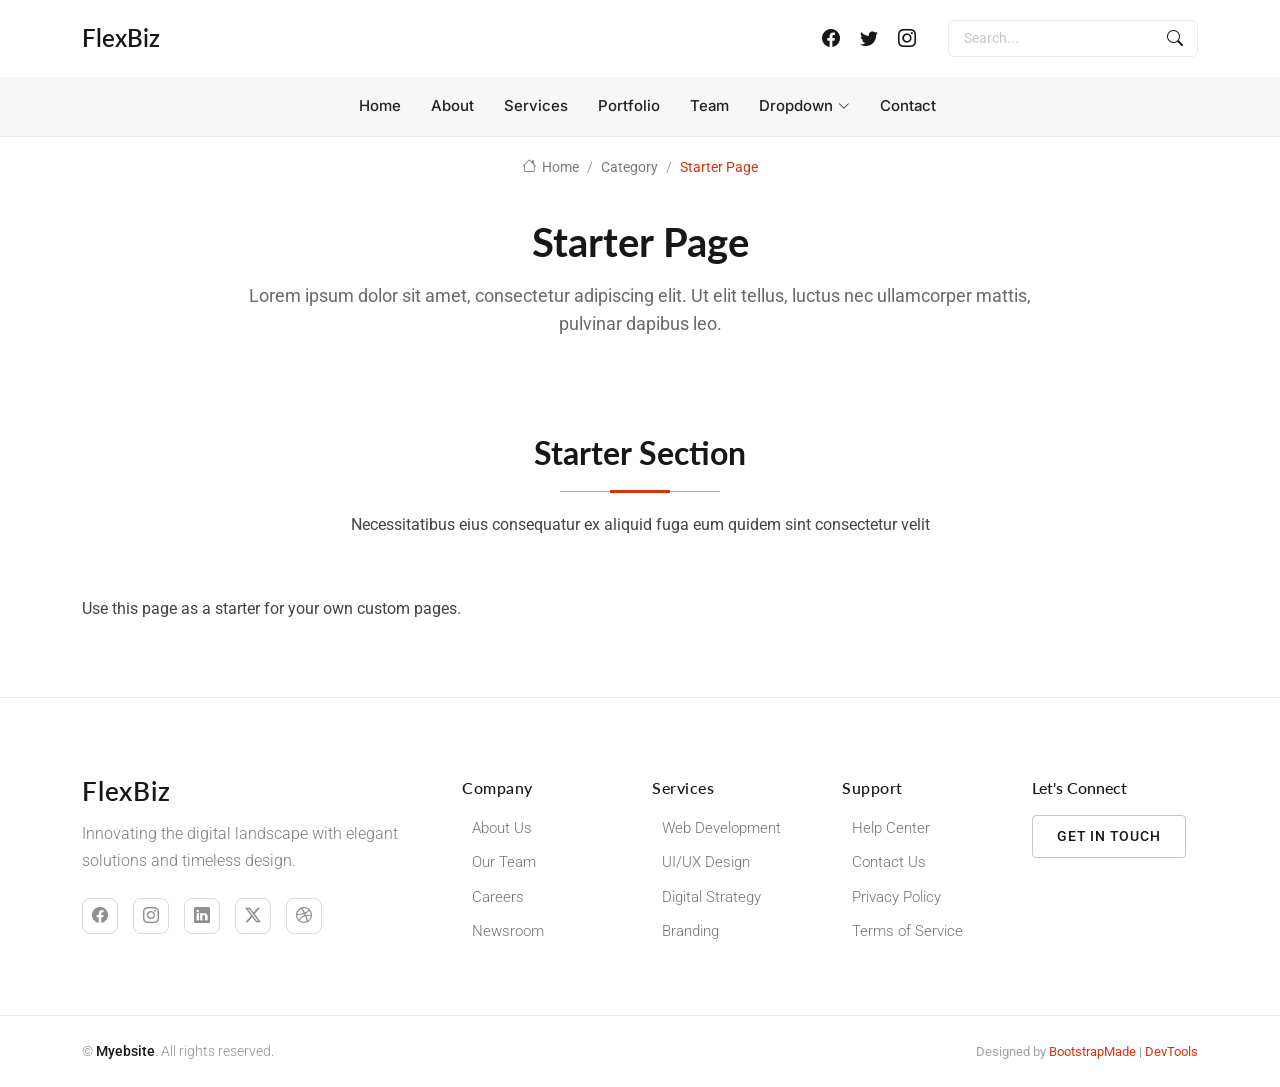
<file: public/FlexBiz/starter-page.html>
<!DOCTYPE html>
<html lang="en">

<head>
  <meta charset="utf-8">
  <meta content="width=device-width, initial-scale=1.0" name="viewport">
  <title>Starter Page - FlexBiz Bootstrap Template</title>
  <meta name="description" content="">
  <meta name="keywords" content="">

  <!-- Favicons -->
  <link href="assets/img/favicon.png" rel="icon">
  <link href="assets/img/apple-touch-icon.png" rel="apple-touch-icon">

  <!-- Fonts -->
  <link href="https://fonts.googleapis.com" rel="preconnect">
  <link href="https://fonts.gstatic.com" rel="preconnect" crossorigin>
  <link href="https://fonts.googleapis.com/css2?family=Roboto:ital,wght@0,100;0,300;0,400;0,500;0,700;0,900;1,100;1,300;1,400;1,500;1,700;1,900&family=Lato:ital,wght@0,100;0,300;0,400;0,700;0,900;1,100;1,300;1,400;1,700;1,900&family=Inter:wght@100;200;300;400;500;600;700;800;900&display=swap" rel="stylesheet">

  <!-- Vendor CSS Files -->
  <link href="assets/vendor/bootstrap/css/bootstrap.min.css" rel="stylesheet">
  <link href="assets/vendor/bootstrap-icons/bootstrap-icons.css" rel="stylesheet">
  <link href="assets/vendor/aos/aos.css" rel="stylesheet">
  <link href="assets/vendor/glightbox/css/glightbox.min.css" rel="stylesheet">
  <link href="assets/vendor/swiper/swiper-bundle.min.css" rel="stylesheet">

  <!-- Main CSS File -->
  <link href="assets/css/main.css" rel="stylesheet">

  <!-- =======================================================
  * Template Name: FlexBiz
  * Template URL: https://bootstrapmade.com/flexbiz-bootstrap-business-template/
  * Updated: Aug 04 2025 with Bootstrap v5.3.7
  * Author: BootstrapMade.com
  * License: https://bootstrapmade.com/license/
  ======================================================== -->
</head>

<body class="starter-page-page">

  <header id="header" class="header sticky-top">
    <div class="container-fluid container-xl position-relative">

      <div class="top-row d-flex align-items-center justify-content-between">
        <a href="index.html" class="logo d-flex align-items-center">
          <!-- Uncomment the line below if you also wish to use an image logo -->
          <!-- <img src="assets/img/logo.webp" alt=""> -->
          <h1 class="sitename">FlexBiz</h1>
        </a>

        <div class="d-flex align-items-center">
          <div class="social-links">
            <a href="#" class="facebook"><i class="bi bi-facebook"></i></a>
            <a href="#" class="twitter"><i class="bi bi-twitter"></i></a>
            <a href="#" class="instagram"><i class="bi bi-instagram"></i></a>
          </div>

          <form class="search-form ms-4">
            <input type="text" placeholder="Search..." class="form-control">
            <button type="submit" class="btn"><i class="bi bi-search"></i></button>
          </form>
        </div>
      </div>

    </div>

    <div class="nav-wrap">
      <div class="container d-flex justify-content-center position-relative">
        <nav id="navmenu" class="navmenu">
          <ul>
            <li><a href="#hero">Home</a></li>
            <li><a href="#about">About</a></li>
            <li><a href="#services">Services</a></li>
            <li><a href="#portfolio">Portfolio</a></li>
            <li><a href="#team">Team</a></li>
            <li class="dropdown"><a href="#"><span>Dropdown</span> <i class="bi bi-chevron-down toggle-dropdown"></i></a>
              <ul>
                <li><a href="#">Dropdown 1</a></li>
                <li class="dropdown"><a href="#"><span>Deep Dropdown</span> <i class="bi bi-chevron-down toggle-dropdown"></i></a>
                  <ul>
                    <li><a href="#">Deep Dropdown 1</a></li>
                    <li><a href="#">Deep Dropdown 2</a></li>
                    <li><a href="#">Deep Dropdown 3</a></li>
                    <li><a href="#">Deep Dropdown 4</a></li>
                    <li><a href="#">Deep Dropdown 5</a></li>
                  </ul>
                </li>
                <li><a href="#">Dropdown 2</a></li>
                <li><a href="#">Dropdown 3</a></li>
                <li><a href="#">Dropdown 4</a></li>
              </ul>
            </li>
            <li><a href="#contact">Contact</a></li>
          </ul>
          <i class="mobile-nav-toggle d-xl-none bi bi-list"></i>
        </nav>
      </div>
    </div>

  </header>

  <main class="main">

    <!-- Page Title -->
    <div class="page-title">
      <div class="breadcrumbs">
        <nav aria-label="breadcrumb">
          <ol class="breadcrumb">
            <li class="breadcrumb-item"><a href="#"><i class="bi bi-house"></i> Home</a></li>
            <li class="breadcrumb-item"><a href="#">Category</a></li>
            <li class="breadcrumb-item active current">Starter Page</li>
          </ol>
        </nav>
      </div>

      <div class="title-wrapper">
        <h1>Starter Page</h1>
        <p>Lorem ipsum dolor sit amet, consectetur adipiscing elit. Ut elit tellus, luctus nec ullamcorper mattis, pulvinar dapibus leo.</p>
      </div>
    </div><!-- End Page Title -->

    <!-- Starter Section Section -->
    <section id="starter-section" class="starter-section section">

      <!-- Section Title -->
      <div class="container section-title" data-aos="fade-up">
        <h2>Starter Section</h2>
        <p>Necessitatibus eius consequatur ex aliquid fuga eum quidem sint consectetur velit</p>
      </div><!-- End Section Title -->

      <div class="container" data-aos="fade-up">
        <p>Use this page as a starter for your own custom pages.</p>
      </div>

    </section><!-- /Starter Section Section -->

  </main>

  <footer id="footer" class="footer position-relative">

    <div class="container">
      <div class="row gy-5">

        <div class="col-lg-4">
          <div class="footer-brand">
            <a href="index.html" class="logo d-flex align-items-center mb-3">
              <span class="sitename">FlexBiz</span>
            </a>
            <p class="tagline">Innovating the digital landscape with elegant solutions and timeless design.</p>

            <div class="social-links mt-4">
              <a href="#" aria-label="Facebook"><i class="bi bi-facebook"></i></a>
              <a href="#" aria-label="Instagram"><i class="bi bi-instagram"></i></a>
              <a href="#" aria-label="LinkedIn"><i class="bi bi-linkedin"></i></a>
              <a href="#" aria-label="Twitter"><i class="bi bi-twitter-x"></i></a>
              <a href="#" aria-label="Dribbble"><i class="bi bi-dribbble"></i></a>
            </div>
          </div>
        </div>

        <div class="col-lg-6">
          <div class="footer-links-grid">
            <div class="row">
              <div class="col-6 col-md-4">
                <h5>Company</h5>
                <ul class="list-unstyled">
                  <li><a href="#">About Us</a></li>
                  <li><a href="#">Our Team</a></li>
                  <li><a href="#">Careers</a></li>
                  <li><a href="#">Newsroom</a></li>
                </ul>
              </div>
              <div class="col-6 col-md-4">
                <h5>Services</h5>
                <ul class="list-unstyled">
                  <li><a href="#">Web Development</a></li>
                  <li><a href="#">UI/UX Design</a></li>
                  <li><a href="#">Digital Strategy</a></li>
                  <li><a href="#">Branding</a></li>
                </ul>
              </div>
              <div class="col-6 col-md-4">
                <h5>Support</h5>
                <ul class="list-unstyled">
                  <li><a href="#">Help Center</a></li>
                  <li><a href="#">Contact Us</a></li>
                  <li><a href="#">Privacy Policy</a></li>
                  <li><a href="#">Terms of Service</a></li>
                </ul>
              </div>
            </div>
          </div>
        </div>

        <div class="col-lg-2">
          <div class="footer-cta">
            <h5>Let's Connect</h5>
            <a href="contact.html" class="btn btn-outline">Get in Touch</a>
          </div>
        </div>

      </div>
    </div>

    <div class="footer-bottom">
      <div class="container">
        <div class="row">
          <div class="col-12">
            <div class="footer-bottom-content">
              <p class="mb-0">© <span class="sitename">Myebsite</span>. All rights reserved.</p>
              <div class="credits">
                <!-- All the links in the footer should remain intact. -->
                <!-- You can delete the links only if you've purchased the pro version. -->
                <!-- Licensing information: https://bootstrapmade.com/license/ -->
                <!-- Purchase the pro version with working PHP/AJAX contact form: [buy-url] -->
                Designed by <a href="https://bootstrapmade.com/">BootstrapMade</a> | <a href="https://bootstrapmade.com/tools/">DevTools</a>
              </div>
            </div>
          </div>
        </div>
      </div>
    </div>

  </footer>

  <!-- Scroll Top -->
  <a href="#" id="scroll-top" class="scroll-top d-flex align-items-center justify-content-center"><i class="bi bi-arrow-up-short"></i></a>

  <!-- Preloader -->
  <div id="preloader">
    <div></div>
    <div></div>
    <div></div>
    <div></div>
  </div>

  <!-- Vendor JS Files -->
  <script src="assets/vendor/bootstrap/js/bootstrap.bundle.min.js"></script>
  <script src="assets/vendor/php-email-form/validate.js"></script>
  <script src="assets/vendor/aos/aos.js"></script>
  <script src="assets/vendor/glightbox/js/glightbox.min.js"></script>
  <script src="assets/vendor/purecounter/purecounter_vanilla.js"></script>
  <script src="assets/vendor/waypoints/noframework.waypoints.js"></script>
  <script src="assets/vendor/imagesloaded/imagesloaded.pkgd.min.js"></script>
  <script src="assets/vendor/isotope-layout/isotope.pkgd.min.js"></script>
  <script src="assets/vendor/swiper/swiper-bundle.min.js"></script>

  <!-- Main JS File -->
  <script src="assets/js/main.js"></script>

</body>

</html>
</file>
<file: public/bus-ticket-ui-main/styles.css>
body {
  font-family: 'Poppins', sans-serif;
  background: #f8f1e4; 
  min-height: 100vh;
  margin: 0;
  display: flex;
  flex-direction: column;
}
.navbar {
  background: linear-gradient(135deg, #6c757d, #495057); 
  box-shadow: 0 4px 10px rgba(0, 0, 0, 0.3);
}
.navbar-brand {
  font-weight: bold;
  color: #ffc107 !important;
}
.navbar-nav .nav-link {
  color: #fff !important;
  margin: 0 10px;
}
.navbar-nav .nav-link:hover {
  color: #ffc107 !important;
}
footer {
  background: #495057; 
  color: white;
  text-align: center;
  padding: 20px 0;
  margin-top: auto;
}
footer a {
  color: #ffc107;
  text-decoration: none;
}
footer a:hover {
  text-decoration: underline;
}
.card {
  height: 100%;
}

/* Add hover effect to testimonials */
.card:hover {
  transform: scale(1.05);
  transition: transform 0.3s ease-in-out;
  box-shadow: 0 8px 15px rgba(0, 0, 0, 0.3);
}

.card-img-top {
  height: 200px; 
  object-fit: cover; 
}
.card-body {
  display: flex;
  flex-direction: column;
  justify-content: space-between; /* Distribute content evenly */
  align-items: center;
  text-align: center;
}

.card-body .text-warning {
  margin-top: auto; /* Push stars to the middle */
  margin-bottom: 10px; /* Add spacing below stars */
}
    
/* Align stars consistently */
</file>
<file: public/FlexBiz/assets/css/main.css>
/**
* Template Name: FlexBiz
* Template URL: https://bootstrapmade.com/flexbiz-bootstrap-business-template/
* Updated: Aug 04 2025 with Bootstrap v5.3.7
* Author: BootstrapMade.com
* License: https://bootstrapmade.com/license/
*/

@charset "UTF-8";

/*--------------------------------------------------------------
# Font & Color Variables
# Help: https://bootstrapmade.com/color-system/
--------------------------------------------------------------*/
/* Fonts */
:root {
  --default-font: "Roboto",  system-ui, -apple-system, "Segoe UI", Roboto, "Helvetica Neue", Arial, "Noto Sans", "Liberation Sans", sans-serif, "Apple Color Emoji", "Segoe UI Emoji", "Segoe UI Symbol", "Noto Color Emoji";
  --heading-font: "Lato",  sans-serif;
  --nav-font: "Inter",  sans-serif;
}

/* Global Colors - The following color variables are used throughout the website. Updating them here will change the color scheme of the entire website */
:root { 
  --background-color: #ffffff; /* Background color for the entire website, including individual sections */
  --default-color: #444444; /* Default color used for the majority of the text content across the entire website */
  --heading-color: #171717; /* Color for headings, subheadings and title throughout the website */
  --accent-color: #dd3209; /* Accent color that represents your brand on the website. It's used for buttons, links, and other elements that need to stand out */
  --surface-color: #ffffff; /* The surface color is used as a background of boxed elements within sections, such as cards, icon boxes, or other elements that require a visual separation from the global background. */
  --contrast-color: #ffffff; /* Contrast color for text, ensuring readability against backgrounds of accent, heading, or default colors. */
}

/* Nav Menu Colors - The following color variables are used specifically for the navigation menu. They are separate from the global colors to allow for more customization options */
:root {
  --nav-color: #222222;  /* The default color of the main navmenu links */
  --nav-hover-color: #dd3209; /* Applied to main navmenu links when they are hovered over or active */
  --nav-mobile-background-color: #ffffff; /* Used as the background color for mobile navigation menu */
  --nav-dropdown-background-color: #171717; /* Used as the background color for dropdown items that appear when hovering over primary navigation items */
  --nav-dropdown-color: #222222; /* Used for navigation links of the dropdown items in the navigation menu. */
  --nav-dropdown-hover-color: #dd3209; /* Similar to --nav-hover-color, this color is applied to dropdown navigation links when they are hovered over. */
}

/* Color Presets - These classes override global colors when applied to any section or element, providing reuse of the sam color scheme. */

.light-background {
  --background-color: #f9f5f4;
  --surface-color: #ffffff;
}

.dark-background {
  --background-color: #060606;
  --default-color: #ffffff;
  --heading-color: #ffffff;
  --surface-color: #252525;
  --contrast-color: #ffffff;
}

/* Smooth scroll */
:root {
  scroll-behavior: smooth;
}

/*--------------------------------------------------------------
# General Styling & Shared Classes
--------------------------------------------------------------*/
body {
  color: var(--default-color);
  background-color: var(--background-color);
  font-family: var(--default-font);
}

a {
  color: var(--accent-color);
  text-decoration: none;
  transition: 0.3s;
}

a:hover {
  color: color-mix(in srgb, var(--accent-color), transparent 25%);
  text-decoration: none;
}

h1,
h2,
h3,
h4,
h5,
h6 {
  color: var(--heading-color);
  font-family: var(--heading-font);
}

/* PHP Email Form Messages
------------------------------*/
.php-email-form .error-message {
  display: none;
  background: #df1529;
  color: #ffffff;
  text-align: left;
  padding: 15px;
  margin-bottom: 24px;
  font-weight: 600;
}

.php-email-form .sent-message {
  display: none;
  color: #ffffff;
  background: #059652;
  text-align: center;
  padding: 15px;
  margin-bottom: 24px;
  font-weight: 600;
}

.php-email-form .loading {
  display: none;
  background: var(--surface-color);
  text-align: center;
  padding: 15px;
  margin-bottom: 24px;
}

.php-email-form .loading:before {
  content: "";
  display: inline-block;
  border-radius: 50%;
  width: 24px;
  height: 24px;
  margin: 0 10px -6px 0;
  border: 3px solid var(--accent-color);
  border-top-color: var(--surface-color);
  animation: php-email-form-loading 1s linear infinite;
}

@keyframes php-email-form-loading {
  0% {
    transform: rotate(0deg);
  }

  100% {
    transform: rotate(360deg);
  }
}

/*--------------------------------------------------------------
# Global Header
--------------------------------------------------------------*/
.header {
  color: var(--default-color);
  background-color: var(--background-color);
  transition: all 0.5s;
  z-index: 997;
  padding: 20px 0 0 0;
  border-bottom: 1px solid color-mix(in srgb, var(--default-color), transparent 90%);
}

.header .top-row {
  padding-bottom: 10px;
}

.header .top-row .logo {
  text-decoration: none;
}

.header .top-row .logo img {
  max-height: 40px;
  margin-right: 10px;
}

.header .top-row .logo .sitename {
  font-size: 24px;
  font-weight: 600;
  color: var(--heading-color);
  font-family: var(--heading-font);
  margin: 0;
}

.header .social-links a {
  color: var(--heading-color);
  padding: 0 8px;
  display: inline-block;
  font-size: 18px;
  transition: 0.3s;
}

.header .social-links a:hover {
  color: var(--accent-color);
}

@media (max-width: 1200px) {
  .header .social-links {
    padding-right: 40px;
  }
}

.header .search-form {
  position: relative;
  width: 250px;
  display: flex;
  align-items: center;
  padding: 0;
  margin: 0;
}

.header .search-form .form-control {
  border: 1px solid color-mix(in srgb, var(--default-color), transparent 90%);
  padding: 7px 40px 7px 15px;
  background: transparent;
  transition: 0.3s;
  color: var(--default-color);
  font-size: 14px;
}

.header .search-form .form-control::placeholder {
  color: color-mix(in srgb, var(--default-color), transparent 70%);
}

.header .search-form .form-control:focus {
  border-color: var(--accent-color);
  box-shadow: none;
}

.header .search-form button {
  position: absolute;
  right: 0;
  top: 0;
  bottom: 0;
  border: 0;
  background: none;
  font-size: 16px;
  padding: 0 15px;
  margin: 0;
  color: var(--heading-color);
  transition: 0.3s;
}

.header .search-form button:hover {
  color: var(--accent-color);
}

@media (max-width: 1200px) {
  .header .search-form {
    display: none;
  }
}

.header .nav-wrap {
  background-color: color-mix(in srgb, var(--default-color), transparent 96%);
  margin-top: 10px;
  display: flex;
  justify-content: center;
}

.header .mobile-nav-toggle {
  position: fixed;
  top: 20px;
  right: 5px;
}

/* Global Header on Scroll
------------------------------*/
.scrolled .header {
  --background-color: #ffffff;
}

/*--------------------------------------------------------------
# Navigation Menu
--------------------------------------------------------------*/
/* Navmenu - Desktop */
@media (min-width: 1200px) {
  .navmenu {
    padding: 0;
  }

  .navmenu ul {
    margin: 0;
    padding: 0;
    display: flex;
    list-style: none;
    align-items: center;
  }

  .navmenu li {
    position: relative;
  }

  .navmenu a,
  .navmenu a:focus {
    color: var(--nav-color);
    padding: 18px 15px;
    font-size: 15px;
    font-family: var(--nav-font);
    font-weight: 500;
    display: flex;
    align-items: center;
    justify-content: space-between;
    white-space: nowrap;
    transition: 0.3s;
  }

  .navmenu a i,
  .navmenu a:focus i {
    font-size: 12px;
    line-height: 0;
    margin-left: 5px;
    transition: 0.3s;
  }

  .navmenu li:last-child a {
    padding-right: 0;
  }

  .navmenu li:hover>a,
  .navmenu .active,
  .navmenu .active:focus {
    color: var(--nav-hover-color);
  }

  .navmenu .dropdown ul {
    margin: 0;
    padding: 10px 0;
    background: var(--nav-dropdown-background-color);
    display: block;
    position: absolute;
    visibility: hidden;
    left: 14px;
    top: 130%;
    opacity: 0;
    transition: 0.3s;
    border-radius: 4px;
    z-index: 99;
    box-shadow: 0px 0px 30px rgba(0, 0, 0, 0.1);
  }

  .navmenu .dropdown ul li {
    min-width: 200px;
  }

  .navmenu .dropdown ul a {
    padding: 10px 20px;
    font-size: 15px;
    text-transform: none;
    color: var(--nav-dropdown-color);
  }

  .navmenu .dropdown ul a i {
    font-size: 12px;
  }

  .navmenu .dropdown ul a:hover,
  .navmenu .dropdown ul .active:hover,
  .navmenu .dropdown ul li:hover>a {
    color: var(--nav-dropdown-hover-color);
  }

  .navmenu .dropdown:hover>ul {
    opacity: 1;
    top: 100%;
    visibility: visible;
  }

  .navmenu .dropdown .dropdown ul {
    top: 0;
    left: -90%;
    visibility: hidden;
  }

  .navmenu .dropdown .dropdown:hover>ul {
    opacity: 1;
    top: 0;
    left: -100%;
    visibility: visible;
  }
}

/* Navmenu - Mobile */
@media (max-width: 1199px) {
  .mobile-nav-toggle {
    color: var(--nav-color);
    font-size: 28px;
    line-height: 0;
    margin-right: 10px;
    cursor: pointer;
    transition: color 0.3s;
  }

  .navmenu {
    padding: 0;
    z-index: 9997;
  }

  .navmenu ul {
    display: none;
    list-style: none;
    position: absolute;
    inset: 60px 20px 20px 20px;
    padding: 10px 0;
    margin: 0;
    border-radius: 6px;
    background-color: var(--nav-mobile-background-color);
    overflow-y: auto;
    transition: 0.3s;
    z-index: 9998;
    box-shadow: 0px 0px 30px rgba(0, 0, 0, 0.1);
  }

  .navmenu a,
  .navmenu a:focus {
    color: var(--nav-dropdown-color);
    padding: 10px 20px;
    font-family: var(--nav-font);
    font-size: 17px;
    font-weight: 500;
    display: flex;
    align-items: center;
    justify-content: space-between;
    white-space: nowrap;
    transition: 0.3s;
  }

  .navmenu a i,
  .navmenu a:focus i {
    font-size: 12px;
    line-height: 0;
    margin-left: 5px;
    width: 30px;
    height: 30px;
    display: flex;
    align-items: center;
    justify-content: center;
    border-radius: 50%;
    transition: 0.3s;
    background-color: color-mix(in srgb, var(--accent-color), transparent 90%);
  }

  .navmenu a i:hover,
  .navmenu a:focus i:hover {
    background-color: var(--accent-color);
    color: var(--contrast-color);
  }

  .navmenu a:hover,
  .navmenu .active,
  .navmenu .active:focus {
    color: var(--nav-dropdown-hover-color);
  }

  .navmenu .active i,
  .navmenu .active:focus i {
    background-color: var(--accent-color);
    color: var(--contrast-color);
    transform: rotate(180deg);
  }

  .navmenu .dropdown ul {
    position: static;
    display: none;
    z-index: 99;
    padding: 10px 0;
    margin: 10px 20px;
    background-color: var(--nav-dropdown-background-color);
    border: 1px solid color-mix(in srgb, var(--default-color), transparent 90%);
    box-shadow: none;
    transition: all 0.5s ease-in-out;
  }

  .navmenu .dropdown ul ul {
    background-color: rgba(33, 37, 41, 0.1);
  }

  .navmenu .dropdown>.dropdown-active {
    display: block;
    background-color: rgba(33, 37, 41, 0.03);
  }

  .mobile-nav-active {
    overflow: hidden;
  }

  .mobile-nav-active .mobile-nav-toggle {
    color: #fff;
    position: absolute;
    font-size: 32px;
    top: 15px;
    right: 15px;
    margin-right: 0;
    z-index: 9999;
  }

  .mobile-nav-active .navmenu {
    position: fixed;
    overflow: hidden;
    inset: 0;
    background: rgba(33, 37, 41, 0.8);
    transition: 0.3s;
  }

  .mobile-nav-active .navmenu>ul {
    display: block;
  }
}

/*--------------------------------------------------------------
# Global Footer
--------------------------------------------------------------*/
.footer {
  color: var(--default-color);
  background: var(--background-color);
  font-size: 15px;
  padding: 80px 0 0;
  position: relative;
  border-top: 1px solid color-mix(in srgb, var(--default-color), transparent 90%);
}

.footer .footer-brand h1,
.footer .footer-brand .logo {
  margin: 0;
  line-height: 1;
  font-weight: 600;
}

.footer .footer-brand h1 .sitename,
.footer .footer-brand .logo .sitename {
  font-family: var(--heading-font);
  font-size: 26px;
  letter-spacing: 0.8px;
  color: var(--heading-color);
}

.footer .footer-brand .tagline {
  color: color-mix(in srgb, var(--default-color), transparent 30%);
  font-size: 16px;
  line-height: 1.7;
  font-weight: 300;
  margin: 12px 0 0;
}

.footer .social-links {
  display: flex;
  gap: 15px;
  margin-top: 20px;
}

.footer .social-links a {
  display: flex;
  align-items: center;
  justify-content: center;
  width: 36px;
  height: 36px;
  border-radius: 8px;
  background-color: transparent;
  color: color-mix(in srgb, var(--default-color), transparent 40%);
  transition: all 0.3s ease;
  text-decoration: none;
  border: 1px solid color-mix(in srgb, var(--default-color), transparent 80%);
}

.footer .social-links a:hover {
  background-color: var(--accent-color);
  color: var(--contrast-color);
  transform: translateY(-3px);
  border-color: var(--accent-color);
}

.footer .social-links a i {
  font-size: 16px;
}

.footer .footer-links-grid h5 {
  color: var(--heading-color);
  font-size: 16px;
  font-weight: 500;
  margin-bottom: 20px;
  font-family: var(--heading-font);
  letter-spacing: 0.5px;
}

.footer .footer-links-grid ul {
  list-style: none;
  padding: 0;
  margin: 0;
}

.footer .footer-links-grid ul li {
  margin-bottom: 12px;
}

.footer .footer-links-grid ul li a {
  color: color-mix(in srgb, var(--default-color), transparent 25%);
  text-decoration: none;
  font-size: 15px;
  font-weight: 300;
  transition: all 0.3s ease;
  position: relative;
  padding-left: 10px;
}

.footer .footer-links-grid ul li a::before {
  content: "→";
  position: absolute;
  left: 0;
  opacity: 0;
  transition: all 0.3s ease;
  color: var(--accent-color);
}

.footer .footer-links-grid ul li a:hover {
  color: var(--accent-color);
  padding-left: 16px;
}

.footer .footer-links-grid ul li a:hover::before {
  opacity: 1;
}

.footer .footer-cta h5 {
  color: var(--heading-color);
  font-size: 16px;
  font-weight: 500;
  margin-bottom: 18px;
  font-family: var(--heading-font);
}

.footer .footer-cta .btn-outline {
  background: transparent;
  color: var(--heading-color);
  border: 1px solid color-mix(in srgb, var(--default-color), transparent 70%);
  padding: 10px 24px;
  font-size: 14px;
  font-weight: 500;
  border-radius: 4px;
  transition: all 0.3s ease;
  text-transform: uppercase;
  letter-spacing: 0.8px;
}

.footer .footer-cta .btn-outline:hover {
  background: var(--accent-color);
  color: var(--contrast-color);
  border-color: var(--accent-color);
  transform: translateY(-2px);
}

.footer .footer-bottom {
  margin-top: 60px;
  padding: 25px 0;
  border-top: 1px solid color-mix(in srgb, var(--default-color), transparent 90%);
}

.footer .footer-bottom .footer-bottom-content {
  display: flex;
  justify-content: space-between;
  align-items: center;
}

@media (max-width: 768px) {
  .footer .footer-bottom .footer-bottom-content {
    flex-direction: column;
    gap: 15px;
    text-align: center;
  }
}

.footer .footer-bottom .footer-bottom-content p {
  margin: 0;
  color: color-mix(in srgb, var(--default-color), transparent 40%);
  font-size: 14px;
  font-weight: 300;
}

.footer .footer-bottom .footer-bottom-content p .sitename {
  color: var(--heading-color);
  font-weight: 500;
}

.footer .footer-bottom .footer-bottom-content .credits {
  font-size: 13px;
  color: color-mix(in srgb, var(--default-color), transparent 50%);
}

.footer .footer-bottom .footer-bottom-content .credits a {
  color: var(--accent-color);
  text-decoration: none;
  font-weight: 400;
}

.footer .footer-bottom .footer-bottom-content .credits a:hover {
  text-decoration: underline;
}

@media (max-width: 991px) {
  .footer .footer-links-grid {
    margin-bottom: 30px;
  }

  .footer .footer-cta {
    text-align: center;
  }
}

@media (max-width: 768px) {
  .footer {
    padding: 60px 0 0;
  }

  .footer .row {
    text-align: center;
  }

  .footer .footer-brand,
  .footer .footer-links-grid,
  .footer .footer-cta {
    margin-bottom: 40px;
  }

  .footer .footer-links-grid .col-6 {
    margin-bottom: 30px;
  }

  .footer .footer-links-grid h5 {
    text-align: left;
  }

  .footer .footer-links-grid ul {
    text-align: left;
    display: inline-block;
  }
}

/*--------------------------------------------------------------
# Preloader
--------------------------------------------------------------*/
#preloader {
  position: fixed;
  inset: 0;
  z-index: 9999;
  overflow: hidden;
  background-color: var(--background-color);
  transition: all 0.6s ease-out;
  width: 100%;
  height: 100vh;
  display: flex;
  align-items: center;
  justify-content: center;
}

#preloader div {
  width: 13px;
  height: 13px;
  background-color: var(--accent-color);
  border-radius: 50%;
  animation-timing-function: cubic-bezier(0, 1, 1, 0);
  position: absolute;
  left: 50%;
}

#preloader div:nth-child(1) {
  left: calc(50% + 8px);
  animation: animate-preloader-1 0.6s infinite;
}

#preloader div:nth-child(2) {
  left: calc(50% + 8px);
  animation: animate-preloader-2 0.6s infinite;
}

#preloader div:nth-child(3) {
  left: calc(50% + 32px);
  animation: animate-preloader-2 0.6s infinite;
}

#preloader div:nth-child(4) {
  left: calc(50% + 56px);
  animation: animate-preloader-3 0.6s infinite;
}

@keyframes animate-preloader-1 {
  0% {
    transform: scale(0);
  }

  100% {
    transform: scale(1);
  }
}

@keyframes animate-preloader-3 {
  0% {
    transform: scale(1);
  }

  100% {
    transform: scale(0);
  }
}

@keyframes animate-preloader-2 {
  0% {
    transform: translate(0, 0);
  }

  100% {
    transform: translate(24px, 0);
  }
}

/*--------------------------------------------------------------
# Scroll Top Button
--------------------------------------------------------------*/
.scroll-top {
  position: fixed;
  visibility: hidden;
  opacity: 0;
  right: 15px;
  bottom: 15px;
  z-index: 99999;
  background-color: var(--accent-color);
  width: 40px;
  height: 40px;
  border-radius: 4px;
  transition: all 0.4s;
}

.scroll-top i {
  font-size: 24px;
  color: var(--contrast-color);
  line-height: 0;
}

.scroll-top:hover {
  background-color: color-mix(in srgb, var(--accent-color), transparent 20%);
  color: var(--contrast-color);
}

.scroll-top.active {
  visibility: visible;
  opacity: 1;
}

/*--------------------------------------------------------------
# Disable aos animation delay on mobile devices
--------------------------------------------------------------*/
@media screen and (max-width: 768px) {
  [data-aos-delay] {
    transition-delay: 0 !important;
  }
}

/*--------------------------------------------------------------
# Global Page Titles & Breadcrumbs
--------------------------------------------------------------*/
.page-title {
  text-align: center;
  padding: 20px 0;
}

.page-title .breadcrumbs {
  margin-bottom: 1.5rem;
}

.page-title .breadcrumbs .breadcrumb {
  justify-content: center;
  margin: 0;
  padding: 0;
  background: none;
}

.page-title .breadcrumbs .breadcrumb .breadcrumb-item {
  font-size: 0.9rem;
  color: color-mix(in srgb, var(--default-color), transparent 30%);
}

.page-title .breadcrumbs .breadcrumb .breadcrumb-item.active {
  color: var(--accent-color);
}

.page-title .breadcrumbs .breadcrumb .breadcrumb-item a {
  color: inherit;
  text-decoration: none;
  transition: color 0.3s ease;
}

.page-title .breadcrumbs .breadcrumb .breadcrumb-item a:hover {
  color: var(--accent-color);
}

.page-title .breadcrumbs .breadcrumb .breadcrumb-item a i {
  font-size: 0.9rem;
  margin-right: 0.2rem;
}

.page-title .breadcrumbs .breadcrumb .breadcrumb-item+.breadcrumb-item::before {
  color: color-mix(in srgb, var(--default-color), transparent 50%);
}

.page-title .title-wrapper {
  max-width: 800px;
  margin: 0 auto;
  padding: 1rem 0;
}

.page-title .title-wrapper h1 {
  font-size: 2.5rem;
  margin-bottom: 1rem;
  font-weight: 700;
  color: var(--heading-color);
}

.page-title .title-wrapper p {
  font-size: 1.1rem;
  color: color-mix(in srgb, var(--default-color), transparent 20%);
  margin: 0;
  line-height: 1.6;
}

@media (max-width: 768px) {
  .page-title .title-wrapper h1 {
    font-size: 2rem;
  }

  .page-title .title-wrapper p {
    font-size: 1rem;
  }
}

@media (max-width: 576px) {
  .page-title .title-wrapper h1 {
    font-size: 1.75rem;
  }
}

/*--------------------------------------------------------------
# Global Sections
--------------------------------------------------------------*/
section,
.section {
  color: var(--default-color);
  background-color: var(--background-color);
  padding: 60px 0;
  scroll-margin-top: 135px;
  overflow: clip;
}

@media (max-width: 1199px) {

  section,
  .section {
    scroll-margin-top: 70px;
  }
}

/*--------------------------------------------------------------
# Global Section Titles
--------------------------------------------------------------*/
.section-title {
  text-align: center;
  padding-bottom: 60px;
  position: relative;
}

.section-title h2 {
  font-size: 32px;
  font-weight: 700;
  margin-bottom: 20px;
  padding-bottom: 20px;
  position: relative;
}

.section-title h2:before {
  content: "";
  position: absolute;
  display: block;
  width: 160px;
  height: 1px;
  background: color-mix(in srgb, var(--default-color), transparent 60%);
  left: 0;
  right: 0;
  bottom: 1px;
  margin: auto;
}

.section-title h2::after {
  content: "";
  position: absolute;
  display: block;
  width: 60px;
  height: 3px;
  background: var(--accent-color);
  left: 0;
  right: 0;
  bottom: 0;
  margin: auto;
}

.section-title p {
  margin-bottom: 0;
}

/*--------------------------------------------------------------
# Hero Section
--------------------------------------------------------------*/
.hero {
  padding-top: 100px;
  min-height: 60vh;
  display: grid;
  align-items: center;
  position: relative;
  padding-bottom: 60px;
  /* Decorative background */
  /* Swiper default fix if used somewhere inside */
}

.hero::before {
  content: "";
  position: absolute;
  inset: 0;
  background: radial-gradient(1200px 600px at 10% 20%, color-mix(in srgb, var(--accent-color), transparent 88%), transparent 70%), radial-gradient(900px 500px at 90% 80%, color-mix(in srgb, var(--heading-color), transparent 92%), transparent 70%);
  pointer-events: none;
  z-index: 0;
}

.hero .hero-card {
  position: relative;
  z-index: 1;
  border-radius: 16px;
  background: var(--surface-color);
  padding: 32px;
  border: 1px solid color-mix(in srgb, var(--default-color), transparent 88%);
  overflow: hidden;
}

.hero .hero-card .eyebrow {
  font-size: 13px;
  font-weight: 600;
  color: color-mix(in srgb, var(--default-color), transparent 30%);
  background: color-mix(in srgb, var(--accent-color), transparent 90%);
  padding: 6px 12px;
  border-radius: 999px;
}

.hero .hero-card .eyebrow i {
  color: var(--accent-color);
}

.hero .hero-card .content h2 {
  margin: 0;
  line-height: 1.15;
}

.hero .hero-card .content p {
  color: color-mix(in srgb, var(--default-color), transparent 25%);
  margin: 0;
}

.hero .hero-card .btn-primary-ghost {
  display: inline-flex;
  align-items: center;
  gap: 6px;
  padding: 10px 18px;
  border-radius: 10px;
  color: var(--contrast-color);
  background: var(--accent-color);
  border: 1px solid color-mix(in srgb, var(--accent-color), transparent 30%);
  transition: 0.3s;
}

.hero .hero-card .btn-primary-ghost:hover {
  background: color-mix(in srgb, var(--accent-color), transparent 12%);
  color: var(--contrast-color);
  transform: translateY(-2px);
}

.hero .hero-card .btn-video {
  font-weight: 600;
  color: var(--heading-color);
  transition: 0.3s;
}

.hero .hero-card .btn-video .play-icon {
  width: 36px;
  height: 36px;
  border-radius: 50%;
  background: color-mix(in srgb, var(--accent-color), transparent 90%);
  color: var(--accent-color);
  transition: 0.3s;
}

.hero .hero-card .btn-video:hover {
  color: var(--accent-color);
}

.hero .hero-card .btn-video:hover .play-icon {
  background: color-mix(in srgb, var(--accent-color), transparent 80%);
  transform: scale(1.05);
}

.hero .hero-card .mini-stats .stat {
  font-size: 14px;
  color: color-mix(in srgb, var(--default-color), transparent 25%);
}

.hero .hero-card .mini-stats .stat i {
  color: var(--accent-color);
}

.hero .media-stack {
  position: relative;
  z-index: 1;
  max-width: 520px;
  margin-inline: auto;
}

.hero .media-stack .media {
  border-radius: 16px;
  overflow: hidden;
  border: 1px solid color-mix(in srgb, var(--default-color), transparent 88%);
  background: var(--surface-color);
  transform-origin: center;
  transition: 0.3s;
}

.hero .media-stack .media img {
  display: block;
  width: 100%;
  height: auto;
}

.hero .media-stack .media:hover {
  transform: translateY(-4px);
}

.hero .media-stack .primary {
  transform: rotate(-2deg);
}

.hero .media-stack .secondary {
  position: absolute;
  width: 70%;
  right: -8%;
  bottom: -10%;
  transform: rotate(6deg);
  box-shadow: 0 12px 40px color-mix(in srgb, var(--default-color), transparent 80%);
}

@media (max-width: 992px) {
  .hero .media-stack .secondary {
    right: -2%;
    bottom: -6%;
    width: 68%;
  }
}

.hero .media-stack .floating-badge {
  position: absolute;
  top: -14px;
  left: -14px;
  background: var(--surface-color);
  border: 1px solid color-mix(in srgb, var(--default-color), transparent 88%);
  border-radius: 999px;
  padding: 8px 14px;
  font-size: 13px;
  color: color-mix(in srgb, var(--default-color), transparent 20%);
  animation: floatY 4s ease-in-out infinite;
}

.hero .media-stack .floating-badge i {
  color: var(--accent-color);
}

@keyframes floatY {
  0% {
    transform: translateY(0);
  }

  50% {
    transform: translateY(-8px);
  }

  100% {
    transform: translateY(0);
  }
}

.hero .swiper-wrapper {
  height: auto !important;
}

@media (max-width: 1200px) {
  .hero .hero-card {
    padding: 28px;
  }
}

@media (max-width: 992px) {
  .hero {
    min-height: auto;
    padding: 80px 0 40px;
  }

  .hero .hero-card .content h2 {
    font-size: clamp(28px, 4vw, 36px);
  }
}

@media (max-width: 576px) {
  .hero .hero-card {
    padding: 22px;
  }

  .hero .media-stack .floating-badge {
    transform: scale(0.95);
  }
}

/*--------------------------------------------------------------
# Featured Services Section
--------------------------------------------------------------*/
.featured-services .service-item {
  height: 100%;
  padding: 2rem;
  background-color: var(--surface-color);
  border-radius: 12px;
  box-shadow: 0 5px 25px -5px rgba(0, 0, 0, 0.05);
  transition: all 0.3s ease-in-out;
  position: relative;
  overflow: hidden;
}

.featured-services .service-item::before {
  content: "";
  position: absolute;
  top: 0;
  left: 0;
  width: 3px;
  height: 0;
  background-color: var(--accent-color);
  transition: height 0.3s ease-in-out;
}

.featured-services .service-item:hover {
  transform: translateY(-5px);
  box-shadow: 0 8px 30px -5px rgba(0, 0, 0, 0.08);
}

.featured-services .service-item:hover::before {
  height: 100%;
}

.featured-services .service-item:hover .icon i {
  transform: scale(1.1) rotate(5deg);
  color: var(--accent-color);
}

.featured-services .service-item:hover .link-item i {
  transform: translateX(5px);
}

.featured-services .service-item .icon {
  margin-bottom: 1.5rem;
}

.featured-services .service-item .icon i {
  font-size: 2.5rem;
  color: color-mix(in srgb, var(--accent-color), transparent 15%);
  transition: all 0.3s ease-in-out;
}

.featured-services .service-item h3 {
  font-size: 1.5rem;
  margin-bottom: 1rem;
  font-weight: 600;
  color: var(--heading-color);
  font-family: var(--heading-font);
}

.featured-services .service-item p {
  color: color-mix(in srgb, var(--default-color), transparent 25%);
  font-size: 1rem;
  line-height: 1.6;
  margin-bottom: 1.5rem;
}

.featured-services .service-item .card-links {
  margin-top: auto;
}

.featured-services .service-item .card-links .link-item {
  display: inline-flex;
  align-items: center;
  color: var(--accent-color);
  font-weight: 500;
  font-size: 0.95rem;
  transition: color 0.3s ease;
}

.featured-services .service-item .card-links .link-item i {
  margin-left: 0.5rem;
  font-size: 1.1rem;
  transition: transform 0.3s ease;
}

.featured-services .service-item .card-links .link-item:hover {
  color: color-mix(in srgb, var(--accent-color), transparent 25%);
}

@media (max-width: 991px) {
  .featured-services .card-item {
    padding: 1.75rem;
  }

  .featured-services .card-item h3 {
    font-size: 1.35rem;
  }

  .featured-services .card-item .icon i {
    font-size: 2.25rem;
  }
}

@media (max-width: 767px) {
  .featured-services .card-item {
    padding: 1.5rem;
  }

  .featured-services .card-item h3 {
    font-size: 1.25rem;
  }

  .featured-services .card-item .icon i {
    font-size: 2rem;
  }

  .featured-services .card-item:hover {
    transform: translateY(-3px);
  }
}

/*--------------------------------------------------------------
# About Section
--------------------------------------------------------------*/
.about {
  /* tokens */
  --card-radius: 16px;
  --soft-border: color-mix(in srgb, var(--default-color), transparent 88%);
  --muted-text: color-mix(in srgb, var(--default-color), transparent 28%);
  --muted-strong: color-mix(in srgb, var(--default-color), transparent 18%);
  --accent-soft: color-mix(in srgb, var(--accent-color), transparent 88%);
  --accent-softer: color-mix(in srgb, var(--accent-color), transparent 92%);
}

.about .intro-card {
  background: var(--surface-color);
  border: 1px solid var(--soft-border);
  border-radius: calc(var(--card-radius) + 4px);
  padding: 32px;
  box-shadow: 0 30px 60px color-mix(in srgb, var(--default-color), transparent 90%);
}

@media (max-width: 576px) {
  .about .intro-card {
    padding: 22px;
  }
}

.about .intro-card .intro-head {
  margin-bottom: 1rem;
}

.about .intro-card .intro-head .kicker {
  display: inline-flex;
  align-items: center;
  gap: 6px;
  padding: 6px 12px;
  border-radius: 999px;
  font-size: 12px;
  font-weight: 600;
  letter-spacing: 0.4px;
  color: var(--accent-color);
  background: var(--accent-softer);
}

.about .intro-card .intro-head h2 {
  margin-top: 12px;
  margin-bottom: 0.75rem;
  font-size: 2.125rem;
  line-height: 1.25;
  font-weight: 700;
}

@media (max-width: 768px) {
  .about .intro-card .intro-head h2 {
    font-size: 1.875rem;
  }
}

.about .intro-card .intro-body .lead {
  font-size: 1.125rem;
  color: var(--muted-strong);
  line-height: 1.7;
  margin-bottom: 0.75rem;
}

.about .intro-card .intro-body p {
  color: var(--muted-text);
  line-height: 1.75;
  margin-bottom: 1rem;
}

.about .intro-card .feature-list {
  margin-top: 0.25rem;
  margin-bottom: 1.25rem;
}

.about .intro-card .feature-list .feature-item {
  display: flex;
  gap: 14px;
  padding: 14px 14px;
  border: 1px dashed var(--soft-border);
  border-radius: var(--card-radius);
  background: color-mix(in srgb, var(--background-color), var(--surface-color) 50%);
  transition: all 0.3s ease;
}

.about .intro-card .feature-list .feature-item:hover {
  border-color: color-mix(in srgb, var(--accent-color), transparent 60%);
  transform: translateY(-2px);
  box-shadow: 0 10px 24px color-mix(in srgb, var(--default-color), transparent 92%);
}

.about .intro-card .feature-list .feature-item i {
  flex: 0 0 44px;
  height: 44px;
  width: 44px;
  border-radius: 10px;
  display: grid;
  place-items: center;
  color: var(--accent-color);
  background: var(--accent-soft);
  font-size: 18px;
}

.about .intro-card .feature-list .feature-item .text h6 {
  margin: 0 0 4px 0;
  font-size: 1rem;
  font-weight: 700;
}

.about .intro-card .feature-list .feature-item .text p {
  margin: 0;
  font-size: 0.95rem;
  color: var(--muted-text);
}

.about .intro-card .metric-band {
  margin: 18px 0 22px;
  display: flex;
  align-items: center;
  gap: 18px;
  padding: 14px 16px;
  background: color-mix(in srgb, var(--accent-color), transparent 94%);
  border: 1px solid var(--soft-border);
  border-radius: calc(var(--card-radius) + 2px);
}

@media (max-width: 576px) {
  .about .intro-card .metric-band {
    gap: 12px;
    padding: 12px;
  }
}

.about .intro-card .metric-band .metric {
  display: grid;
  gap: 2px;
}

.about .intro-card .metric-band .metric .value {
  font-family: var(--heading-font);
  font-weight: 800;
  color: var(--accent-color);
  font-size: 1.75rem;
  line-height: 1;
}

.about .intro-card .metric-band .metric .label {
  font-size: 0.8rem;
  color: var(--muted-text);
  text-transform: uppercase;
  letter-spacing: 0.08em;
}

.about .intro-card .metric-band .divider {
  width: 1px;
  height: 34px;
  background: var(--soft-border);
}

@media (max-width: 576px) {
  .about .intro-card .metric-band .divider {
    height: 28px;
  }
}

.about .intro-card .actions .btn.btn-accent {
  background: var(--accent-color);
  color: var(--contrast-color);
  border-radius: 10px;
  padding: 12px 22px;
  font-weight: 600;
  border: 1px solid var(--accent-color);
  box-shadow: 0 8px 20px color-mix(in srgb, var(--accent-color), transparent 70%);
  transition: all 0.3s ease;
}

.about .intro-card .actions .btn.btn-accent:hover {
  background: color-mix(in srgb, var(--accent-color), black 14%);
  border-color: color-mix(in srgb, var(--accent-color), black 14%);
  transform: translateY(-2px);
  box-shadow: 0 12px 26px color-mix(in srgb, var(--accent-color), transparent 62%);
}

.about .intro-card .actions .link-more {
  display: inline-flex;
  align-items: center;
  gap: 6px;
  font-weight: 600;
  color: var(--heading-color);
  position: relative;
}

.about .intro-card .actions .link-more::after {
  content: "";
  position: absolute;
  left: 0;
  bottom: -2px;
  width: 100%;
  height: 2px;
  background: var(--accent-color);
  transform: scaleX(0);
  transform-origin: left;
  transition: transform 0.3s ease;
}

.about .intro-card .actions .link-more:hover {
  color: var(--accent-color);
}

.about .intro-card .actions .link-more:hover::after {
  transform: scaleX(1);
}

.about .showcase {
  height: 100%;
  display: grid;
  gap: 16px;
  grid-template-rows: 1fr auto;
}

.about .showcase .showcase-main {
  position: relative;
  margin: 0;
  overflow: hidden;
  border-radius: calc(var(--card-radius) + 4px);
  border: 1px solid var(--soft-border);
  box-shadow: 0 24px 50px color-mix(in srgb, var(--default-color), transparent 88%);
}

.about .showcase .showcase-main img {
  width: 100%;
  height: 100%;
  object-fit: cover;
  display: block;
}

.about .showcase .showcase-main .badge-note {
  position: absolute;
  left: 14px;
  bottom: 14px;
  display: inline-flex;
  gap: 10px;
  align-items: center;
  padding: 10px 12px;
  background: var(--surface-color);
  border-radius: 12px;
  border: 1px solid var(--soft-border);
  box-shadow: 0 10px 24px color-mix(in srgb, var(--default-color), transparent 90%);
}

.about .showcase .showcase-main .badge-note i {
  color: var(--accent-color);
  background: var(--accent-soft);
  width: 38px;
  height: 38px;
  border-radius: 8px;
  display: grid;
  place-items: center;
  font-size: 16px;
}

.about .showcase .showcase-main .badge-note strong {
  display: block;
  line-height: 1.1;
  color: var(--heading-color);
}

.about .showcase .showcase-main .badge-note small {
  display: block;
  color: var(--muted-text);
}

.about .showcase .showcase-grid {
  display: grid;
  grid-template-columns: 1fr 1fr;
  gap: 16px;
}

.about .showcase .showcase-grid .mini {
  margin: 0;
  border-radius: var(--card-radius);
  overflow: hidden;
  border: 1px solid var(--soft-border);
  background: var(--surface-color);
  transition: transform 0.3s ease, box-shadow 0.3s ease;
}

.about .showcase .showcase-grid .mini img {
  width: 100%;
  height: 160px;
  object-fit: cover;
  display: block;
}

@media (min-width: 992px) {
  .about .showcase .showcase-grid .mini img {
    height: 140px;
  }
}

.about .showcase .showcase-grid .mini:hover {
  transform: translateY(-3px);
  box-shadow: 0 16px 30px color-mix(in srgb, var(--default-color), transparent 90%);
}

/*--------------------------------------------------------------
# Clients Section
--------------------------------------------------------------*/
.clients {
  padding: 30px 0;
}

.clients .clients-wrapper {
  position: relative;
}

.clients .clients-wrapper::before,
.clients .clients-wrapper::after {
  content: "";
  position: absolute;
  top: 0;
  bottom: 0;
  width: 100px;
  z-index: 2;
  pointer-events: none;
}

.clients .clients-wrapper::before {
  left: 0;
  background: linear-gradient(to right, var(--background-color), transparent);
}

.clients .clients-wrapper::after {
  right: 0;
  background: linear-gradient(to left, var(--background-color), transparent);
}

.clients .clients-track {
  display: flex;
  gap: 30px;
  padding: 30px;
  overflow-x: auto;
  scroll-behavior: smooth;
  -webkit-overflow-scrolling: touch;
  scrollbar-width: none;
}

.clients .clients-track::-webkit-scrollbar {
  display: none;
}

.clients .client-logo {
  flex: 0 0 auto;
  width: 180px;
  height: 140px;
  display: flex;
  align-items: center;
  justify-content: center;
  padding: 20px;
  background-color: var(--surface-color);
  border-radius: 16px;
  transition: all 0.4s cubic-bezier(0.4, 0, 0.2, 1);
}

.clients .client-logo img {
  max-width: 100%;
  max-height: 80px;
  object-fit: contain;
  filter: grayscale(100%);
  opacity: 0.6;
  transition: all 0.4s cubic-bezier(0.4, 0, 0.2, 1);
}

.clients .client-logo:hover {
  transform: scale(1.05);
  box-shadow: 0 8px 24px color-mix(in srgb, var(--accent-color) 15%, transparent);
  background-color: color-mix(in srgb, var(--surface-color) 98%, var(--accent-color));
}

.clients .client-logo:hover img {
  filter: grayscale(0);
  opacity: 1;
}

@media (max-width: 991px) {
  .clients .client-logo {
    width: 160px;
    height: 120px;
  }

  .clients .client-logo img {
    max-height: 70px;
  }
}

@media (max-width: 767px) {
  .clients .client-logo {
    width: 140px;
    height: 100px;
    padding: 15px;
  }

  .clients .client-logo img {
    max-height: 60px;
  }

  .clients .clients-track {
    gap: 20px;
    padding: 15px;
  }
}

/*--------------------------------------------------------------
# Stats Section
--------------------------------------------------------------*/
.stats {
  padding-top: 30px;
  --tile-radius: 10px;
  --tile-border: 1px solid color-mix(in srgb, var(--default-color), transparent 88%);
  --tile-shadow: 0 2px 0 color-mix(in srgb, var(--default-color), transparent 92%);
  padding-bottom: 30px;
}

.stats .stats-board {
  display: grid;
  grid-template-columns: repeat(4, 1fr);
  gap: 12px;
}

@media (max-width: 1200px) {
  .stats .stats-board {
    grid-template-columns: repeat(2, 1fr);
  }
}

@media (max-width: 576px) {
  .stats .stats-board {
    grid-template-columns: 1fr;
  }
}

.stats .stat-tile {
  background: color-mix(in srgb, var(--surface-color), var(--accent-color) 0%);
  border: var(--tile-border);
  border-radius: var(--tile-radius);
  padding: 18px 16px;
  display: flex;
  flex-direction: column;
  justify-content: space-between;
  min-height: 132px;
  box-shadow: var(--tile-shadow);
  transition: border-color 0.3s ease, transform 0.3s ease;
}

.stats .stat-tile:hover {
  border-color: color-mix(in srgb, var(--accent-color), transparent 60%);
  transform: translateY(-2px);
}

.stats .stat-tile .tile-head {
  display: flex;
  align-items: center;
  gap: 12px;
  margin-bottom: 10px;
}

.stats .stat-tile .tile-head i {
  font-size: 24px;
  color: var(--accent-color);
}

.stats .stat-tile .tile-head .label .title {
  margin: 0;
  font-weight: 600;
  font-size: 16px;
  line-height: 1.2;
  color: var(--heading-color);
  font-family: var(--heading-font);
}

.stats .stat-tile .tile-head .label .hint {
  display: block;
  margin-top: 2px;
  color: color-mix(in srgb, var(--default-color), transparent 35%);
  font-size: 13px;
  line-height: 1.4;
}

.stats .stat-tile .tile-metric {
  display: flex;
  align-items: baseline;
  gap: 6px;
}

.stats .stat-tile .tile-metric .metric-number {
  display: inline-block;
  font-family: var(--heading-font);
  color: var(--heading-color);
  font-weight: 600;
  line-height: 1;
  font-size: 36px;
}

@media (max-width: 576px) {
  .stats .stat-tile .tile-metric .metric-number {
    font-size: 32px;
  }
}

.stats .stat-tile .tile-metric .metric-suffix {
  color: color-mix(in srgb, var(--default-color), transparent 20%);
  font-size: 16px;
  font-weight: 600;
}

.stats .stat-tile:nth-child(1) {
  border-top: 3px solid color-mix(in srgb, var(--accent-color), transparent 30%);
}

.stats .stat-tile:nth-child(2) {
  border-top: 3px solid color-mix(in srgb, #0abf53, transparent 30%);
}

.stats .stat-tile:nth-child(2) .tile-head i {
  color: color-mix(in srgb, #0abf53, transparent 0%);
}

.stats .stat-tile:nth-child(3) {
  border-top: 3px solid color-mix(in srgb, #ff7e00, transparent 30%);
}

.stats .stat-tile:nth-child(3) .tile-head i {
  color: color-mix(in srgb, #ff7e00, transparent 0%);
}

.stats .stat-tile:nth-child(4) {
  border-top: 3px solid color-mix(in srgb, #6f42c1, transparent 30%);
}

.stats .stat-tile:nth-child(4) .tile-head i {
  color: color-mix(in srgb, #6f42c1, transparent 0%);
}

.stats .legend-row {
  display: flex;
  align-items: center;
  gap: 18px;
  margin-top: 18px;
  padding: 10px 12px;
  border: 1px dashed color-mix(in srgb, var(--default-color), transparent 80%);
  border-radius: 8px;
  background: color-mix(in srgb, var(--surface-color), var(--default-color) 2%);
}

@media (max-width: 576px) {
  .stats .legend-row {
    flex-direction: column;
    align-items: flex-start;
    gap: 10px;
  }
}

.stats .legend-row .legend-item {
  display: inline-flex;
  align-items: center;
  gap: 8px;
}

.stats .legend-row .legend-item .dot {
  width: 10px;
  height: 10px;
  border-radius: 50%;
}

.stats .legend-row .legend-item .dot.dot-primary {
  background: var(--accent-color);
}

.stats .legend-row .legend-item .dot.dot-neutral {
  background: color-mix(in srgb, var(--default-color), transparent 40%);
}

.stats .legend-row .legend-item .text {
  font-size: 14px;
  color: color-mix(in srgb, var(--default-color), transparent 20%);
}

/*--------------------------------------------------------------
# Skills Section
--------------------------------------------------------------*/
.skills {
  background-color: color-mix(in srgb, var(--background-color), var(--surface-color) 30%);
}

.skills .skills-header h3 {
  font-size: 2.2rem;
  font-weight: 600;
  margin-bottom: 1.5rem;
  color: var(--heading-color);
}

.skills .skills-header p {
  font-size: 1rem;
  line-height: 1.6;
  color: color-mix(in srgb, var(--default-color), transparent 20%);
  margin-bottom: 2rem;
}

.skills .skills-header .certifications {
  display: flex;
  gap: 2rem;
}

.skills .skills-header .certifications .cert-item {
  display: flex;
  align-items: center;
  gap: 0.5rem;
  font-weight: 500;
  color: var(--default-color);
}

.skills .skills-header .certifications .cert-item i {
  color: var(--accent-color);
  font-size: 1.2rem;
}

.skills .skills-grid {
  display: grid;
  grid-template-columns: repeat(2, 1fr);
  gap: 1.5rem;
}

@media (max-width: 768px) {
  .skills .skills-grid {
    grid-template-columns: 1fr;
  }
}

.skills .skill-item {
  background: var(--surface-color);
  padding: 1.5rem;
  border-radius: 6px;
  border: 1px solid color-mix(in srgb, var(--default-color), transparent 90%);
  box-shadow: 0 2px 4px color-mix(in srgb, var(--default-color), transparent 95%);
  transition: all 0.3s ease;
}

.skills .skill-item:hover {
  box-shadow: 0 4px 8px color-mix(in srgb, var(--default-color), transparent 90%);
  transform: translateY(-2px);
}

.skills .skill-item .skill-header {
  display: flex;
  justify-content: space-between;
  align-items: center;
  margin-bottom: 1rem;
}

.skills .skill-item .skill-header h4 {
  font-size: 1.1rem;
  font-weight: 600;
  color: var(--heading-color);
  margin-bottom: 0;
}

.skills .skill-item .skill-header .skill-value {
  font-size: 1.1rem;
  font-weight: 600;
  color: var(--accent-color);
  font-family: var(--heading-font);
}

.skills .skill-item .skill-bar {
  background: color-mix(in srgb, var(--default-color), transparent 90%);
  height: 6px;
  border-radius: 3px;
  margin-bottom: 0.75rem;
  overflow: hidden;
}

.skills .skill-item .skill-bar .progress-bar {
  height: 100%;
  background-color: var(--accent-color);
  width: 1px;
  transition: width 0.9s ease;
  border-radius: 3px;
}

.skills .skill-item p {
  font-size: 0.9rem;
  color: color-mix(in srgb, var(--default-color), transparent 30%);
  margin-bottom: 0;
}

@media (max-width: 992px) {
  .skills .row {
    text-align: center;
  }

  .skills .skills-header {
    margin-bottom: 3rem;
  }

  .skills .skills-header .certifications {
    justify-content: center;
  }
}

@media (max-width: 576px) {
  .skills {
    padding: 40px 0;
  }

  .skills .skills-header h3 {
    font-size: 1.8rem;
  }

  .skills .skills-header .certifications {
    flex-direction: column;
    gap: 1rem;
  }

  .skills .skill-item {
    padding: 1.25rem;
  }
}

/*--------------------------------------------------------------
# Services Section
--------------------------------------------------------------*/
.services .service-card {
  background: var(--surface-color);
  border-radius: 20px;
  padding: 35px 25px;
  height: 100%;
  position: relative;
  border: 1px solid color-mix(in srgb, var(--default-color), transparent 92%);
  transition: all 0.4s cubic-bezier(0.175, 0.885, 0.32, 1.275);
  overflow: hidden;
}

.services .service-card::before {
  content: "";
  position: absolute;
  top: 0;
  left: -100%;
  width: 100%;
  height: 100%;
  background: linear-gradient(90deg, transparent, color-mix(in srgb, var(--accent-color), transparent 95%), transparent);
  transition: left 0.5s ease;
}

.services .service-card .service-number {
  position: absolute;
  top: 10px;
  right: 10px;
  width: 60px;
  height: 60px;
  background: var(--accent-color);
  border-radius: 50%;
  display: flex;
  align-items: center;
  justify-content: center;
  font-size: 18px;
  font-weight: 700;
  color: var(--contrast-color);
  box-shadow: 0 8px 25px color-mix(in srgb, var(--accent-color), transparent 60%);
  z-index: 2;
}

.services .service-card .service-icon-wrapper {
  margin-bottom: 25px;
  position: relative;
  z-index: 2;
}

.services .service-card .service-icon-wrapper .service-icon {
  width: 70px;
  height: 70px;
  background: color-mix(in srgb, var(--accent-color), transparent 90%);
  border-radius: 15px;
  display: flex;
  align-items: center;
  justify-content: center;
  transition: all 0.3s ease;
}

.services .service-card .service-icon-wrapper .service-icon i {
  font-size: 32px;
  color: var(--accent-color);
  transition: all 0.3s ease;
}

.services .service-card .service-content {
  position: relative;
  z-index: 2;
}

.services .service-card .service-content h4 {
  font-size: 22px;
  font-weight: 600;
  margin-bottom: 15px;
  color: var(--heading-color);
}

.services .service-card .service-content p {
  color: color-mix(in srgb, var(--default-color), transparent 25%);
  margin-bottom: 20px;
  line-height: 1.6;
  font-size: 15px;
}

.services .service-card .service-content .service-list {
  list-style: none;
  padding: 0;
  margin: 0 0 25px 0;
}

.services .service-card .service-content .service-list li {
  padding: 6px 0;
  color: color-mix(in srgb, var(--default-color), transparent 15%);
  font-size: 14px;
  position: relative;
  padding-left: 20px;
}

.services .service-card .service-content .service-list li::before {
  content: "";
  position: absolute;
  left: 0;
  top: 50%;
  transform: translateY(-50%);
  width: 8px;
  height: 8px;
  background: var(--accent-color);
  border-radius: 50%;
}

.services .service-card .service-content .service-pricing {
  display: flex;
  justify-content: space-between;
  align-items: center;
  margin-top: 30px;
  padding-top: 20px;
  border-top: 1px solid color-mix(in srgb, var(--default-color), transparent 92%);
}

.services .service-card .service-content .service-pricing .price-tag {
  font-size: 24px;
  font-weight: 700;
  color: var(--accent-color);
}

.services .service-card .service-content .service-pricing .price-tag::before {
  content: "From ";
  font-size: 12px;
  font-weight: 400;
  color: color-mix(in srgb, var(--default-color), transparent 40%);
}

.services .service-card .service-content .service-pricing .service-btn {
  display: flex;
  align-items: center;
  gap: 8px;
  padding: 10px 20px;
  background: transparent;
  border: 1px solid color-mix(in srgb, var(--accent-color), transparent 70%);
  border-radius: 25px;
  text-decoration: none;
  color: var(--accent-color);
  font-size: 14px;
  font-weight: 500;
  transition: all 0.3s ease;
}

.services .service-card .service-content .service-pricing .service-btn i {
  transition: transform 0.3s ease;
}

.services .service-card .service-content .service-pricing .service-btn:hover {
  background: var(--accent-color);
  color: var(--contrast-color);
  border-color: var(--accent-color);
}

.services .service-card .service-content .service-pricing .service-btn:hover i {
  transform: translateX(3px);
}

.services .service-card:hover {
  transform: translateY(-8px);
  box-shadow: 0 20px 40px color-mix(in srgb, var(--default-color), transparent 85%);
  border-color: var(--accent-color);
}

.services .service-card:hover::before {
  left: 100%;
}

.services .service-card:hover .service-icon-wrapper .service-icon {
  background: var(--accent-color);
  transform: rotate(5deg) scale(1.1);
}

.services .service-card:hover .service-icon-wrapper .service-icon i {
  color: var(--contrast-color);
}

.services .service-card.featured {
  background: linear-gradient(135deg, var(--accent-color), color-mix(in srgb, var(--accent-color), #000 15%));
  border-color: var(--accent-color);
  transform: scale(1.02);
}

.services .service-card.featured .service-number {
  background: var(--contrast-color);
  color: var(--accent-color);
  box-shadow: 0 8px 25px color-mix(in srgb, var(--contrast-color), transparent 60%);
}

.services .service-card.featured .service-icon-wrapper .service-icon {
  background: var(--contrast-color);
}

.services .service-card.featured .service-icon-wrapper .service-icon i {
  color: var(--accent-color);
}

.services .service-card.featured .service-content h4 {
  color: var(--contrast-color);
}

.services .service-card.featured .service-content p {
  color: color-mix(in srgb, var(--contrast-color), transparent 20%);
}

.services .service-card.featured .service-content .service-list li {
  color: color-mix(in srgb, var(--contrast-color), transparent 10%);
}

.services .service-card.featured .service-content .service-list li::before {
  background: var(--contrast-color);
}

.services .service-card.featured .service-content .service-pricing {
  border-top-color: color-mix(in srgb, var(--contrast-color), transparent 80%);
}

.services .service-card.featured .service-content .service-pricing .price-tag {
  color: var(--contrast-color);
}

.services .service-card.featured .service-content .service-pricing .price-tag::before {
  color: color-mix(in srgb, var(--contrast-color), transparent 30%);
}

.services .service-card.featured .service-content .service-pricing .service-btn {
  background: var(--contrast-color);
  color: var(--accent-color);
  border-color: var(--contrast-color);
}

.services .service-card.featured .service-content .service-pricing .service-btn:hover {
  background: transparent;
  color: var(--contrast-color);
  border-color: var(--contrast-color);
}

.services .service-card.featured:hover {
  transform: translateY(-8px) scale(1.02);
}

.services .service-card.featured:hover .service-icon-wrapper .service-icon {
  background: var(--contrast-color);
  transform: rotate(-5deg) scale(1.1);
}

.services .service-card.featured:hover .service-icon-wrapper .service-icon i {
  color: var(--accent-color);
}

@media (max-width: 992px) {
  .services .service-card {
    padding: 30px 20px;
  }

  .services .service-card .service-number {
    width: 50px;
    height: 50px;
    font-size: 16px;
  }

  .services .service-card .service-icon-wrapper .service-icon {
    width: 60px;
    height: 60px;
  }

  .services .service-card .service-icon-wrapper .service-icon i {
    font-size: 28px;
  }

  .services .service-card .service-content h4 {
    font-size: 20px;
  }

  .services .service-card .service-content .service-pricing .price-tag {
    font-size: 20px;
  }
}

@media (max-width: 576px) {
  .services .service-card {
    padding: 25px 15px;
  }

  .services .service-card .service-content .service-pricing {
    flex-direction: column;
    gap: 15px;
    text-align: center;
  }

  .services .service-card .service-content .service-pricing .service-btn {
    width: 100%;
    justify-content: center;
  }
}

/*--------------------------------------------------------------
# Features Section
--------------------------------------------------------------*/
.features {
  /* Custom properties for quick theming */
  --card-radius: 18px;
  --shadow-soft: 0 10px 30px color-mix(in srgb, var(--default-color), transparent 88%);
  --shadow-hover: 0 16px 44px color-mix(in srgb, var(--default-color), transparent 82%);
  --ring-color: color-mix(in srgb, var(--accent-color), transparent 75%);
  --muted: color-mix(in srgb, var(--default-color), transparent 35%);
  /* Icon badge palettes via color-mix on accent for harmony */
  /* Swiper global fix if a slider is later embedded */
}

.features .intro-panel {
  background: linear-gradient(180deg, var(--surface-color), color-mix(in srgb, var(--accent-color), transparent 96%));
  border: 1px solid color-mix(in srgb, var(--default-color), transparent 90%);
  border-radius: 22px;
  padding: 28px;
  box-shadow: var(--shadow-soft);
}

.features .intro-panel .preview-visual {
  position: relative;
}

.features .intro-panel .preview-visual img {
  display: block;
}

.features .intro-panel .preview-visual::after {
  content: "";
  position: absolute;
  inset: -10px -8px auto auto;
  width: 120px;
  height: 120px;
  background: radial-gradient(closest-side, color-mix(in srgb, var(--accent-color), transparent 65%), transparent 70%);
  filter: blur(12px);
  border-radius: 50%;
  pointer-events: none;
}

.features .intro-panel .intro-content .intro-title {
  font-weight: 800;
  margin-bottom: 8px;
}

.features .intro-panel .intro-content .intro-text {
  color: var(--muted);
  margin: 0;
}

.features .intro-panel .intro-content .intro-highlights li {
  display: flex;
  align-items: center;
  gap: 10px;
  color: color-mix(in srgb, var(--default-color), transparent 20%);
  padding: 8px 0;
}

.features .intro-panel .intro-content .intro-highlights li i {
  color: var(--accent-color);
  font-size: 18px;
}

.features .intro-panel .intro-content .cta-btn {
  background: var(--accent-color);
  color: var(--contrast-color);
  border-radius: 999px;
  padding: 10px 18px;
  box-shadow: 0 6px 22px color-mix(in srgb, var(--accent-color), transparent 70%);
  transition: 0.3s;
}

.features .intro-panel .intro-content .cta-btn:hover {
  transform: translateY(-2px);
  box-shadow: 0 10px 28px color-mix(in srgb, var(--accent-color), transparent 60%);
  color: var(--contrast-color);
}

.features .intro-panel .intro-content .link-btn {
  color: var(--accent-color);
  border-radius: 999px;
  padding: 10px 14px;
  background: color-mix(in srgb, var(--accent-color), transparent 94%);
  transition: 0.3s;
}

.features .intro-panel .intro-content .link-btn:hover {
  background: color-mix(in srgb, var(--accent-color), transparent 90%);
  color: var(--accent-color);
  transform: translateY(-2px);
}

.features .feature-grid {
  display: grid;
  grid-template-columns: repeat(3, 1fr);
  gap: 18px;
}

@media (max-width: 1200px) {
  .features .feature-grid {
    grid-template-columns: repeat(2, 1fr);
  }
}

@media (max-width: 576px) {
  .features .feature-grid {
    grid-template-columns: 1fr;
  }
}

.features .feature-item {
  position: relative;
  background: var(--surface-color);
  border: 1px solid color-mix(in srgb, var(--default-color), transparent 92%);
  border-radius: var(--card-radius);
  padding: 22px 18px 20px 18px;
  box-shadow: var(--shadow-soft);
  transition: 0.3s;
  overflow: hidden;
}

.features .feature-item:hover {
  transform: translateY(-6px);
  box-shadow: var(--shadow-hover);
  border-color: color-mix(in srgb, var(--accent-color), transparent 70%);
}

.features .feature-item::before {
  content: "";
  position: absolute;
  inset: 0;
  background: linear-gradient(180deg, color-mix(in srgb, var(--accent-color), transparent 96%), transparent 100%);
  opacity: 0.8;
  pointer-events: none;
}

.features .feature-item .f-icon {
  width: 54px;
  height: 54px;
  border-radius: 14px;
  display: grid;
  place-items: center;
  margin-bottom: 14px;
  color: var(--contrast-color);
  box-shadow: 0 6px 18px color-mix(in srgb, var(--default-color), transparent 85%);
}

.features .feature-item .f-icon i {
  font-size: 22px;
}

.features .feature-item .f-body .f-title {
  font-size: 18px;
  font-weight: 800;
  margin-bottom: 6px;
}

.features .feature-item .f-body .f-text {
  color: var(--muted);
  margin-bottom: 10px;
  line-height: 1.6;
  font-size: 15px;
}

.features .feature-item .f-body .f-meta span {
  display: inline-flex;
  align-items: center;
  gap: 6px;
  font-size: 13px;
  padding: 6px 10px;
  border-radius: 999px;
  background: color-mix(in srgb, var(--accent-color), transparent 94%);
  color: color-mix(in srgb, var(--default-color), transparent 20%);
  border: 1px solid var(--ring-color);
}

.features .badge-blue {
  background: color-mix(in srgb, var(--accent-color), #5dade2 40%);
}

.features .badge-green {
  background: color-mix(in srgb, var(--accent-color), #2ecc71 45%);
}

.features .badge-purple {
  background: color-mix(in srgb, var(--accent-color), #9b59b6 40%);
}

.features .badge-orange {
  background: color-mix(in srgb, var(--accent-color), #f39c12 40%);
}

.features .badge-cyan {
  background: color-mix(in srgb, var(--accent-color), #48c9b0 40%);
}

.features .badge-pink {
  background: color-mix(in srgb, var(--accent-color), #e91e63 35%);
}

.features .assurance-banner {
  margin-top: 22px;
  background: linear-gradient(90deg, color-mix(in srgb, var(--accent-color), transparent 92%), var(--surface-color));
  border: 1px dashed color-mix(in srgb, var(--default-color), transparent 80%);
  border-radius: 16px;
  padding: 16px 18px;
  display: flex;
  align-items: center;
  gap: 16px;
}

.features .assurance-banner .assurance-icon {
  width: 46px;
  height: 46px;
  border-radius: 50%;
  display: grid;
  place-items: center;
  background: color-mix(in srgb, var(--accent-color), transparent 86%);
  color: var(--accent-color);
}

.features .assurance-banner .assurance-icon i {
  font-size: 20px;
}

.features .assurance-banner .assurance-content {
  flex: 1;
}

.features .assurance-banner .assurance-content h5 {
  margin: 0 0 4px 0;
  font-weight: 800;
}

.features .assurance-banner .assurance-content p {
  margin: 0;
  color: var(--muted);
  font-size: 14px;
}

.features .assurance-banner .banner-btn {
  background: var(--accent-color);
  color: var(--contrast-color);
  border-radius: 999px;
  padding: 8px 14px;
  white-space: nowrap;
  transition: 0.3s;
}

.features .assurance-banner .banner-btn:hover {
  transform: translateX(2px);
  color: var(--contrast-color);
  box-shadow: 0 8px 24px color-mix(in srgb, var(--accent-color), transparent 65%);
}

.features .swiper-wrapper {
  height: auto !important;
}

@media (max-width: 992px) {
  .features .intro-panel {
    padding: 24px;
  }

  .features .intro-panel .intro-content .intro-title {
    font-size: 24px;
  }
}

@media (max-width: 768px) {
  .features .intro-panel .preview-visual::after {
    width: 90px;
    height: 90px;
  }

  .features .feature-item {
    padding: 18px 16px;
  }

  .features .feature-item .f-icon {
    width: 50px;
    height: 50px;
  }

  .features .feature-item .f-icon i {
    font-size: 20px;
  }

  .features .assurance-banner {
    flex-direction: column;
    align-items: flex-start;
  }

  .features .assurance-banner .banner-btn {
    width: 100%;
    text-align: center;
  }
}

/*--------------------------------------------------------------
# Portfolio Section
--------------------------------------------------------------*/
.portfolio .portfolio-container {
  position: relative;
}

.portfolio .portfolio-filters {
  padding: 0;
  margin: 0;
  list-style: none;
  display: flex;
  justify-content: center;
  flex-wrap: wrap;
  gap: 10px;
  margin-bottom: 30px;
}

.portfolio .portfolio-filters li {
  cursor: pointer;
  padding: 8px 16px;
  font-size: 15px;
  font-weight: 500;
  line-height: 1;
  color: var(--heading-color);
  transition: all 0.3s ease-in-out;
  border-radius: 50px;
  background: color-mix(in srgb, var(--surface-color), var(--heading-color) 5%);
}

.portfolio .portfolio-filters li:hover {
  color: var(--accent-color);
}

.portfolio .portfolio-filters li.filter-active {
  color: var(--contrast-color);
  background: var(--accent-color);
}

.portfolio .portfolio-wrap {
  transition: 0.3s;
  position: relative;
  overflow: hidden;
  border-radius: 8px;
  z-index: 1;
}

.portfolio .portfolio-wrap::before {
  content: "";
  background: rgba(0, 0, 0, 0.6);
  position: absolute;
  left: 30px;
  right: 30px;
  top: 30px;
  bottom: 30px;
  transition: all ease-in-out 0.3s;
  z-index: 2;
  opacity: 0;
}

.portfolio .portfolio-wrap img {
  transition: 0.3s;
  width: 100%;
}

.portfolio .portfolio-wrap .portfolio-info {
  opacity: 0;
  position: absolute;
  top: 0;
  left: 0;
  right: 0;
  bottom: 0;
  text-align: center;
  z-index: 3;
  transition: all ease-in-out 0.3s;
  display: flex;
  flex-direction: column;
  justify-content: center;
  align-items: center;
}

.portfolio .portfolio-wrap .portfolio-info h4 {
  font-size: 20px;
  color: var(--contrast-color);
  font-weight: 600;
  margin-bottom: 5px;
}

.portfolio .portfolio-wrap .portfolio-info p {
  color: var(--contrast-color);
  font-size: 14px;
  margin: 0 0 15px 0;
}

.portfolio .portfolio-wrap .portfolio-info .portfolio-links {
  display: flex;
  gap: 15px;
}

.portfolio .portfolio-wrap .portfolio-info .portfolio-links a {
  color: var(--contrast-color);
  font-size: 20px;
  transition: 0.3s;
  width: 50px;
  height: 50px;
  display: flex;
  align-items: center;
  justify-content: center;
  background: rgba(255, 255, 255, 0.1);
  border-radius: 50%;
  line-height: 0;
}

.portfolio .portfolio-wrap .portfolio-info .portfolio-links a:hover {
  background: var(--accent-color);
}

.portfolio .portfolio-wrap:hover::before {
  top: 0;
  left: 0;
  right: 0;
  bottom: 0;
  opacity: 1;
}

.portfolio .portfolio-wrap:hover img {
  transform: scale(1.1);
}

.portfolio .portfolio-wrap:hover .portfolio-info {
  opacity: 1;
}

/*--------------------------------------------------------------
# Testimonials Section
--------------------------------------------------------------*/
.testimonials {
  padding: 80px 0;
  overflow: hidden;
}

.testimonials .critic-reviews {
  margin-bottom: 60px;
}

.testimonials .critic-reviews .critic-review {
  background-color: var(--surface-color);
  padding: 30px;
  border-radius: 15px;
  position: relative;
  box-shadow: 0 10px 25px rgba(0, 0, 0, 0.05);
  height: 100%;
  transition: transform 0.3s ease;
}

.testimonials .critic-reviews .critic-review .review-quote {
  position: absolute;
  top: -20px;
  left: 20px;
  font-size: 80px;
  font-family: Georgia, serif;
  color: var(--accent-color);
  opacity: 0.2;
  line-height: 1;
}

.testimonials .critic-reviews .critic-review .stars {
  margin-bottom: 15px;
  display: flex;
}

.testimonials .critic-reviews .critic-review .stars i {
  color: #FFD700;
  margin-right: 3px;
  font-size: 18px;
}

.testimonials .critic-reviews .critic-review p {
  font-size: 15px;
  line-height: 1.6;
  margin-bottom: 20px;
  color: var(--default-color);
  font-style: italic;
}

.testimonials .critic-reviews .critic-review .critic-info .critic-name {
  font-weight: 600;
  color: var(--heading-color);
  font-size: 16px;
}

.testimonials .critic-reviews .critic-review:hover {
  transform: translateY(-10px);
}

.testimonials .testimonials-container {
  margin-bottom: 60px;
}

.testimonials .testimonials-container .swiper-wrapper {
  height: auto !important;
  padding-bottom: 20px;
}

.testimonials .testimonials-container .testimonial-item {
  background-color: var(--surface-color);
  padding: 30px;
  border-radius: 10px;
  box-shadow: 0 5px 15px rgba(0, 0, 0, 0.05);
  height: 100%;
  border-top: 3px solid var(--accent-color);
}

.testimonials .testimonials-container .testimonial-item .stars {
  margin-bottom: 15px;
  display: flex;
}

.testimonials .testimonials-container .testimonial-item .stars i {
  color: #FFD700;
  margin-right: 3px;
  font-size: 16px;
}

.testimonials .testimonials-container .testimonial-item p {
  font-size: 15px;
  font-style: italic;
  margin-bottom: 20px;
  color: var(--default-color);
  line-height: 1.6;
}

.testimonials .testimonials-container .testimonial-item .testimonial-profile {
  display: flex;
  align-items: center;
}

.testimonials .testimonials-container .testimonial-item .testimonial-profile img {
  width: 50px;
  height: 50px;
  border-radius: 50%;
  border: 4px solid color-mix(in srgb, var(--accent-color), transparent 80%);
  margin-right: 15px;
}

.testimonials .testimonials-container .testimonial-item .testimonial-profile div h3 {
  font-size: 16px;
  font-weight: 600;
  margin: 0 0 5px;
  color: var(--heading-color);
}

.testimonials .testimonials-container .testimonial-item .testimonial-profile div h4 {
  font-size: 14px;
  color: color-mix(in srgb, var(--default-color), transparent 30%);
  margin: 0;
  font-weight: normal;
}

.testimonials .testimonials-container .swiper-pagination {
  margin-top: 20px;
  position: relative;
}

.testimonials .testimonials-container .swiper-pagination .swiper-pagination-bullet {
  width: 10px;
  height: 10px;
  background-color: color-mix(in srgb, var(--accent-color), transparent 70%);
  opacity: 1;
}

.testimonials .testimonials-container .swiper-pagination .swiper-pagination-bullet.swiper-pagination-bullet-active {
  background-color: var(--accent-color);
  width: 20px;
  border-radius: 10px;
}

.testimonials .overall-rating {
  background-color: var(--surface-color);
  padding: 40px;
  border-radius: 15px;
  box-shadow: 0 10px 25px rgba(0, 0, 0, 0.05);
  display: inline-block;
}

.testimonials .overall-rating .rating-number {
  font-size: 48px;
  font-weight: 700;
  color: var(--heading-color);
  line-height: 1;
  margin-bottom: 10px;
}

.testimonials .overall-rating .rating-stars {
  margin-bottom: 15px;
}

.testimonials .overall-rating .rating-stars i {
  color: #FFD700;
  font-size: 22px;
  margin: 0 3px;
}

.testimonials .overall-rating p {
  color: var(--default-color);
  font-size: 15px;
  margin-bottom: 15px;
}

.testimonials .overall-rating .rating-platforms {
  display: flex;
  justify-content: center;
  flex-wrap: wrap;
  gap: 15px;
}

.testimonials .overall-rating .rating-platforms span {
  font-size: 14px;
  color: var(--accent-color);
  background-color: color-mix(in srgb, var(--accent-color), transparent 90%);
  padding: 5px 15px;
  border-radius: 20px;
}

@media (max-width: 992px) {
  .testimonials .section-header h2 {
    font-size: 28px;
  }

  .testimonials .critic-reviews .critic-review {
    margin-bottom: 30px;
  }

  .testimonials .testimonials-container .testimonial-item {
    margin-bottom: 30px;
  }
}

@media (max-width: 768px) {
  .testimonials {
    padding: 60px 0;
  }

  .testimonials .section-header h2 {
    font-size: 24px;
  }

  .testimonials .overall-rating {
    padding: 30px;
  }

  .testimonials .overall-rating .rating-number {
    font-size: 36px;
  }

  .testimonials .overall-rating .rating-stars i {
    font-size: 18px;
  }
}

/*--------------------------------------------------------------
# Call To Action Section
--------------------------------------------------------------*/
.call-to-action {
  padding: 100px 0;
}

.call-to-action .cta-wrapper {
  position: relative;
}

.call-to-action .cta-wrapper .content-block {
  background-color: var(--surface-color);
  border-radius: 16px;
  padding: 5rem 3.5rem;
  position: relative;
  overflow: hidden;
  box-shadow: 0 4px 40px color-mix(in srgb, var(--default-color), transparent 96%), 0 1px 0 color-mix(in srgb, var(--accent-color), transparent 94%);
}

.call-to-action .text-content {
  position: relative;
  z-index: 2;
}

.call-to-action .text-content .section-label {
  display: inline-block;
  font-size: 0.85rem;
  font-weight: 500;
  color: var(--accent-color);
  text-transform: uppercase;
  letter-spacing: 1px;
  margin-bottom: 1rem;
  position: relative;
}

.call-to-action .text-content .section-label::after {
  content: "";
  position: absolute;
  left: 0;
  bottom: -4px;
  width: 40px;
  height: 2px;
  background: var(--accent-color);
}

.call-to-action .text-content h2 {
  font-size: 3.25rem;
  font-weight: 300;
  color: var(--heading-color);
  line-height: 1.15;
  margin-bottom: 2rem;
}

.call-to-action .text-content h2 .accent-text {
  color: var(--accent-color);
  font-weight: 400;
  display: block;
}

.call-to-action .text-content p {
  font-size: 1.1rem;
  color: color-mix(in srgb, var(--default-color), transparent 20%);
  line-height: 1.8;
  margin-bottom: 2.5rem;
  max-width: 90%;
}

.call-to-action .benefits-list {
  margin-bottom: 2.5rem;
}

.call-to-action .benefits-list .benefit-row {
  display: flex;
  gap: 2rem;
  margin-bottom: 1rem;
}

.call-to-action .benefits-list .benefit-row .benefit-item {
  display: flex;
  align-items: center;
  gap: 0.75rem;
  flex: 1;
}

.call-to-action .benefits-list .benefit-row .benefit-item .check-icon {
  width: 24px;
  height: 24px;
  background: color-mix(in srgb, var(--accent-color), transparent 90%);
  color: var(--accent-color);
  border-radius: 50%;
  display: flex;
  align-items: center;
  justify-content: center;
  font-size: 0.75rem;
  flex-shrink: 0;
}

.call-to-action .benefits-list .benefit-row .benefit-item span {
  font-size: 0.95rem;
  color: var(--heading-color);
  font-weight: 400;
}

.call-to-action .action-group {
  display: flex;
  align-items: center;
  gap: 2rem;
  margin-bottom: 3rem;
}

.call-to-action .action-group .btn {
  transition: all 0.3s ease;
  border-radius: 8px;
  font-weight: 500;
}

.call-to-action .action-group .btn.btn-primary-action {
  background: var(--accent-color);
  color: var(--contrast-color);
  padding: 1rem 2rem;
  border: none;
  font-size: 1rem;
  box-shadow: 0 8px 24px color-mix(in srgb, var(--accent-color), transparent 85%);
}

.call-to-action .action-group .btn.btn-primary-action:hover {
  background: color-mix(in srgb, var(--accent-color), black 10%);
  transform: translateY(-2px);
  box-shadow: 0 12px 32px color-mix(in srgb, var(--accent-color), transparent 80%);
}

.call-to-action .action-group .btn.btn-text-link {
  background: transparent;
  color: var(--default-color);
  border: none;
  padding: 0;
  display: inline-flex;
  align-items: center;
  gap: 0.5rem;
  font-size: 1rem;
}

.call-to-action .action-group .btn.btn-text-link:hover {
  color: var(--accent-color);
}

.call-to-action .action-group .btn.btn-text-link i {
  font-size: 1.25rem;
}

.call-to-action .trust-indicators {
  display: flex;
  align-items: center;
  gap: 2rem;
}

.call-to-action .trust-indicators .indicator {
  text-align: center;
}

.call-to-action .trust-indicators .indicator .metric {
  font-size: 1.5rem;
  font-weight: 600;
  color: var(--heading-color);
  line-height: 1;
  margin-bottom: 0.25rem;
}

.call-to-action .trust-indicators .indicator .label {
  font-size: 0.85rem;
  color: color-mix(in srgb, var(--default-color), transparent 40%);
  font-weight: 400;
}

.call-to-action .trust-indicators .separator {
  width: 1px;
  height: 40px;
  background: color-mix(in srgb, var(--default-color), transparent 85%);
}

.call-to-action .visual-section {
  position: relative;
}

.call-to-action .visual-section .image-container {
  position: relative;
  z-index: 2;
}

.call-to-action .visual-section .image-container .main-visual {
  width: 100%;
  border-radius: 12px;
  max-width: 480px;
}

.call-to-action .visual-section .image-container .floating-badge {
  position: absolute;
  background: var(--surface-color);
  border-radius: 12px;
  padding: 1rem 1.25rem;
  display: flex;
  align-items: center;
  gap: 0.75rem;
  box-shadow: 0 8px 32px color-mix(in srgb, var(--default-color), transparent 92%), 0 0 0 1px color-mix(in srgb, var(--accent-color), transparent 92%);
  z-index: 3;
}

.call-to-action .visual-section .image-container .floating-badge .badge-icon {
  width: 40px;
  height: 40px;
  background: linear-gradient(135deg, var(--accent-color), color-mix(in srgb, var(--accent-color), transparent 20%));
  color: var(--contrast-color);
  border-radius: 8px;
  display: flex;
  align-items: center;
  justify-content: center;
  font-size: 1.1rem;
}

.call-to-action .visual-section .image-container .floating-badge .badge-text .badge-title {
  font-size: 1rem;
  font-weight: 600;
  color: var(--heading-color);
  line-height: 1;
  margin-bottom: 0.25rem;
}

.call-to-action .visual-section .image-container .floating-badge .badge-text .badge-subtitle {
  font-size: 0.8rem;
  color: color-mix(in srgb, var(--default-color), transparent 35%);
  font-weight: 400;
}

.call-to-action .visual-section .image-container .floating-badge.badge-1 {
  top: 10%;
  left: -20px;
  animation: floatSlow 6s ease-in-out infinite;
}

.call-to-action .visual-section .image-container .floating-badge.badge-2 {
  bottom: 15%;
  right: -30px;
  animation: floatFast 4s ease-in-out infinite;
}

.call-to-action .visual-section .decorative-elements {
  position: absolute;
  top: 0;
  left: 0;
  width: 100%;
  height: 100%;
  pointer-events: none;
  z-index: 1;
}

.call-to-action .visual-section .decorative-elements .element {
  position: absolute;
  border-radius: 50%;
}

.call-to-action .visual-section .decorative-elements .element.element-1 {
  width: 120px;
  height: 120px;
  background: linear-gradient(135deg, color-mix(in srgb, var(--accent-color), transparent 92%), color-mix(in srgb, var(--accent-color), transparent 98%));
  top: -10%;
  right: 20%;
  animation: drift 8s ease-in-out infinite;
}

.call-to-action .visual-section .decorative-elements .element.element-2 {
  width: 80px;
  height: 80px;
  background: linear-gradient(225deg, color-mix(in srgb, var(--heading-color), transparent 90%), color-mix(in srgb, var(--heading-color), transparent 98%));
  bottom: -5%;
  left: 10%;
  animation: drift 6s ease-in-out infinite reverse;
}

.call-to-action .visual-section .decorative-elements .element.element-3 {
  width: 60px;
  height: 60px;
  background: linear-gradient(45deg, color-mix(in srgb, var(--accent-color), transparent 88%), color-mix(in srgb, var(--accent-color), transparent 96%));
  top: 50%;
  left: -5%;
  animation: drift 10s ease-in-out infinite;
}

@keyframes floatSlow {

  0%,
  100% {
    transform: translateY(0) translateX(0);
  }

  50% {
    transform: translateY(-8px) translateX(4px);
  }
}

@keyframes floatFast {

  0%,
  100% {
    transform: translateY(0) translateX(0);
  }

  50% {
    transform: translateY(6px) translateX(-3px);
  }
}

@keyframes drift {

  0%,
  100% {
    transform: translate(0, 0) rotate(0deg);
  }

  33% {
    transform: translate(10px, -8px) rotate(120deg);
  }

  66% {
    transform: translate(-5px, 12px) rotate(240deg);
  }
}

@media (max-width: 992px) {
  .call-to-action {
    padding: 80px 0;
  }

  .call-to-action .content-block {
    padding: 3.5rem 2.5rem;
  }

  .call-to-action .text-content {
    margin-bottom: 3rem;
  }

  .call-to-action .text-content h2 {
    font-size: 2.5rem;
  }

  .call-to-action .text-content h2 .accent-text {
    display: inline;
  }

  .call-to-action .text-content p {
    max-width: 100%;
  }

  .call-to-action .action-group {
    flex-direction: column;
    align-items: flex-start;
    gap: 1.5rem;
  }

  .call-to-action .action-group .btn.btn-primary-action {
    width: 100%;
    text-align: center;
  }

  .call-to-action .trust-indicators {
    justify-content: space-between;
    gap: 1rem;
  }

  .call-to-action .trust-indicators .separator {
    display: none;
  }

  .call-to-action .floating-badge.badge-1 {
    left: 0;
    top: 5%;
  }

  .call-to-action .floating-badge.badge-2 {
    right: 0;
    bottom: 10%;
  }
}

@media (max-width: 768px) {
  .call-to-action {
    padding: 60px 0;
  }

  .call-to-action .content-block {
    padding: 2.5rem 1.5rem;
  }

  .call-to-action .text-content h2 {
    font-size: 2rem;
  }

  .call-to-action .text-content p {
    font-size: 1rem;
  }

  .call-to-action .benefits-list .benefit-row {
    flex-direction: column;
    gap: 0.75rem;
  }

  .call-to-action .trust-indicators .indicator .metric {
    font-size: 1.25rem;
  }

  .call-to-action .trust-indicators .indicator .label {
    font-size: 0.8rem;
  }

  .call-to-action .floating-badge {
    padding: 0.75rem 1rem;
  }

  .call-to-action .floating-badge .badge-icon {
    width: 32px;
    height: 32px;
    font-size: 0.9rem;
  }

  .call-to-action .floating-badge .badge-text .badge-title {
    font-size: 0.9rem;
  }

  .call-to-action .floating-badge .badge-text .badge-subtitle {
    font-size: 0.75rem;
  }

  .call-to-action .decorative-elements .element {
    transform: scale(0.7);
  }

  .call-to-action .decorative-elements .element.element-1 {
    top: -5%;
    right: 10%;
  }

  .call-to-action .decorative-elements .element.element-2 {
    bottom: 0;
    left: 5%;
  }

  .call-to-action .decorative-elements .element.element-3 {
    display: none;
  }
}

/*--------------------------------------------------------------
# Team Section
--------------------------------------------------------------*/
.team .member-card {
  background: var(--surface-color);
  border: 1px solid color-mix(in srgb, var(--default-color), transparent 88%);
  border-radius: 14px;
  overflow: hidden;
  display: flex;
  flex-direction: column;
  transition: transform 0.3s ease, box-shadow 0.3s ease, border-color 0.3s ease;
}

.team .member-card:hover {
  transform: translateY(-6px);
  box-shadow: 0 14px 30px color-mix(in srgb, var(--default-color), transparent 92%);
  border-color: color-mix(in srgb, var(--accent-color), transparent 60%);
}

.team .member-card:hover .member-media .social-list {
  opacity: 1;
  transform: translateY(0);
  pointer-events: auto;
}

.team .member-card .member-media {
  position: relative;
  aspect-ratio: 1/1;
  background: color-mix(in srgb, var(--accent-color), transparent 92%);
}

.team .member-card .member-media img {
  width: 100%;
  height: 100%;
  object-fit: cover;
  display: block;
}

.team .member-card .member-media .social-list {
  list-style: none;
  position: absolute;
  inset-inline: 12px;
  bottom: 12px;
  display: flex;
  gap: 10px;
  background: color-mix(in srgb, var(--background-color), var(--accent-color) 6%);
  border: 1px solid color-mix(in srgb, var(--default-color), transparent 85%);
  backdrop-filter: blur(4px);
  border-radius: 999px;
  padding: 8px 10px;
  justify-content: center;
  opacity: 0;
  transform: translateY(10px);
  transition: all 0.3s ease;
  pointer-events: none;
}

.team .member-card .member-media .social-list a {
  width: 34px;
  height: 34px;
  border-radius: 50%;
  display: grid;
  place-items: center;
  color: var(--default-color);
  background: var(--surface-color);
  border: 1px solid color-mix(in srgb, var(--default-color), transparent 85%);
  transition: background 0.3s ease, color 0.3s ease, transform 0.3s ease, border-color 0.3s ease;
}

.team .member-card .member-media .social-list a:hover {
  background: var(--accent-color);
  color: var(--contrast-color);
  border-color: color-mix(in srgb, var(--accent-color), transparent 30%);
  transform: translateY(-2px);
}

.team .member-card .member-content {
  padding: 18px 18px 22px;
}

.team .member-card .member-content .member-name {
  font-size: 1.05rem;
  margin: 0 0 4px 0;
}

.team .member-card .member-content .member-role {
  margin: 0 0 10px 0;
  font-size: 0.9rem;
  color: color-mix(in srgb, var(--default-color), transparent 35%);
}

.team .member-card .member-content .member-bio {
  margin: 0;
  font-size: 0.92rem;
  line-height: 1.55;
  color: color-mix(in srgb, var(--default-color), transparent 18%);
}

.team .team-highlight {
  background: linear-gradient(135deg, color-mix(in srgb, var(--accent-color), transparent 92%) 0%, color-mix(in srgb, var(--accent-color), transparent 96%) 100%);
  border: 1px solid color-mix(in srgb, var(--accent-color), transparent 70%);
  border-radius: 14px;
  padding: 22px 22px;
}

.team .team-highlight .icon-wrap {
  width: 52px;
  height: 52px;
  border-radius: 12px;
  display: grid;
  place-items: center;
  margin-right: 14px;
  color: var(--accent-color);
  background: color-mix(in srgb, var(--accent-color), transparent 90%);
  border: 1px solid color-mix(in srgb, var(--accent-color), transparent 70%);
}

.team .team-highlight .icon-wrap i {
  font-size: 1.25rem;
}

.team .team-highlight .title {
  margin: 0 0 6px 0;
  font-size: 1.1rem;
}

.team .team-highlight .desc {
  color: color-mix(in srgb, var(--default-color), transparent 18%);
}

.team .join-card {
  position: relative;
  border-radius: 14px;
  overflow: hidden;
  background: radial-gradient(1200px 300px at 20% -10%, color-mix(in srgb, var(--accent-color), transparent 82%), transparent 60%), radial-gradient(900px 300px at 120% 110%, color-mix(in srgb, var(--accent-color), transparent 86%), transparent 60%), var(--surface-color);
  border: 1px solid color-mix(in srgb, var(--accent-color), transparent 70%);
  display: flex;
}

.team .join-card .join-content {
  padding: 24px;
  position: relative;
  z-index: 2;
}

.team .join-card .join-content p {
  color: color-mix(in srgb, var(--default-color), transparent 20%);
}

.team .join-card .join-content .btn-join {
  display: inline-flex;
  align-items: center;
  gap: 6px;
  padding: 10px 14px;
  border-radius: 10px;
  background: var(--accent-color);
  color: var(--contrast-color);
  border: 1px solid color-mix(in srgb, var(--accent-color), transparent 25%);
  transition: transform 0.3s ease, box-shadow 0.3s ease, background 0.3s ease;
}

.team .join-card .join-content .btn-join:hover {
  transform: translateY(-2px);
  box-shadow: 0 10px 20px color-mix(in srgb, var(--accent-color), transparent 70%);
  background: color-mix(in srgb, var(--accent-color), white 10%);
  color: var(--contrast-color);
}

.team .swiper-wrapper {
  height: auto !important;
}

@media (max-width: 992px) {
  .team .team-highlight .icon-wrap {
    margin-right: 12px;
  }
}

@media (max-width: 768px) {
  .team .member-card .member-content {
    padding: 16px;
  }

  .team .member-card .member-content .member-bio {
    font-size: 0.9rem;
  }

  .team .join-card .join-content {
    padding: 20px;
  }
}

/*--------------------------------------------------------------
# Pricing Section
--------------------------------------------------------------*/
.pricing .pricing-card {
  background-color: var(--surface-color);
  border: 1px solid color-mix(in srgb, var(--default-color), transparent 90%);
  border-radius: 8px;
  padding: 2.5rem 2rem;
  height: 100%;
  position: relative;
  transition: all 0.3s ease;
}

.pricing .pricing-card:hover {
  transform: translateY(-5px);
  box-shadow: 0 10px 40px color-mix(in srgb, var(--default-color), transparent 85%);
}

.pricing .pricing-card.featured {
  border-color: var(--accent-color);
  transform: scale(1.02);
}

.pricing .pricing-card.featured:hover {
  transform: scale(1.02) translateY(-5px);
}

.pricing .pricing-card.featured .featured-badge {
  position: absolute;
  top: -1px;
  left: 50%;
  transform: translateX(-50%);
  background-color: var(--accent-color);
  color: var(--contrast-color);
  padding: 0.5rem 1.25rem;
  border-radius: 0 0 8px 8px;
  font-size: 0.8rem;
  font-weight: 600;
  letter-spacing: 0.02em;
}

.pricing .pricing-card .plan-header {
  text-align: center;
  margin-bottom: 2.5rem;
}

.pricing .pricing-card .plan-header .plan-name {
  font-size: 1.5rem;
  font-weight: 400;
  color: var(--heading-color);
  margin-bottom: 0.75rem;
  letter-spacing: -0.01em;
}

.pricing .pricing-card .plan-header .plan-description {
  font-size: 0.95rem;
  color: color-mix(in srgb, var(--default-color), transparent 30%);
  line-height: 1.6;
  margin-bottom: 0;
}

.pricing .pricing-card .pricing-display {
  text-align: center;
  margin-bottom: 2.5rem;
}

.pricing .pricing-card .pricing-display .price {
  display: flex;
  align-items: baseline;
  justify-content: center;
  gap: 0.25rem;
}

.pricing .pricing-card .pricing-display .price .currency {
  font-size: 1.25rem;
  color: color-mix(in srgb, var(--default-color), transparent 40%);
  font-weight: 500;
}

.pricing .pricing-card .pricing-display .price .amount {
  font-size: 3.5rem;
  font-weight: 300;
  color: var(--heading-color);
  letter-spacing: -0.02em;
}

.pricing .pricing-card .pricing-display .price .period {
  font-size: 1rem;
  color: color-mix(in srgb, var(--default-color), transparent 40%);
  font-weight: 400;
}

.pricing .pricing-card .features-list {
  margin-bottom: 2.5rem;
}

.pricing .pricing-card .features-list .feature {
  display: flex;
  align-items: center;
  gap: 0.75rem;
  padding: 0.75rem 0;
}

.pricing .pricing-card .features-list .feature i {
  color: var(--accent-color);
  font-size: 1rem;
  flex-shrink: 0;
}

.pricing .pricing-card .features-list .feature span {
  font-size: 0.95rem;
  color: var(--default-color);
  line-height: 1.5;
}

.pricing .pricing-card .btn-plan {
  display: block;
  width: 100%;
  padding: 0.875rem 1.5rem;
  background-color: transparent;
  border: 1.5px solid var(--accent-color);
  color: var(--accent-color);
  text-decoration: none;
  border-radius: 6px;
  font-weight: 500;
  font-size: 0.95rem;
  text-align: center;
  transition: all 0.3s ease;
  letter-spacing: 0.01em;
}

.pricing .pricing-card .btn-plan:hover {
  background-color: var(--accent-color);
  color: var(--contrast-color);
  transform: translateY(-1px);
}

.pricing .pricing-card.featured .btn-plan {
  background-color: var(--accent-color);
  color: var(--contrast-color);
}

.pricing .pricing-card.featured .btn-plan:hover {
  background-color: color-mix(in srgb, var(--accent-color), black 10%);
  border-color: color-mix(in srgb, var(--accent-color), black 10%);
}

.pricing .pricing-footer {
  margin-top: 3rem;
  padding-top: 2rem;
  border-top: 1px solid color-mix(in srgb, var(--default-color), transparent 90%);
}

.pricing .pricing-footer .guarantee-text {
  font-size: 0.9rem;
  color: color-mix(in srgb, var(--default-color), transparent 40%);
  margin-bottom: 1rem;
}

.pricing .pricing-footer .contact-text {
  font-size: 0.95rem;
  color: var(--default-color);
  margin-bottom: 0;
}

.pricing .pricing-footer .contact-text a {
  color: var(--accent-color);
  text-decoration: none;
  font-weight: 500;
}

.pricing .pricing-footer .contact-text a:hover {
  text-decoration: underline;
}

@media (max-width: 992px) {
  .pricing .pricing-card.featured {
    transform: none;
  }

  .pricing .pricing-card.featured:hover {
    transform: translateY(-5px);
  }
}

@media (max-width: 768px) {
  .pricing {
    padding: 60px 0;
  }

  .pricing .pricing-card {
    padding: 2rem 1.5rem;
  }

  .pricing .pricing-display .price .amount {
    font-size: 2.75rem;
  }
}

/*--------------------------------------------------------------
# Faq Section
--------------------------------------------------------------*/
.faq .section-header h2 {
  font-size: 2.5rem;
  font-weight: 700;
  color: var(--heading-color);
  margin-bottom: 1rem;
}

.faq .section-header .lead {
  font-size: 1.1rem;
  color: color-mix(in srgb, var(--default-color), transparent 25%);
  line-height: 1.6;
}

.faq .faq-wrapper {
  max-width: 800px;
  margin: 0 auto;
}

.faq .faq-item {
  border-left: 4px solid transparent;
  border-radius: 10px;
  background: var(--surface-color);
  box-shadow: 0 5px 20px rgba(0, 0, 0, 0.08);
  margin-bottom: 1.5rem;
  transition: all 0.3s ease;
  overflow: hidden;
}

.faq .faq-item:last-child {
  margin-bottom: 0;
}

.faq .faq-item:hover {
  transform: translateY(-2px);
  box-shadow: 0 8px 25px rgba(0, 0, 0, 0.15);
  border-left-color: color-mix(in srgb, var(--accent-color), transparent 50%);
}

.faq .faq-item.faq-active {
  border-left-color: var(--accent-color);
}

.faq .faq-item.faq-active .faq-header .faq-icon {
  background: var(--accent-color);
  color: var(--contrast-color);
}

.faq .faq-item.faq-active .faq-header h4 {
  color: var(--accent-color);
}

.faq .faq-item.faq-active .faq-header .faq-toggle {
  background: var(--accent-color);
  color: var(--contrast-color);
}

.faq .faq-item.faq-active .faq-header .faq-toggle i.bi-plus {
  display: none;
}

.faq .faq-item.faq-active .faq-header .faq-toggle i.bi-dash {
  display: block;
}

.faq .faq-item.faq-active .faq-content {
  grid-template-rows: 1fr;
  visibility: visible;
  opacity: 1;
}

.faq .faq-item:not(.faq-active) .faq-header .faq-toggle i.bi-plus {
  display: block;
}

.faq .faq-item:not(.faq-active) .faq-header .faq-toggle i.bi-dash {
  display: none;
}

.faq .faq-item .faq-header {
  display: flex;
  align-items: center;
  padding: 25px;
  cursor: pointer;
  gap: 20px;
}

.faq .faq-item .faq-header .faq-icon {
  flex-shrink: 0;
  width: 50px;
  height: 50px;
  border-radius: 50%;
  background: color-mix(in srgb, var(--accent-color), transparent 85%);
  display: flex;
  align-items: center;
  justify-content: center;
  color: var(--accent-color);
  font-size: 20px;
  transition: all 0.3s ease;
}

.faq .faq-item .faq-header h4 {
  flex: 1;
  margin: 0;
  font-size: 1.1rem;
  font-weight: 600;
  color: var(--heading-color);
  transition: color 0.3s ease;
  line-height: 1.4;
}

.faq .faq-item .faq-header .faq-toggle {
  flex-shrink: 0;
  width: 35px;
  height: 35px;
  border-radius: 50%;
  background: color-mix(in srgb, var(--default-color), transparent 85%);
  display: flex;
  align-items: center;
  justify-content: center;
  color: var(--default-color);
  font-size: 16px;
  transition: all 0.3s ease;
  position: relative;
}

.faq .faq-item .faq-header .faq-toggle i {
  position: absolute;
  transition: all 0.3s ease;
}

.faq .faq-item .faq-header .faq-toggle:hover {
  background: var(--accent-color);
  color: var(--contrast-color);
}

.faq .faq-item .faq-content {
  display: grid;
  grid-template-rows: 0fr;
  transition: 0.3s ease-in-out;
  visibility: hidden;
  opacity: 0;
}

.faq .faq-item .faq-content .content-inner {
  padding: 0 25px 25px 25px;
  overflow: hidden;
}

.faq .faq-item .faq-content .content-inner p {
  margin: 0;
  color: color-mix(in srgb, var(--default-color), transparent 20%);
  line-height: 1.6;
  font-size: 0.95rem;
  overflow: hidden;
}

@media (max-width: 768px) {
  .faq .faq-item .faq-header {
    padding: 20px;
    gap: 15px;
  }

  .faq .faq-item .faq-header .faq-icon {
    width: 40px;
    height: 40px;
    font-size: 18px;
  }

  .faq .faq-item .faq-header h4 {
    font-size: 1rem;
  }

  .faq .faq-item .faq-header .faq-toggle {
    width: 30px;
    height: 30px;
    font-size: 14px;
  }

  .faq .faq-item .faq-content .content-inner {
    padding: 0 20px;
  }

  .faq .faq-item.faq-active .faq-content .content-inner {
    padding-bottom: 20px;
  }
}

/*--------------------------------------------------------------
# Contact Section
--------------------------------------------------------------*/
.contact {
  background-image: url("../img/bg/dotted-world-1.webp");
  background-position: left center;
  background-repeat: no-repeat;
  position: relative;
}

@media (max-width: 640px) {
  .contact {
    background-position: center 50px;
    background-size: contain;
  }
}

.contact:before {
  content: "";
  background: color-mix(in srgb, var(--background-color), transparent 30%);
  position: absolute;
  bottom: 0;
  top: 0;
  left: 0;
  right: 0;
}

.contact .info-item+.info-item {
  margin-top: 40px;
}

.contact .info-item i {
  background: var(--accent-color);
  color: var(--contrast-color);
  font-size: 20px;
  width: 44px;
  height: 44px;
  display: flex;
  justify-content: center;
  align-items: center;
  border-radius: 50px;
  transition: all 0.3s ease-in-out;
  margin-right: 15px;
}

.contact .info-item h3 {
  padding: 0;
  font-size: 18px;
  font-weight: 700;
  margin-bottom: 5px;
}

.contact .info-item p {
  padding: 0;
  margin-bottom: 0;
  font-size: 14px;
}

.contact .php-email-form {
  height: 100%;
}

.contact .php-email-form input[type=text],
.contact .php-email-form input[type=email],
.contact .php-email-form textarea {
  font-size: 14px;
  padding: 10px 15px;
  box-shadow: none;
  border-radius: 0;
  color: var(--default-color);
  background-color: color-mix(in srgb, var(--background-color), transparent 10%);
  border-color: color-mix(in srgb, var(--default-color), transparent 60%);
}

.contact .php-email-form input[type=text]:focus,
.contact .php-email-form input[type=email]:focus,
.contact .php-email-form textarea:focus {
  border-color: var(--accent-color);
}

.contact .php-email-form input[type=text]::placeholder,
.contact .php-email-form input[type=email]::placeholder,
.contact .php-email-form textarea::placeholder {
  color: color-mix(in srgb, var(--default-color), transparent 70%);
}

.contact .php-email-form button[type=submit] {
  color: var(--contrast-color);
  background: var(--accent-color);
  border: 0;
  padding: 10px 30px;
  transition: 0.4s;
  border-radius: 50px;
}

.contact .php-email-form button[type=submit]:hover {
  background: color-mix(in srgb, var(--accent-color), transparent 20%);
}

/*--------------------------------------------------------------
# Service Details Section
--------------------------------------------------------------*/
.service-details .service-main-image {
  position: relative;
  border-radius: 16px;
  overflow: hidden;
  box-shadow: 0 10px 30px rgba(0, 0, 0, 0.08);
}

.service-details .service-main-image img {
  width: 100%;
  transition: transform 0.6s;
}

.service-details .service-main-image:hover img {
  transform: scale(1.05);
}

.service-details .service-main-image .experience-badge {
  position: absolute;
  bottom: 30px;
  right: 30px;
  background: var(--accent-color);
  color: var(--contrast-color);
  padding: 20px;
  border-radius: 12px;
  min-width: 120px;
  text-align: center;
  box-shadow: 0 10px 25px rgba(0, 0, 0, 0.2);
}

.service-details .service-main-image .experience-badge span {
  font-size: 36px;
  font-weight: 700;
  display: block;
  line-height: 1;
}

.service-details .service-main-image .experience-badge p {
  margin: 0;
  font-size: 14px;
  opacity: 0.9;
}

.service-details .service-main-content {
  height: 100%;
  display: flex;
  flex-direction: column;
  justify-content: center;
}

.service-details .service-main-content .section-header {
  margin-bottom: 25px;
}

.service-details .service-main-content .section-header .section-subtitle {
  display: inline-block;
  padding: 8px 16px;
  background: color-mix(in srgb, var(--accent-color), transparent 90%);
  color: var(--accent-color);
  border-radius: 50px;
  font-size: 14px;
  font-weight: 600;
  margin-bottom: 15px;
}

.service-details .service-main-content .section-header h2 {
  font-size: 36px;
  font-weight: 700;
  margin-bottom: 0;
}

@media (max-width: 768px) {
  .service-details .service-main-content .section-header h2 {
    font-size: 28px;
  }
}

.service-details .service-main-content .lead {
  font-size: 18px;
  margin-bottom: 20px;
}

.service-details .service-main-content p {
  color: color-mix(in srgb, var(--default-color), transparent 25%);
  margin-bottom: 20px;
}

.service-details .service-benefits {
  padding: 0;
  list-style: none;
  margin: 20px 0 0 0;
}

.service-details .service-benefits li {
  padding: 12px 0;
  position: relative;
  display: flex;
  align-items: center;
}

.service-details .service-benefits li i {
  color: var(--accent-color);
  font-size: 20px;
  margin-right: 15px;
}

.service-details .service-tabs {
  margin-top: 80px;
}

.service-details .service-tabs .nav-tabs {
  border: none;
  display: flex;
  flex-wrap: nowrap;
  gap: 15px;
  margin-bottom: 30px;
  overflow-x: auto;
  padding-bottom: 5px;
}

@media (max-width: 768px) {
  .service-details .service-tabs .nav-tabs {
    flex-wrap: nowrap;
    white-space: nowrap;
    overflow-x: auto;
    scrollbar-width: thin;
  }

  .service-details .service-tabs .nav-tabs::-webkit-scrollbar {
    height: 5px;
  }

  .service-details .service-tabs .nav-tabs::-webkit-scrollbar-thumb {
    background: color-mix(in srgb, var(--default-color), transparent 80%);
    border-radius: 10px;
  }
}

.service-details .service-tabs .nav-tabs .nav-link {
  border: none;
  padding: 15px 25px;
  border-radius: 50px;
  color: var(--default-color);
  font-weight: 600;
  background: var(--surface-color);
  box-shadow: 0 2px 15px rgba(0, 0, 0, 0.05);
  transition: all 0.3s;
  display: flex;
  align-items: center;
}

.service-details .service-tabs .nav-tabs .nav-link i {
  margin-right: 10px;
  font-size: 18px;
}

.service-details .service-tabs .nav-tabs .nav-link.active {
  background: var(--accent-color);
  color: var(--contrast-color);
}

.service-details .service-tabs .tab-content {
  padding: 40px;
  border-radius: 16px;
  background: var(--surface-color);
  box-shadow: 0 5px 25px rgba(0, 0, 0, 0.05);
}

.service-details .service-tabs .tab-content h3 {
  font-size: 28px;
  font-weight: 700;
  margin-bottom: 15px;
  color: var(--heading-color);
}

.service-details .service-tabs .tab-content p {
  color: color-mix(in srgb, var(--default-color), transparent 25%);
}

.service-details .service-tabs .tab-content .feature-item {
  padding: 20px;
  background: color-mix(in srgb, var(--background-color), transparent 50%);
  border-radius: 12px;
  height: 100%;
  transition: transform 0.3s;
}

.service-details .service-tabs .tab-content .feature-item:hover {
  transform: translateY(-5px);
}

.service-details .service-tabs .tab-content .feature-item i {
  color: var(--accent-color);
  font-size: 28px;
  margin-bottom: 15px;
}

.service-details .service-tabs .tab-content .feature-item h4 {
  font-size: 18px;
  font-weight: 600;
  margin-bottom: 10px;
}

.service-details .service-tabs .tab-content .feature-item p {
  font-size: 14px;
  margin-bottom: 0;
}

.service-details .service-testimonial {
  margin-top: 80px;
}

.service-details .service-testimonial .testimonial-card {
  padding: 40px;
  border-radius: 16px;
  background: var(--surface-color);
  box-shadow: 0 5px 25px rgba(0, 0, 0, 0.05);
}

.service-details .service-testimonial .testimonial-card .client-info {
  text-align: center;
}

.service-details .service-testimonial .testimonial-card .client-info img {
  width: 90px;
  height: 90px;
  object-fit: cover;
  border: 5px solid var(--background-color);
  margin-right: 20px;
}

@media (max-width: 767px) {
  .service-details .service-testimonial .testimonial-card .client-info img {
    margin: 0 auto 20px;
  }
}

.service-details .service-testimonial .testimonial-card .client-info h4 {
  font-size: 18px;
  font-weight: 700;
  margin-bottom: 5px;
}

.service-details .service-testimonial .testimonial-card .client-info p {
  color: color-mix(in srgb, var(--default-color), transparent 25%);
  margin-bottom: 10px;
  font-size: 14px;
}

.service-details .service-testimonial .testimonial-card .client-info .stars {
  color: #FFD700;
  font-size: 14px;
}

.service-details .service-testimonial .testimonial-card .quote {
  position: relative;
  padding-left: 30px;
}

.service-details .service-testimonial .testimonial-card .quote i {
  position: absolute;
  left: 0;
  top: 0;
  font-size: 24px;
  color: var(--accent-color);
}

.service-details .service-testimonial .testimonial-card .quote p {
  font-style: italic;
  font-size: 16px;
  color: color-mix(in srgb, var(--default-color), transparent 15%);
}

.service-details .service-cta {
  margin-top: 80px;
  padding: 60px;
  border-radius: 16px;
  background: linear-gradient(135deg, color-mix(in srgb, var(--accent-color), transparent 10%), color-mix(in srgb, var(--accent-color), transparent 40%));
  box-shadow: 0 10px 30px color-mix(in srgb, var(--accent-color), transparent 85%);
}

.service-details .service-cta h3 {
  font-size: 32px;
  font-weight: 700;
  color: var(--contrast-color);
  margin-bottom: 15px;
}

.service-details .service-cta p {
  font-size: 18px;
  color: var(--contrast-color);
  opacity: 0.9;
  margin-bottom: 30px;
}

.service-details .service-cta .btn-service {
  display: inline-flex;
  align-items: center;
  background: var(--contrast-color);
  color: var(--accent-color);
  font-weight: 600;
  padding: 15px 35px;
  border-radius: 50px;
  transition: all 0.3s;
}

.service-details .service-cta .btn-service i {
  margin-left: 8px;
  transition: transform 0.3s;
}

.service-details .service-cta .btn-service:hover {
  background: var(--background-color);
  box-shadow: 0 10px 20px rgba(0, 0, 0, 0.1);
}

.service-details .service-cta .btn-service:hover i {
  transform: translateX(5px);
}

@media (max-width: 767px) {
  .service-details .service-cta {
    padding: 40px 20px;
  }

  .service-details .service-cta h3 {
    font-size: 26px;
  }
}

@media (max-width: 991px) {
  .service-details .service-main-content {
    margin-top: 30px;
  }

  .service-details .service-tabs {
    margin-top: 50px;
  }

  .service-details .service-testimonial,
  .service-details .service-cta {
    margin-top: 50px;
  }
}

@media (max-width: 767px) {
  .service-details .client-info {
    flex-direction: column;
    margin-bottom: 30px;
  }

  .service-details .service-tabs .tab-content {
    padding: 30px 20px;
  }
}

/*--------------------------------------------------------------
# Portfolio Details Section
--------------------------------------------------------------*/
.portfolio-details .portfolio-showcase {
  margin-bottom: 3rem;
}

.portfolio-details .portfolio-showcase .main-image {
  margin-bottom: 1.5rem;
  border-radius: 10px;
  overflow: hidden;
  box-shadow: 0 5px 15px rgba(0, 0, 0, 0.1);
}

.portfolio-details .portfolio-showcase .main-image img {
  width: 100%;
  transition: transform 0.5s ease;
}

.portfolio-details .portfolio-showcase .main-image img:hover {
  transform: scale(1.02);
}

.portfolio-details .portfolio-showcase .gallery-grid {
  display: grid;
  grid-template-columns: repeat(4, 1fr);
  gap: 15px;
}

@media (max-width: 767px) {
  .portfolio-details .portfolio-showcase .gallery-grid {
    grid-template-columns: repeat(2, 1fr);
  }
}

.portfolio-details .portfolio-showcase .gallery-grid .gallery-item {
  border-radius: 8px;
  overflow: hidden;
  box-shadow: 0 3px 10px rgba(0, 0, 0, 0.1);
}

.portfolio-details .portfolio-showcase .gallery-grid .gallery-item img {
  transition: transform 0.4s ease;
  width: 100%;
  height: 120px;
  object-fit: cover;
}

.portfolio-details .portfolio-showcase .gallery-grid .gallery-item img:hover {
  transform: scale(1.1);
}

.portfolio-details .portfolio-description {
  margin-bottom: 2rem;
}

.portfolio-details .portfolio-description h2 {
  font-size: 28px;
  font-weight: 700;
  margin-bottom: 1.5rem;
  position: relative;
  padding-bottom: 15px;
}

.portfolio-details .portfolio-description h2:after {
  content: "";
  position: absolute;
  bottom: 0;
  left: 0;
  width: 80px;
  height: 3px;
  background: var(--accent-color);
}

.portfolio-details .portfolio-description p {
  font-size: 16px;
  line-height: 1.7;
  margin-bottom: 1rem;
  color: color-mix(in srgb, var(--default-color), transparent 10%);
}

.portfolio-details .sidebar {
  position: sticky;
  top: 30px;
}

.portfolio-details .portfolio-info {
  background-color: color-mix(in srgb, var(--default-color), transparent 95%);
  border-radius: 10px;
  padding: 25px;
  margin-bottom: 30px;
}

.portfolio-details .portfolio-info h3 {
  font-size: 22px;
  font-weight: 700;
  margin-bottom: 20px;
  padding-bottom: 15px;
  position: relative;
}

.portfolio-details .portfolio-info h3:after {
  content: "";
  position: absolute;
  display: block;
  width: 50px;
  height: 3px;
  background: var(--accent-color);
  left: 0;
  bottom: 0;
}

.portfolio-details .portfolio-info ul {
  list-style: none;
  padding: 0;
}

.portfolio-details .portfolio-info ul li {
  padding: 12px 0;
  border-bottom: 1px solid color-mix(in srgb, var(--default-color), transparent 90%);
}

.portfolio-details .portfolio-info ul li:last-child {
  border-bottom: 0;
}

.portfolio-details .portfolio-info ul li span {
  font-weight: 600;
  color: var(--heading-color);
  margin-right: 7px;
}

.portfolio-details .portfolio-info ul li a {
  color: var(--accent-color);
  transition: 0.3s;
}

.portfolio-details .portfolio-info ul li a:hover {
  color: color-mix(in srgb, var(--accent-color), transparent 25%);
  text-decoration: underline;
}

.portfolio-details .portfolio-info ul li.buttons {
  display: flex;
  flex-direction: column;
  gap: 10px;
  margin-top: 10px;
}

.portfolio-details .portfolio-info .btn-visit {
  padding: 10px 20px;
  background: var(--accent-color);
  color: var(--contrast-color);
  border-radius: 5px;
  display: inline-block;
  text-align: center;
  transition: 0.3s;
}

.portfolio-details .portfolio-info .btn-visit:hover {
  background: color-mix(in srgb, var(--accent-color), transparent 20%);
  transform: translateY(-2px);
  color: var(--contrast-color);
}

.portfolio-details .portfolio-info .btn-github {
  padding: 10px 20px;
  background: color-mix(in srgb, var(--default-color), transparent 85%);
  color: var(--default-color);
  border-radius: 5px;
  display: inline-block;
  text-align: center;
  transition: 0.3s;
}

.portfolio-details .portfolio-info .btn-github i {
  margin-right: 5px;
}

.portfolio-details .portfolio-info .btn-github:hover {
  background: color-mix(in srgb, var(--default-color), transparent 92%);
  transform: translateY(-2px);
}

.portfolio-details .client-testimonial {
  background-color: var(--surface-color);
  border-left: 4px solid var(--accent-color);
  border-radius: 10px;
  padding: 25px;
  margin-bottom: 30px;
  box-shadow: 0 5px 15px rgba(0, 0, 0, 0.05);
}

.portfolio-details .client-testimonial .testimonial-content {
  position: relative;
  margin-bottom: 20px;
}

.portfolio-details .client-testimonial .testimonial-content p {
  font-style: italic;
  color: color-mix(in srgb, var(--default-color), transparent 15%);
  line-height: 1.6;
  margin: 0;
}

.portfolio-details .client-testimonial .testimonial-content .quote-icon-left,
.portfolio-details .client-testimonial .testimonial-content .quote-icon-right {
  color: color-mix(in srgb, var(--accent-color), transparent 40%);
  font-size: 22px;
  line-height: 0;
  vertical-align: middle;
}

.portfolio-details .client-testimonial .testimonial-content .quote-icon-left {
  margin-right: 5px;
}

.portfolio-details .client-testimonial .testimonial-content .quote-icon-right {
  margin-left: 5px;
}

.portfolio-details .client-testimonial .client-info {
  display: flex;
  align-items: center;
}

.portfolio-details .client-testimonial .client-info .testimonial-img {
  width: 60px;
  height: 60px;
  border-radius: 50%;
  object-fit: cover;
  margin-right: 15px;
  border: 3px solid color-mix(in srgb, var(--accent-color), transparent 70%);
}

.portfolio-details .client-testimonial .client-info h4 {
  margin: 0;
  font-size: 18px;
  font-weight: 600;
  color: var(--heading-color);
}

.portfolio-details .client-testimonial .client-info span {
  font-size: 14px;
  color: color-mix(in srgb, var(--default-color), transparent 30%);
}

.portfolio-details .project-challenges {
  background-color: var(--surface-color);
  border-radius: 10px;
  padding: 25px;
  box-shadow: 0 5px 15px rgba(0, 0, 0, 0.05);
}

.portfolio-details .project-challenges h3 {
  font-size: 22px;
  font-weight: 700;
  margin-bottom: 20px;
  padding-bottom: 15px;
  position: relative;
}

.portfolio-details .project-challenges h3:after {
  content: "";
  position: absolute;
  display: block;
  width: 50px;
  height: 3px;
  background: var(--accent-color);
  left: 0;
  bottom: 0;
}

.portfolio-details .project-challenges ul {
  list-style: none;
  padding: 0;
}

.portfolio-details .project-challenges ul li {
  padding: 8px 0;
  display: flex;
  align-items: center;
}

.portfolio-details .project-challenges ul li i {
  color: var(--accent-color);
  font-size: 18px;
  margin-right: 10px;
}

.portfolio-details .additional-context {
  background-color: color-mix(in srgb, var(--background-color), black 3%);
  border-radius: 10px;
  padding: 30px;
  margin-top: 20px;
  box-shadow: 0 5px 15px rgba(0, 0, 0, 0.05);
}

.portfolio-details .additional-context h3 {
  font-size: 24px;
  font-weight: 700;
  margin-bottom: 20px;
  position: relative;
  display: inline-block;
  padding-bottom: 10px;
}

.portfolio-details .additional-context h3:after {
  content: "";
  position: absolute;
  bottom: 0;
  left: 0;
  width: 100%;
  height: 3px;
  background: var(--accent-color);
}

.portfolio-details .additional-context p {
  font-size: 16px;
  line-height: 1.7;
  margin-bottom: 1rem;
}

.portfolio-details .additional-context p:last-child {
  margin-bottom: 0;
}

/*--------------------------------------------------------------
# Starter Section Section
--------------------------------------------------------------*/
.starter-section {
  /* Add your styles here */
}
</file>
